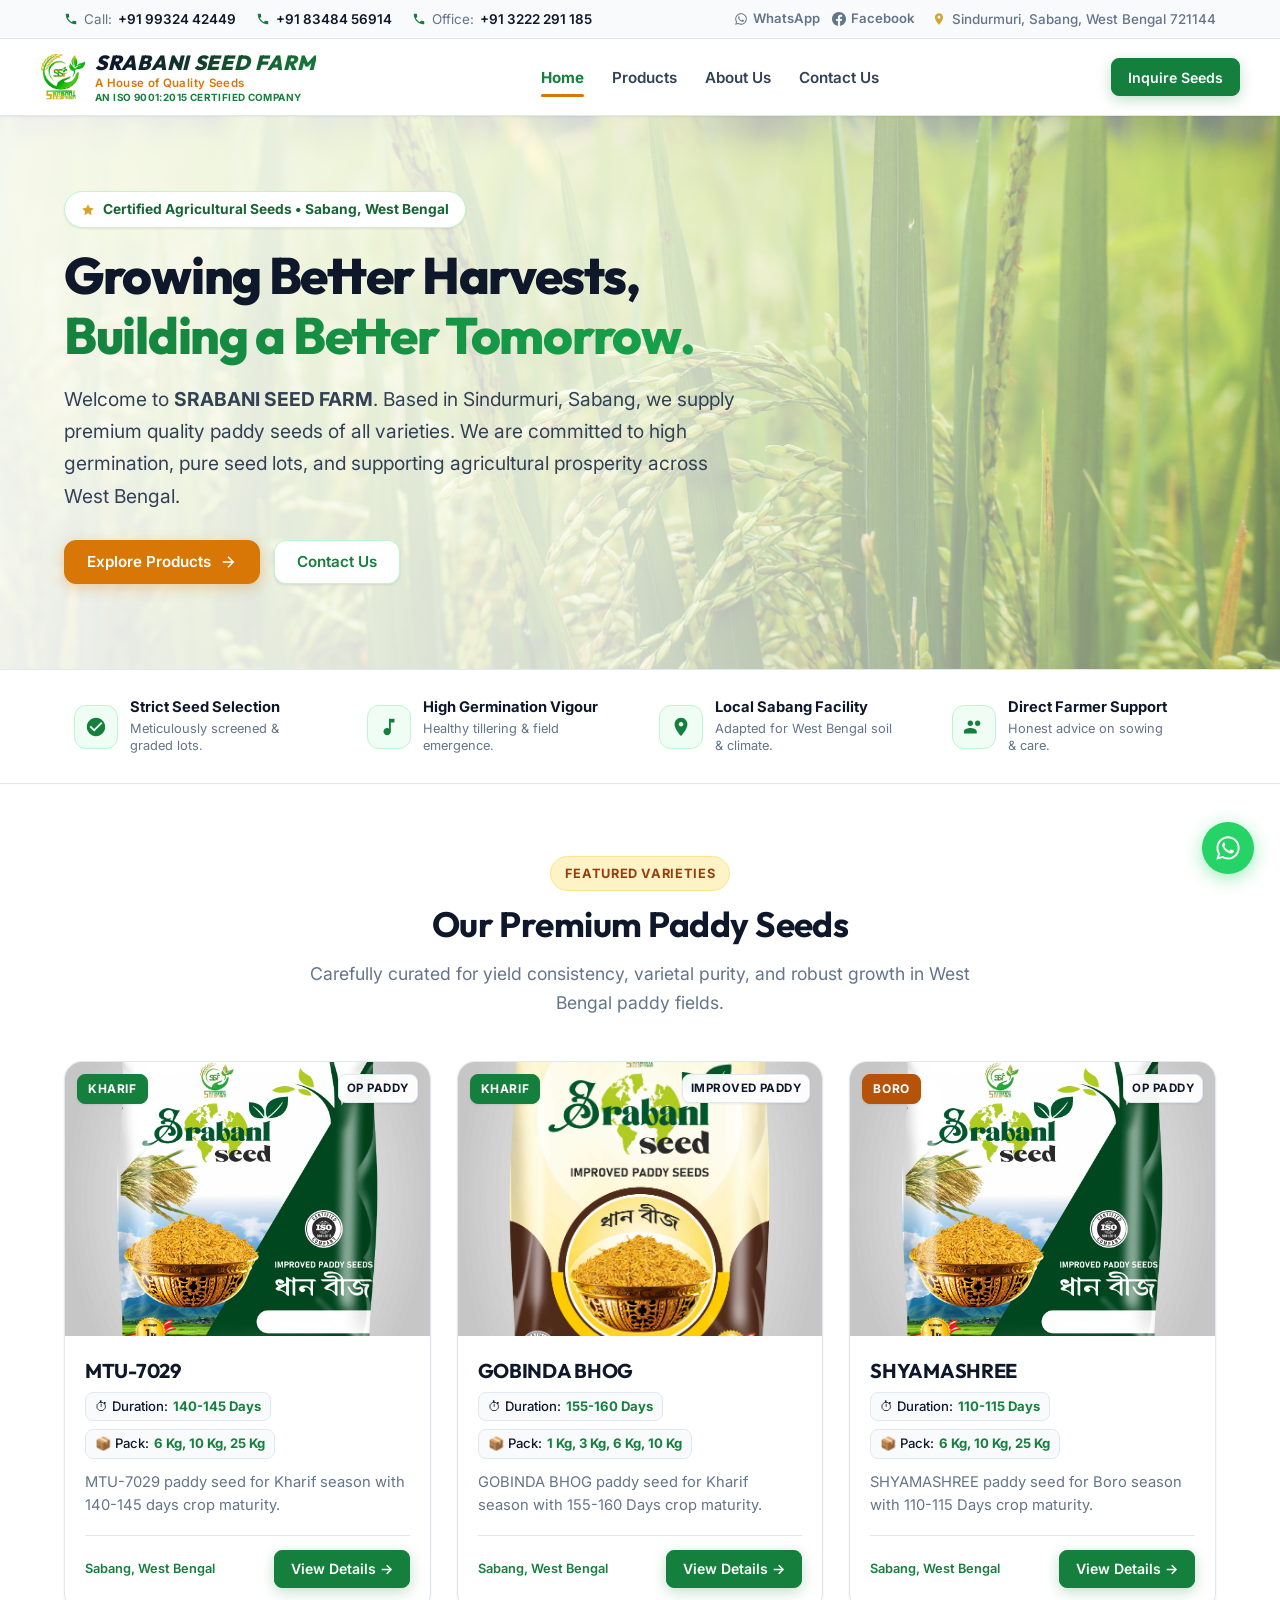
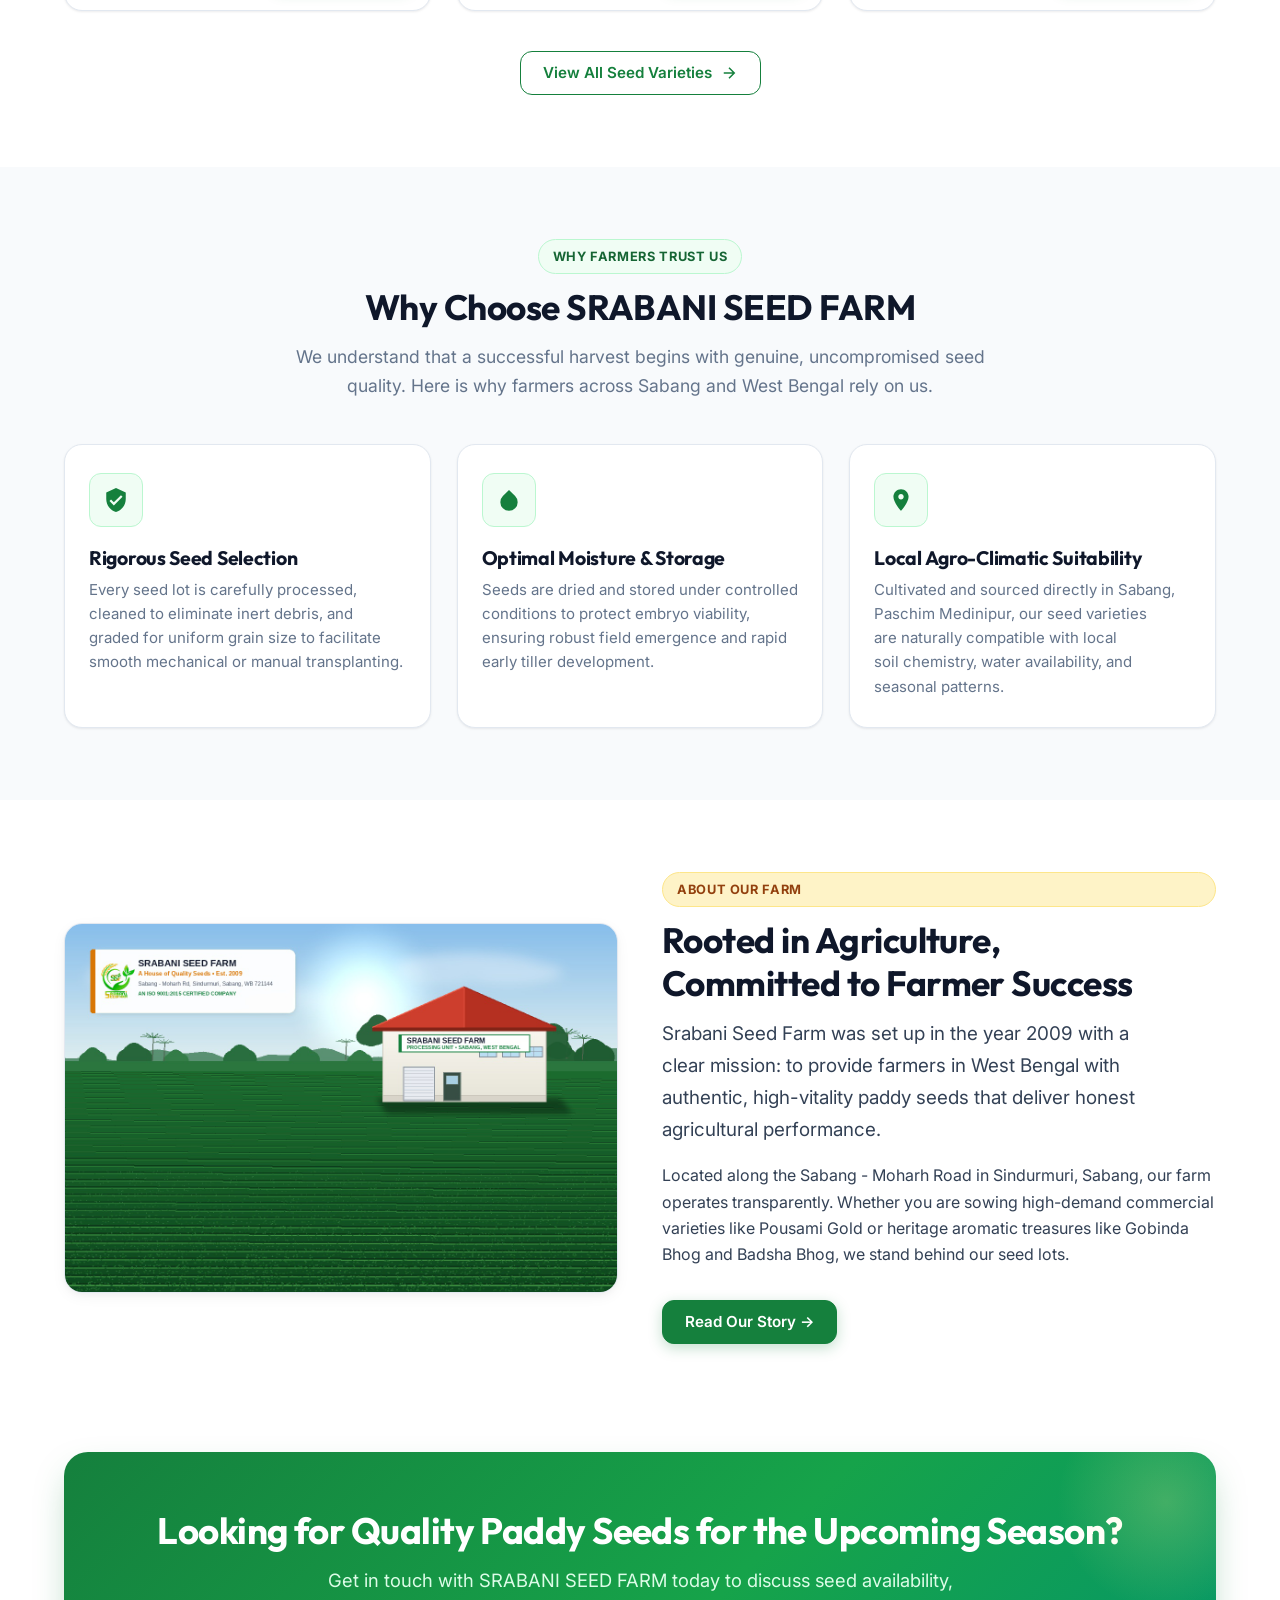
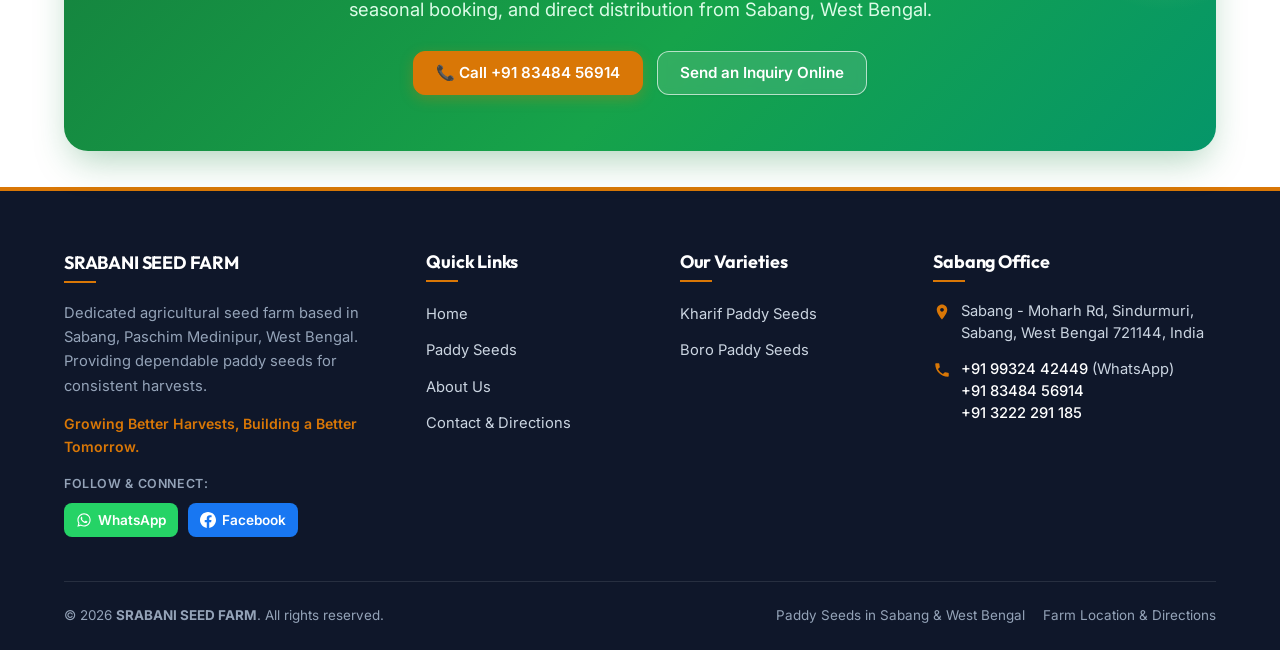
<file: index.html>
<!DOCTYPE html>
<html lang="en">
<head>
  <meta charset="UTF-8">
  <meta name="viewport" content="width=device-width, initial-scale=1.0">
  <title>SRABANI SEED FARM | Paddy Seeds in Sabang, West Bengal</title>
  <meta name="description" content="SRABANI SEED FARM offers quality paddy seeds, including Pousami Gold, Gobinda Bhog and Badsha Bhog in Sabang, West Bengal.">
  <meta name="keywords" content="Paddy seed supplier in Sabang, Paddy seeds in West Bengal, Agricultural seeds in Sabang, Rice seeds in West Bengal, SRABANI SEED FARM, Pousami Gold Paddy Seed, Gobinda Bhog Paddy Seed, Badsha Bhog Paddy Seed">
  <meta name="robots" content="index, follow">
  <link rel="canonical" href="https://srabaniseedfarm.com/">

  <!-- Open Graph / Facebook -->
  <meta property="og:type" content="website">
  <meta property="og:url" content="https://srabaniseedfarm.com/">
  <meta property="og:title" content="SRABANI SEED FARM | Paddy Seeds in Sabang, West Bengal">
  <meta property="og:description" content="SRABANI SEED FARM offers quality paddy seeds, including Pousami Gold, Gobinda Bhog and Badsha Bhog in Sabang, West Bengal.">
  <meta property="og:image" content="https://srabaniseedfarm.com/assets/images/logo.png">
  <meta property="og:site_name" content="SRABANI SEED FARM">

  <!-- Twitter Card -->
  <meta name="twitter:card" content="summary_large_image">
  <meta name="twitter:title" content="SRABANI SEED FARM | Paddy Seeds in Sabang, West Bengal">
  <meta name="twitter:description" content="SRABANI SEED FARM offers quality paddy seeds, including Pousami Gold, Gobinda Bhog and Badsha Bhog in Sabang, West Bengal.">
  <meta name="twitter:image" content="https://srabaniseedfarm.com/assets/images/logo.png">

  <!-- Favicon & Manifest -->
  <link rel="icon" href="favicon.ico" sizes="48x48">
  <link rel="icon" type="image/png" sizes="48x48" href="assets/images/favicon-48x48.png">
  <link rel="icon" type="image/png" sizes="192x192" href="assets/images/favicon-192x192.png">
  <link rel="apple-touch-icon" sizes="180x180" href="assets/images/apple-touch-icon.png">
  <link rel="manifest" href="manifest.webmanifest">
  <meta name="theme-color" content="#15803D">

  <!-- Stylesheets -->
  <link rel="stylesheet" href="assets/css/style.css">
  <link rel="stylesheet" href="assets/css/responsive.css">

  <!-- Google Fonts: Inter & Outfit with display=swap -->
  <link rel="preconnect" href="https://fonts.googleapis.com">
  <link rel="preconnect" href="https://fonts.gstatic.com" crossorigin>
  <link href="https://fonts.googleapis.com/css2?family=Inter:wght@400;500;600;700&family=Outfit:wght@600;700;800&display=swap" rel="stylesheet">

  <!-- JSON-LD Structured Data: Organization, LocalBusiness, WebSite -->
  <script type="application/ld+json">
  {
    "@context": "https://schema.org",
    "@graph": [
      {
        "@type": "Organization",
        "@id": "https://srabaniseedfarm.com/#organization",
        "name": "SRABANI SEED FARM",
        "url": "https://srabaniseedfarm.com/",
        "logo": "https://srabaniseedfarm.com/assets/images/logo.png",
        "contactPoint": [
          {
            "@type": "ContactPoint",
            "telephone": "+91-99324-42449",
            "contactType": "sales",
            "areaServed": "IN",
            "availableLanguage": ["en", "bn", "hi"]
          },
          {
            "@type": "ContactPoint",
            "telephone": "+91-83484-56914",
            "contactType": "sales",
            "areaServed": "IN",
            "availableLanguage": ["en", "bn", "hi"]
          },
          {
            "@type": "ContactPoint",
            "telephone": "+91-3222-291185",
            "contactType": "customer service",
            "areaServed": "IN"
          }
        ],
        "sameAs": [
          "https://www.facebook.com/share/1JAVYuC28b/"
        ]
      },
      {
        "@type": "LocalBusiness",
        "@id": "https://srabaniseedfarm.com/#localbusiness",
        "name": "SRABANI SEED FARM",
        "foundingDate": "2009",
        "image": "https://srabaniseedfarm.com/assets/images/about/about-farm.jpg",
        "url": "https://srabaniseedfarm.com/",
        "telephone": [
          "+91-99324-42449",
          "+91-83484-56914",
          "+91-3222-291185"
        ],
        "sameAs": [
          "https://www.facebook.com/share/1JAVYuC28b/"
        ],
        "address": {
          "@type": "PostalAddress",
          "streetAddress": "Sabang - Moharh Rd, Sindurmuri",
          "addressLocality": "Sabang",
          "addressRegion": "West Bengal",
          "postalCode": "721144",
          "addressCountry": "IN"
        },
        "geo": {
          "@type": "GeoCoordinates",
          "latitude": 22.176728,
          "longitude": 87.610644
        },
        "openingHoursSpecification": [
          {
            "@type": "OpeningHoursSpecification",
            "dayOfWeek": [
              "Monday",
              "Tuesday",
              "Wednesday",
              "Thursday",
              "Friday",
              "Saturday"
            ],
            "opens": "08:00",
            "closes": "18:00"
          },
          {
            "@type": "OpeningHoursSpecification",
            "dayOfWeek": "Sunday",
            "opens": "09:00",
            "closes": "14:00"
          }
        ],
        "hasMap": "https://maps.google.com/?cid=15769532588147766035"
      },
      {
        "@type": "WebSite",
        "@id": "https://srabaniseedfarm.com/#website",
        "url": "https://srabaniseedfarm.com/",
        "name": "SRABANI SEED FARM",
        "publisher": {
          "@id": "https://srabaniseedfarm.com/#organization"
        }
      }
    ]
  }
  </script>
</head>
<body>
  <!-- Skip Link for Accessibility -->
  <a href="#mainContent" class="skip-link">Skip to main content</a>

  <!-- Top Utility Bar -->
  <aside class="top-bar" aria-label="Quick contact and location info">
    <div class="container top-bar-inner">
      <ul class="top-info-list">
        <li class="top-info-item">
          <svg viewBox="0 0 24 24"><path d="M6.62 10.79a15.053 15.053 0 006.59 6.59l2.2-2.2c.27-.27.67-.36 1.02-.24 1.12.37 2.33.57 3.57.57.55 0 1 .45 1 1V20c0 .55-.45 1-1 1-9.39 0-17-7.61-17-17 0-.55.45-1 1-1h3.5c.55 0 1 .45 1 1 0 1.25.2 2.45.57 3.57.11.35.03.74-.25 1.02l-2.2 2.2z"/></svg>
          <span>Call:</span>
          <a href="tel:+919932442449" class="top-info-link">+91 99324 42449</a>
        </li>
        <li class="top-info-item">
          <svg viewBox="0 0 24 24"><path d="M6.62 10.79a15.053 15.053 0 006.59 6.59l2.2-2.2c.27-.27.67-.36 1.02-.24 1.12.37 2.33.57 3.57.57.55 0 1 .45 1 1V20c0 .55-.45 1-1 1-9.39 0-17-7.61-17-17 0-.55.45-1 1-1h3.5c.55 0 1 .45 1 1 0 1.25.2 2.45.57 3.57.11.35.03.74-.25 1.02l-2.2 2.2z"/></svg>
          <a href="tel:+918348456914" class="top-info-link">+91 83484 56914</a>
        </li>
        <li class="top-info-item">
          <svg viewBox="0 0 24 24"><path d="M20 15.5c-1.25 0-2.45-.2-3.57-.57a1.02 1.02 0 00-1.02.24l-2.2 2.2a15.053 15.053 0 01-6.59-6.59l2.2-2.2c.28-.28.36-.67.25-1.02A11.36 11.36 0 018.5 4c0-.55-.45-1-1-1H4c-.55 0-1 .45-1 1 0 9.39 7.61 17 17 17 .55 0 1-.45 1-1v-3.5c0-.55-.45-1-1-1z"/></svg>
          <span>Office:</span>
          <a href="tel:+913222291185" class="top-info-link">+91 3222 291 185</a>
        </li>
      </ul>
      <div class="top-bar-right">
        <div class="top-social-links">
          <a href="https://wa.me/919932442449" class="top-social-link top-whatsapp-link" target="_blank" rel="noopener noreferrer" aria-label="Chat on WhatsApp" title="WhatsApp: +91 99324 42449">
            <svg viewBox="0 0 24 24"><path d="M12.04 2C6.58 2 2.13 6.45 2.13 11.91C2.13 13.66 2.59 15.36 3.45 16.86L2.05 22L7.3 20.62C8.75 21.41 10.38 21.83 12.04 21.83C17.5 21.83 21.95 17.38 21.95 11.92C21.95 9.27 20.92 6.78 19.05 4.91C17.18 3.04 14.69 2 12.04 2M12.05 3.67C14.25 3.67 16.31 4.53 17.87 6.09C19.42 7.65 20.28 9.72 20.28 11.92C20.28 16.46 16.58 20.15 12.04 20.15C10.56 20.15 9.11 19.76 7.85 19L7.55 18.83L4.43 19.65L5.26 16.61L5.06 16.29C4.24 15 3.8 13.47 3.8 11.91C3.81 7.37 7.5 3.67 12.05 3.67M8.53 7.33C8.37 7.33 8.1 7.39 7.87 7.64C7.65 7.89 7 8.5 7 9.71C7 10.93 7.89 12.1 8.01 12.27C8.14 12.44 9.76 14.94 12.25 16C12.84 16.27 13.3 16.42 13.66 16.53C14.25 16.72 14.79 16.69 15.22 16.63C15.7 16.56 16.68 16.03 16.89 15.45C17.1 14.87 17.1 14.38 17.04 14.27C16.97 14.17 16.81 14.11 16.56 13.99C16.32 13.86 15.12 13.27 14.9 13.19C14.67 13.1 14.51 13.06 14.35 13.31C14.19 13.55 13.73 14.11 13.58 14.27C13.44 14.44 13.3 14.46 13.06 14.34C12.82 14.21 11.8 13.88 10.6 12.81C9.65 11.97 9.02 10.92 8.89 10.68C8.77 10.43 8.88 10.31 9 10.19C9.11 10.08 9.24 9.91 9.36 9.77C9.48 9.63 9.53 9.53 9.61 9.36C9.69 9.2 9.65 9.06 9.59 8.94C9.53 8.82 9.08 7.67 8.87 7.21C8.68 6.74 8.5 6.82 8.35 6.82C8.21 6.81 8.06 6.81 7.9 6.81L8.53 7.33Z"/></svg>
            <span>WhatsApp</span>
          </a>
          <a href="https://www.facebook.com/share/1JAVYuC28b/" class="top-social-link top-facebook-link" target="_blank" rel="noopener noreferrer" aria-label="Visit Facebook page" title="Facebook">
            <svg viewBox="0 0 24 24"><path d="M24 12.073c0-6.627-5.373-12-12-12s-12 5.373-12 12c0 5.99 4.388 10.954 10.125 11.854v-8.385H7.078v-3.47h3.047V9.43c0-3.007 1.792-4.669 4.533-4.669 1.312 0 2.686.235 2.686.235v2.953H15.83c-1.491 0-1.956.925-1.956 1.874v2.25h3.328l-.532 3.47h-2.796v8.385C19.612 23.027 24 18.062 24 12.073z"/></svg>
            <span>Facebook</span>
          </a>
        </div>
        <div class="top-location-badge">
          <svg width="14" height="14" viewBox="0 0 24 24" fill="#D6A52C"><path d="M12 2C8.13 2 5 5.13 5 9c0 5.25 7 13 7 13s7-7.75 7-13c0-3.87-3.13-7-7-7zm0 9.5c-1.38 0-2.5-1.12-2.5-2.5s1.12-2.5 2.5-2.5 2.5 1.12 2.5 2.5-1.12 2.5-2.5 2.5z"/></svg>
          <span>Sindurmuri, Sabang, West Bengal 721144</span>
        </div>
      </div>
    </div>
  </aside>

  <!-- Main Sticky Header -->
  <header class="site-header">
    <div class="container navbar">
      <a href="index.html" class="brand-link" aria-label="SRABANI SEED FARM Homepage">
        <img src="assets/images/logo.png" alt="SRABANI SEED FARM – Agricultural Seeds" class="brand-logo-img" width="48" height="48">
        <div class="brand-text">
          <span class="brand-title">SRABANI SEED FARM</span>
          <span class="brand-tagline">A House of Quality Seeds</span>
          <span class="brand-cert">AN ISO 9001:2015 CERTIFIED COMPANY</span>
        </div>
      </a>

      <!-- Desktop Navigation Menu -->
      <nav aria-label="Main Navigation">
        <ul class="nav-menu">
          <li><a href="index.html" class="nav-link active">Home</a></li>
          <li><a href="products.html" class="nav-link">Products</a></li>
          <li><a href="about.html" class="nav-link">About Us</a></li>
          <li><a href="contact.html" class="nav-link">Contact Us</a></li>
        </ul>
      </nav>

      <!-- Desktop Contact Button -->
      <a href="contact.html" class="btn btn-sm btn-primary nav-cta-btn">Inquire Seeds</a>

      <!-- Mobile Action & Hamburger -->
      <div class="mobile-header-actions">
        <a href="tel:+918348456914" class="mobile-call-pill" aria-label="Call SRABANI SEED FARM directly">
          <svg viewBox="0 0 24 24"><path d="M6.62 10.79a15.053 15.053 0 006.59 6.59l2.2-2.2c.27-.27.67-.36 1.02-.24 1.12.37 2.33.57 3.57.57.55 0 1 .45 1 1V20c0 .55-.45 1-1 1-9.39 0-17-7.61-17-17 0-.55.45-1 1-1h3.5c.55 0 1 .45 1 1 0 1.25.2 2.45.57 3.57.11.35.03.74-.25 1.02l-2.2 2.2z"/></svg>
          <span>Call</span>
        </a>
        <button type="button" class="mobile-nav-toggle" aria-label="Open mobile navigation menu" aria-expanded="false">
          <svg viewBox="0 0 24 24"><line x1="3" y1="6" x2="21" y2="6"></line><line x1="3" y1="12" x2="21" y2="12"></line><line x1="3" y1="18" x2="21" y2="18"></line></svg>
        </button>
      </div>
    </div>
  </header>

  <!-- Mobile Drawer Menu -->
  <div class="mobile-drawer" role="dialog" aria-modal="true" aria-label="Mobile Navigation Drawer">
    <div class="mobile-drawer-header">
      <a href="index.html" class="brand-link" aria-label="SRABANI SEED FARM Homepage">
        <img src="assets/images/logo.png" alt="SRABANI SEED FARM" class="brand-logo-img" width="40" height="40">
        <div class="brand-text">
          <span class="brand-title">SRABANI SEED FARM</span>
          <span class="brand-tagline">A House of Quality Seeds</span>
          <span class="brand-cert">AN ISO 9001:2015 CERTIFIED COMPANY</span>
        </div>
      </a>
      <button type="button" class="mobile-drawer-close" aria-label="Close navigation menu">&times;</button>
    </div>
    <ul class="mobile-nav-list">
      <li><a href="index.html" class="mobile-nav-link active">Home</a></li>
      <li><a href="products.html" class="mobile-nav-link">Products</a></li>
      <li><a href="about.html" class="mobile-nav-link">About Us</a></li>
      <li><a href="contact.html" class="mobile-nav-link">Contact Us</a></li>
    </ul>
    <div class="mobile-drawer-contact">
      <p style="font-size: 0.85rem; color: #525252; margin-bottom: 8px;"><strong>Farm Address:</strong><br>Sabang - Moharh Rd, Sindurmuri, Sabang, WB 721144</p>
      <a href="tel:+919932442449" class="btn btn-sm btn-primary btn-block" style="margin-bottom: 8px;">📞 Call +91 99324 42449</a>
      <a href="tel:+918348456914" class="btn btn-sm btn-outline-green btn-block" style="margin-bottom: 8px;">📞 Call +91 83484 56914</a>
      <a href="https://wa.me/919932442449" target="_blank" rel="noopener noreferrer" class="btn btn-sm btn-whatsapp btn-block" style="margin-bottom: 8px;">💬 Chat on WhatsApp</a>
      <a href="https://www.facebook.com/share/1JAVYuC28b/" target="_blank" rel="noopener noreferrer" class="btn btn-sm btn-facebook btn-block">🌐 Visit Facebook Page</a>
    </div>
  </div>
  <div class="mobile-drawer-overlay"></div>

  <!-- Main Content -->
  <main id="mainContent">
    <!-- Hero Section -->
    <section class="hero-section" aria-labelledby="heroTitle">
      <div class="container">
        <div class="hero-content">
          <div class="hero-pill">
            <svg width="14" height="14" viewBox="0 0 24 24" fill="#D6A52C"><path d="M12 2L15.09 8.26L22 9.27L17 14.14L18.18 21.02L12 17.77L5.82 21.02L7 14.14L2 9.27L8.91 8.26L12 2Z"/></svg>
            <span>Certified Agricultural Seeds • Sabang, West Bengal</span>
          </div>
          <h1 id="heroTitle" class="hero-title">
            Growing Better Harvests, <span class="highlight-gold">Building a Better Tomorrow.</span>
          </h1>
          <p class="hero-description">
            Welcome to <strong>SRABANI SEED FARM</strong>. Based in Sindurmuri, Sabang, we supply premium quality paddy seeds of all varieties. We are committed to high germination, pure seed lots, and supporting agricultural prosperity across West Bengal.
          </p>
          <div class="hero-actions">
            <a href="products.html" class="btn btn-golden">
              Explore Products
              <svg width="18" height="18" viewBox="0 0 24 24" fill="none" stroke="currentColor" stroke-width="2"><path d="M5 12h14M12 5l7 7-7 7"/></svg>
            </a>
            <a href="contact.html" class="btn btn-outline">
              Contact Us
            </a>
          </div>
        </div>
      </div>
    </section>

    <!-- Trust Highlights Strip -->
    <section class="hero-highlights-strip" aria-label="Core Quality Highlights">
      <div class="container">
        <div class="highlights-grid">
          <div class="highlight-item">
            <div class="highlight-icon-box">
              <svg viewBox="0 0 24 24"><path d="M12 2C6.48 2 2 6.48 2 12s4.48 10 10 10 10-4.48 10-10S17.52 2 12 2zm-2 15l-5-5 1.41-1.41L10 14.17l7.59-7.59L19 8l-9 9z"/></svg>
            </div>
            <div>
              <div class="highlight-title">Strict Seed Selection</div>
              <p class="highlight-desc">Meticulously screened & graded lots.</p>
            </div>
          </div>
          <div class="highlight-item">
            <div class="highlight-icon-box">
              <svg viewBox="0 0 24 24"><path d="M12 3v10.55c-.59-.34-1.27-.55-2-.55-2.21 0-4 1.79-4 4s1.79 4 4 4 4-1.79 4-4V7h4V3h-6z"/></svg>
            </div>
            <div>
              <div class="highlight-title">High Germination Vigour</div>
              <p class="highlight-desc">Healthy tillering & field emergence.</p>
            </div>
          </div>
          <div class="highlight-item">
            <div class="highlight-icon-box">
              <svg viewBox="0 0 24 24"><path d="M12 2C8.13 2 5 5.13 5 9c0 5.25 7 13 7 13s7-7.75 7-13c0-3.87-3.13-7-7-7zm0 9.5c-1.38 0-2.5-1.12-2.5-2.5s1.12-2.5 2.5-2.5 2.5 1.12 2.5 2.5-1.12 2.5-2.5 2.5z"/></svg>
            </div>
            <div>
              <div class="highlight-title">Local Sabang Facility</div>
              <p class="highlight-desc">Adapted for West Bengal soil & climate.</p>
            </div>
          </div>
          <div class="highlight-item">
            <div class="highlight-icon-box">
              <svg viewBox="0 0 24 24"><path d="M16 11c1.66 0 2.99-1.34 2.99-3S17.66 5 16 5s-3 1.34-3 3 1.34 3 3 3zm-8 0c1.66 0 2.99-1.34 2.99-3S9.66 5 8 5 5 6.34 5 8s1.34 3 3 3zm0 2c-2.33 0-7 1.17-7 3.5V19h14v-2.5c0-2.33-4.67-3.5-7-3.5z"/></svg>
            </div>
            <div>
              <div class="highlight-title">Direct Farmer Support</div>
              <p class="highlight-desc">Honest advice on sowing & care.</p>
            </div>
          </div>
        </div>
      </div>
    </section>

    <!-- Featured Products Section -->
    <section class="section" aria-labelledby="featuredHeading">
      <div class="container">
        <div class="section-heading-wrap">
          <span class="pill-badge pill-badge-gold">Featured Varieties</span>
          <h2 id="featuredHeading" class="section-title">Our Premium Paddy Seeds</h2>
          <p class="section-desc">
            Carefully curated for yield consistency, varietal purity, and robust growth in West Bengal paddy fields.
          </p>
        </div>

        <div id="featuredProductsGrid" class="products-grid">
          <article class="product-card" data-slug="mtu-7029">
            <div class="product-card-img-wrap">
              <a href="products.html#mtu-7029" tabindex="-1" aria-hidden="true">
                <img src="assets/images/products/seed_packet_7.jpeg" alt="MTU-7029 Nilanjana Dhanaraj Paddy Seed packet at SRABANI SEED FARM" class="product-card-img fallbackable" loading="lazy" width="400" height="300">
              </a>
              <span class="product-card-badge product-badge-kharif">Kharif</span>
              <span class="product-type-pill">OP Paddy</span>
            </div>
            <div class="product-card-body">
              <h3 class="product-card-title">
                <a href="products.html#mtu-7029">MTU-7029 / NILANJANA / DHANARAJ</a>
              </h3>
              <div class="product-meta-row">
                <span class="product-meta-chip">⏱ Duration: <strong>140-145 Days</strong></span>
                <span class="product-meta-chip">📦 Pack: <strong>6, 10, 25 Kg</strong></span>
              </div>
              <p class="product-card-desc">High-yielding Kharif paddy seed lot thoroughly graded for uniform crop emergence.</p>
              <div class="product-card-footer">
                <span class="product-origin-label">Sabang, West Bengal</span>
                <a href="products.html#mtu-7029" class="btn btn-sm btn-primary" aria-label="View details for MTU-7029 paddy seeds">View Details &rarr;</a>
              </div>
            </div>
          </article>

          <article class="product-card" data-slug="gobinda-bhog">
            <div class="product-card-img-wrap">
              <a href="products.html#gobinda-bhog" tabindex="-1" aria-hidden="true">
                <img src="assets/images/products/seed_packet_1.jpeg" alt="Gobinda Bhog Paddy Seed packet at SRABANI SEED FARM" class="product-card-img fallbackable" loading="lazy" width="400" height="300">
              </a>
              <span class="product-card-badge product-badge-kharif">Kharif</span>
              <span class="product-type-pill">Improved Paddy</span>
            </div>
            <div class="product-card-body">
              <h3 class="product-card-title">
                <a href="products.html#gobinda-bhog">GOBINDA BHOG</a>
              </h3>
              <div class="product-meta-row">
                <span class="product-meta-chip">⏱ Duration: <strong>155-160 Days</strong></span>
                <span class="product-meta-chip">📦 Pack: <strong>1, 3, 6, 10 Kg</strong></span>
              </div>
              <p class="product-card-desc">Heritage aromatic short-grain paddy seed carefully dried and graded for pure seed lots.</p>
              <div class="product-card-footer">
                <span class="product-origin-label">Sabang, West Bengal</span>
                <a href="products.html#gobinda-bhog" class="btn btn-sm btn-primary" aria-label="View details for Gobinda Bhog paddy seeds">View Details &rarr;</a>
              </div>
            </div>
          </article>

          <article class="product-card" data-slug="shyamashree-boro">
            <div class="product-card-img-wrap">
              <a href="products.html#shyamashree-boro" tabindex="-1" aria-hidden="true">
                <img src="assets/images/products/seed_packet_2.jpeg" alt="Shyamashree Boro Paddy Seed packet at SRABANI SEED FARM" class="product-card-img fallbackable" loading="lazy" width="400" height="300">
              </a>
              <span class="product-card-badge product-badge-boro">Boro</span>
              <span class="product-type-pill">OP Paddy</span>
            </div>
            <div class="product-card-body">
              <h3 class="product-card-title">
                <a href="products.html#shyamashree-boro">SHYAMASHREE</a>
              </h3>
              <div class="product-meta-row">
                <span class="product-meta-chip">⏱ Duration: <strong>110-115 Days</strong></span>
                <span class="product-meta-chip">📦 Pack: <strong>6, 10, 25 Kg</strong></span>
              </div>
              <p class="product-card-desc">Fast-maturing high-vitality Boro season paddy variety for dependable harvests.</p>
              <div class="product-card-footer">
                <span class="product-origin-label">Sabang, West Bengal</span>
                <a href="products.html#shyamashree-boro" class="btn btn-sm btn-primary" aria-label="View details for Shyamashree Boro paddy seeds">View Details &rarr;</a>
              </div>
            </div>
          </article>
        </div>

        <div style="text-align: center; margin-top: 40px;">
          <a href="products.html" class="btn btn-outline-green">
            View All Seed Varieties
            <svg width="18" height="18" viewBox="0 0 24 24" fill="none" stroke="currentColor" stroke-width="2"><path d="M5 12h14M12 5l7 7-7 7"/></svg>
          </a>
        </div>
      </div>
    </section>

    <section class="section section-bg-alt" aria-labelledby="whyChooseHeading">
      <div class="container">
        <div class="section-heading-wrap">
          <span class="pill-badge">Why Farmers Trust Us</span>
          <h2 id="whyChooseHeading" class="section-title">Why Choose SRABANI SEED FARM</h2>
          <p class="section-desc">
            We understand that a successful harvest begins with genuine, uncompromised seed quality. Here is why farmers across Sabang and West Bengal rely on us.
          </p>
        </div>

        <div class="feature-cards-grid">
          <div class="feature-card">
            <div class="feature-card-icon">
              <svg viewBox="0 0 24 24"><path d="M12 1L3 5v6c0 5.55 3.84 10.74 9 12 5.16-1.26 9-6.45 9-12V5l-9-4zm-2 16l-4-4 1.41-1.41L10 14.17l6.59-6.59L18 9l-8 8z"/></svg>
            </div>
            <h3 class="feature-card-title">Rigorous Seed Selection</h3>
            <p class="feature-card-text">
              Every seed lot is carefully processed, cleaned to eliminate inert debris, and graded for uniform grain size to facilitate smooth mechanical or manual transplanting.
            </p>
          </div>

          <div class="feature-card">
            <div class="feature-card-icon">
              <svg viewBox="0 0 24 24"><path d="M12 2.69l5.66 5.66a8 8 0 1 1-11.31 0z"/></svg>
            </div>
            <h3 class="feature-card-title">Optimal Moisture & Storage</h3>
            <p class="feature-card-text">
              Seeds are dried and stored under controlled conditions to protect embryo viability, ensuring robust field emergence and rapid early tiller development.
            </p>
          </div>

          <div class="feature-card">
            <div class="feature-card-icon">
              <svg viewBox="0 0 24 24"><path d="M12 2C8.13 2 5 5.13 5 9c0 5.25 7 13 7 13s7-7.75 7-13c0-3.87-3.13-7-7-7zm0 9.5c-1.38 0-2.5-1.12-2.5-2.5s1.12-2.5 2.5-2.5 2.5 1.12 2.5 2.5-1.12 2.5-2.5 2.5z"/></svg>
            </div>
            <h3 class="feature-card-title">Local Agro-Climatic Suitability</h3>
            <p class="feature-card-text">
              Cultivated and sourced directly in Sabang, Paschim Medinipur, our seed varieties are naturally compatible with local soil chemistry, water availability, and seasonal patterns.
            </p>
          </div>
        </div>
      </div>
    </section>

    <!-- About Us Preview Section -->
    <section class="section" aria-labelledby="aboutPreviewHeading">
      <div class="container">
        <div class="about-intro-grid">
          <div class="about-img-box">
            <img src="assets/images/about/about-farm.jpg" alt="SRABANI SEED FARM facility and paddy fields in Sabang, West Bengal" loading="lazy" width="600" height="400">
          </div>
          <div class="about-text-content">
            <span class="pill-badge pill-badge-gold">About Our Farm</span>
            <h2 id="aboutPreviewHeading" class="section-title">Rooted in Agriculture, Committed to Farmer Success</h2>
            <p class="lead">
              Srabani Seed Farm was set up in the year 2009 with a clear mission: to provide farmers in West Bengal with authentic, high-vitality paddy seeds that deliver honest agricultural performance.
            </p>
            <p>
              Located along the Sabang - Moharh Road in Sindurmuri, Sabang, our farm operates transparently. Whether you are sowing high-demand commercial varieties like Pousami Gold or heritage aromatic treasures like Gobinda Bhog and Badsha Bhog, we stand behind our seed lots.
            </p>
            <div style="margin-top: 16px;">
              <a href="about.html" class="btn btn-primary">
                Read Our Story &rarr;
              </a>
            </div>
          </div>
        </div>
      </div>
    </section>

    <!-- CTA Section -->
    <section class="container" aria-label="Order and Inquiries Call to Action">
      <div class="cta-banner">
        <h2 class="cta-title">Looking for Quality Paddy Seeds for the Upcoming Season?</h2>
        <p class="cta-desc">
          Get in touch with SRABANI SEED FARM today to discuss seed availability, seasonal booking, and direct distribution from Sabang, West Bengal.
        </p>
        <div class="cta-actions">
          <a href="tel:+918348456914" class="btn btn-golden">
            📞 Call +91 83484 56914
          </a>
          <a href="contact.html" class="btn btn-outline">
            Send an Inquiry Online
          </a>
        </div>
      </div>
    </section>
  </main>

  <!-- Footer -->
  <footer class="site-footer">
    <div class="container">
      <div class="footer-grid">
        <!-- Col 1: Brand Info -->
        <div>
          <h3 class="footer-col-title">SRABANI SEED FARM</h3>
          <p class="footer-about-text">
            Dedicated agricultural seed farm based in Sabang, Paschim Medinipur, West Bengal. Providing dependable paddy seeds for consistent harvests.
          </p>
          <div style="color: var(--golden); font-size: 0.88rem; font-weight: 600; margin-bottom: 12px;">
            Growing Better Harvests, Building a Better Tomorrow.
          </div>
          <div class="footer-social-wrap">
            <span class="footer-social-title">Follow &amp; Connect:</span>
            <div class="footer-social-links">
              <a href="https://wa.me/919932442449" class="footer-social-btn footer-whatsapp-btn" target="_blank" rel="noopener noreferrer" aria-label="Chat on WhatsApp">
                <svg viewBox="0 0 24 24"><path d="M12.04 2C6.58 2 2.13 6.45 2.13 11.91C2.13 13.66 2.59 15.36 3.45 16.86L2.05 22L7.3 20.62C8.75 21.41 10.38 21.83 12.04 21.83C17.5 21.83 21.95 17.38 21.95 11.92C21.95 9.27 20.92 6.78 19.05 4.91C17.18 3.04 14.69 2 12.04 2M12.05 3.67C14.25 3.67 16.31 4.53 17.87 6.09C19.42 7.65 20.28 9.72 20.28 11.92C20.28 16.46 16.58 20.15 12.04 20.15C10.56 20.15 9.11 19.76 7.85 19L7.55 18.83L4.43 19.65L5.26 16.61L5.06 16.29C4.24 15 3.8 13.47 3.8 11.91C3.81 7.37 7.5 3.67 12.05 3.67M8.53 7.33C8.37 7.33 8.1 7.39 7.87 7.64C7.65 7.89 7 8.5 7 9.71C7 10.93 7.89 12.1 8.01 12.27C8.14 12.44 9.76 14.94 12.25 16C12.84 16.27 13.3 16.42 13.66 16.53C14.25 16.72 14.79 16.69 15.22 16.63C15.7 16.56 16.68 16.03 16.89 15.45C17.1 14.87 17.1 14.38 17.04 14.27C16.97 14.17 16.81 14.11 16.56 13.99C16.32 13.86 15.12 13.27 14.9 13.19C14.67 13.1 14.51 13.06 14.35 13.31C14.19 13.55 13.73 14.11 13.58 14.27C13.44 14.44 13.3 14.46 13.06 14.34C12.82 14.21 11.8 13.88 10.6 12.81C9.65 11.97 9.02 10.92 8.89 10.68C8.77 10.43 8.88 10.31 9 10.19C9.11 10.08 9.24 9.91 9.36 9.77C9.48 9.63 9.53 9.53 9.61 9.36C9.69 9.2 9.65 9.06 9.59 8.94C9.53 8.82 9.08 7.67 8.87 7.21C8.68 6.74 8.5 6.82 8.35 6.82C8.21 6.81 8.06 6.81 7.9 6.81L8.53 7.33Z"/></svg>
                <span>WhatsApp</span>
              </a>
              <a href="https://www.facebook.com/share/1JAVYuC28b/" class="footer-social-btn footer-facebook-btn" target="_blank" rel="noopener noreferrer" aria-label="Visit Facebook page">
                <svg viewBox="0 0 24 24"><path d="M24 12.073c0-6.627-5.373-12-12-12s-12 5.373-12 12c0 5.99 4.388 10.954 10.125 11.854v-8.385H7.078v-3.47h3.047V9.43c0-3.007 1.792-4.669 4.533-4.669 1.312 0 2.686.235 2.686.235v2.953H15.83c-1.491 0-1.956.925-1.956 1.874v2.25h3.328l-.532 3.47h-2.796v8.385C19.612 23.027 24 18.062 24 12.073z"/></svg>
                <span>Facebook</span>
              </a>
            </div>
          </div>
        </div>

        <!-- Col 2: Quick Links -->
        <div>
          <h4 class="footer-col-title">Quick Links</h4>
          <ul class="footer-links-list">
            <li><a href="index.html" class="footer-link">Home</a></li>
            <li><a href="products.html" class="footer-link">Paddy Seeds</a></li>
            <li><a href="about.html" class="footer-link">About Us</a></li>
            <li><a href="contact.html" class="footer-link">Contact & Directions</a></li>
          </ul>
        </div>

        <!-- Col 3: Seed Varieties -->
        <div>
          <h4 class="footer-col-title">Our Varieties</h4>
          <ul class="footer-links-list">
            <li><a href="products.html#kharif" class="footer-link">Kharif Paddy Seeds</a></li>
            <li><a href="products.html#boro" class="footer-link">Boro Paddy Seeds</a></li>
          </ul>
        </div>

        <!-- Col 4: Contact & Location -->
        <div>
          <h4 class="footer-col-title">Sabang Office</h4>
          <ul class="footer-contact-list">
            <li class="footer-contact-item">
              <svg viewBox="0 0 24 24"><path d="M12 2C8.13 2 5 5.13 5 9c0 5.25 7 13 7 13s7-7.75 7-13c0-3.87-3.13-7-7-7zm0 9.5c-1.38 0-2.5-1.12-2.5-2.5s1.12-2.5 2.5-2.5 2.5 1.12 2.5 2.5-1.12 2.5-2.5 2.5z"/></svg>
              <span>Sabang - Moharh Rd, Sindurmuri, Sabang, West Bengal 721144, India</span>
            </li>
            <li class="footer-contact-item">
              <svg viewBox="0 0 24 24"><path d="M6.62 10.79a15.053 15.053 0 006.59 6.59l2.2-2.2c.27-.27.67-.36 1.02-.24 1.12.37 2.33.57 3.57.57.55 0 1 .45 1 1V20c0 .55-.45 1-1 1-9.39 0-17-7.61-17-17 0-.55.45-1 1-1h3.5c.55 0 1 .45 1 1 0 1.25.2 2.45.57 3.57.11.35.03.74-.25 1.02l-2.2 2.2z"/></svg>
              <div>
                <a href="tel:+919932442449">+91 99324 42449</a> (WhatsApp)<br>
                <a href="tel:+918348456914">+91 83484 56914</a><br>
                <a href="tel:+913222291185">+91 3222 291 185</a>
              </div>
            </li>
          </ul>
        </div>
      </div>

      <!-- Bottom Bar -->
      <div class="footer-bottom">
        <div>
          &copy; <span class="current-year">2026</span> <strong>SRABANI SEED FARM</strong>. All rights reserved.
        </div>
        <div class="footer-bottom-links">
          <span>Paddy Seeds in Sabang &amp; West Bengal</span>
          <a href="contact.html">Farm Location &amp; Directions</a>
        </div>
      </div>
    </div>
  </footer>

  <!-- Floating Mobile Quick Contact Bar -->
  <aside class="floating-contact-bar" aria-label="Mobile quick actions">
    <div class="floating-contact-inner">
      <a href="tel:+919932442449" class="btn btn-sm btn-primary">
        📞 Call
      </a>
      <a href="https://wa.me/919932442449" class="btn btn-sm btn-whatsapp" target="_blank" rel="noopener noreferrer">
        💬 WhatsApp
      </a>
      <a href="contact.html" class="btn btn-sm btn-golden">
        ✉ Inquire
      </a>
    </div>
  </aside>

  <!-- Floating Desktop/Mobile WhatsApp Button -->
  <a href="https://wa.me/919932442449" class="floating-whatsapp-btn" target="_blank" rel="noopener noreferrer" aria-label="Chat with SRABANI SEED FARM on WhatsApp" title="Chat on WhatsApp: +91 99324 42449">
    <svg viewBox="0 0 24 24"><path d="M12.04 2C6.58 2 2.13 6.45 2.13 11.91C2.13 13.66 2.59 15.36 3.45 16.86L2.05 22L7.3 20.62C8.75 21.41 10.38 21.83 12.04 21.83C17.5 21.83 21.95 17.38 21.95 11.92C21.95 9.27 20.92 6.78 19.05 4.91C17.18 3.04 14.69 2 12.04 2M12.05 3.67C14.25 3.67 16.31 4.53 17.87 6.09C19.42 7.65 20.28 9.72 20.28 11.92C20.28 16.46 16.58 20.15 12.04 20.15C10.56 20.15 9.11 19.76 7.85 19L7.55 18.83L4.43 19.65L5.26 16.61L5.06 16.29C4.24 15 3.8 13.47 3.8 11.91C3.81 7.37 7.5 3.67 12.05 3.67M8.53 7.33C8.37 7.33 8.1 7.39 7.87 7.64C7.65 7.89 7 8.5 7 9.71C7 10.93 7.89 12.1 8.01 12.27C8.14 12.44 9.76 14.94 12.25 16C12.84 16.27 13.3 16.42 13.66 16.53C14.25 16.72 14.79 16.69 15.22 16.63C15.7 16.56 16.68 16.03 16.89 15.45C17.1 14.87 17.1 14.38 17.04 14.27C16.97 14.17 16.81 14.11 16.56 13.99C16.32 13.86 15.12 13.27 14.9 13.19C14.67 13.1 14.51 13.06 14.35 13.31C14.19 13.55 13.73 14.11 13.58 14.27C13.44 14.44 13.3 14.46 13.06 14.34C12.82 14.21 11.8 13.88 10.6 12.81C9.65 11.97 9.02 10.92 8.89 10.68C8.77 10.43 8.88 10.31 9 10.19C9.11 10.08 9.24 9.91 9.36 9.77C9.48 9.63 9.53 9.53 9.61 9.36C9.69 9.2 9.65 9.06 9.59 8.94C9.53 8.82 9.08 7.67 8.87 7.21C8.68 6.74 8.5 6.82 8.35 6.82C8.21 6.81 8.06 6.81 7.9 6.81L8.53 7.33Z"/></svg>
  </a>

  <!-- JavaScript -->
  <script src="assets/js/main.js" defer></script>
  <script src="assets/js/products.js" defer></script>
  <script src="assets/js/seo.js" defer></script>
</body>
</html>
</file>
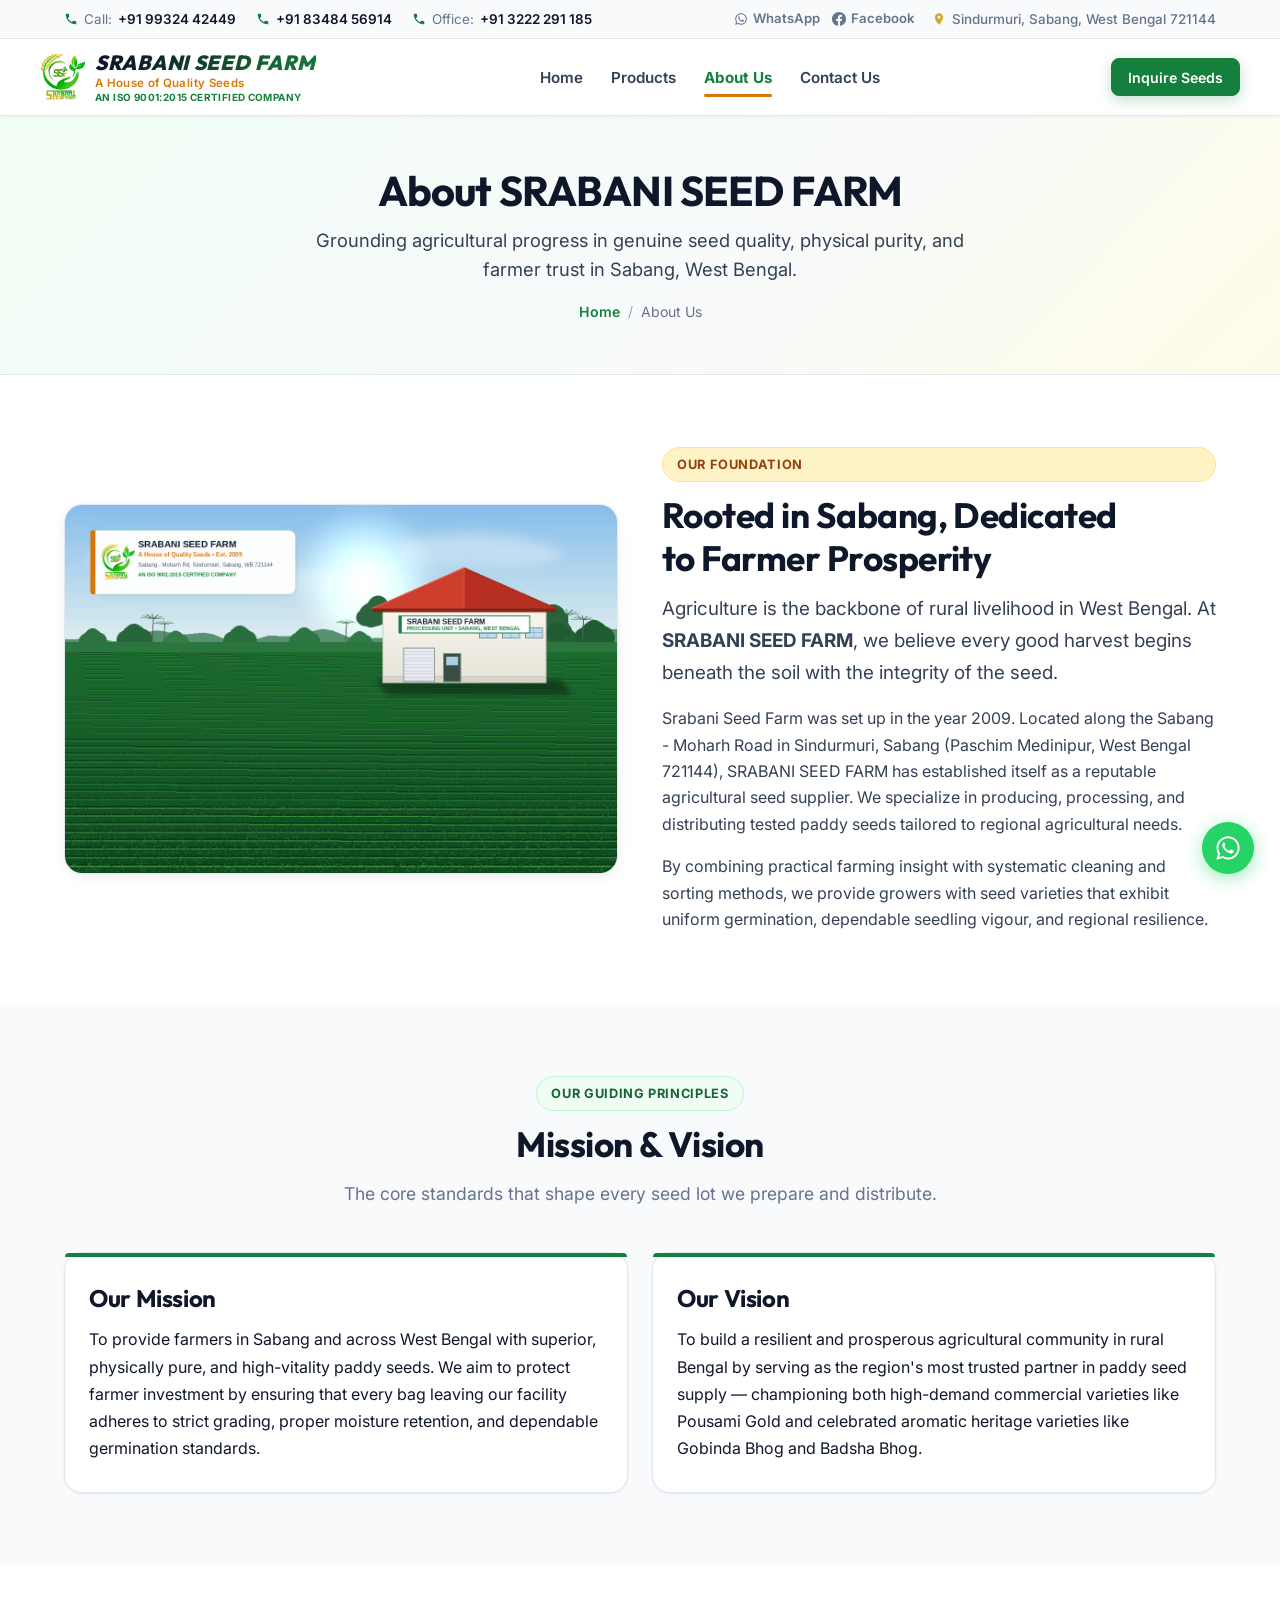
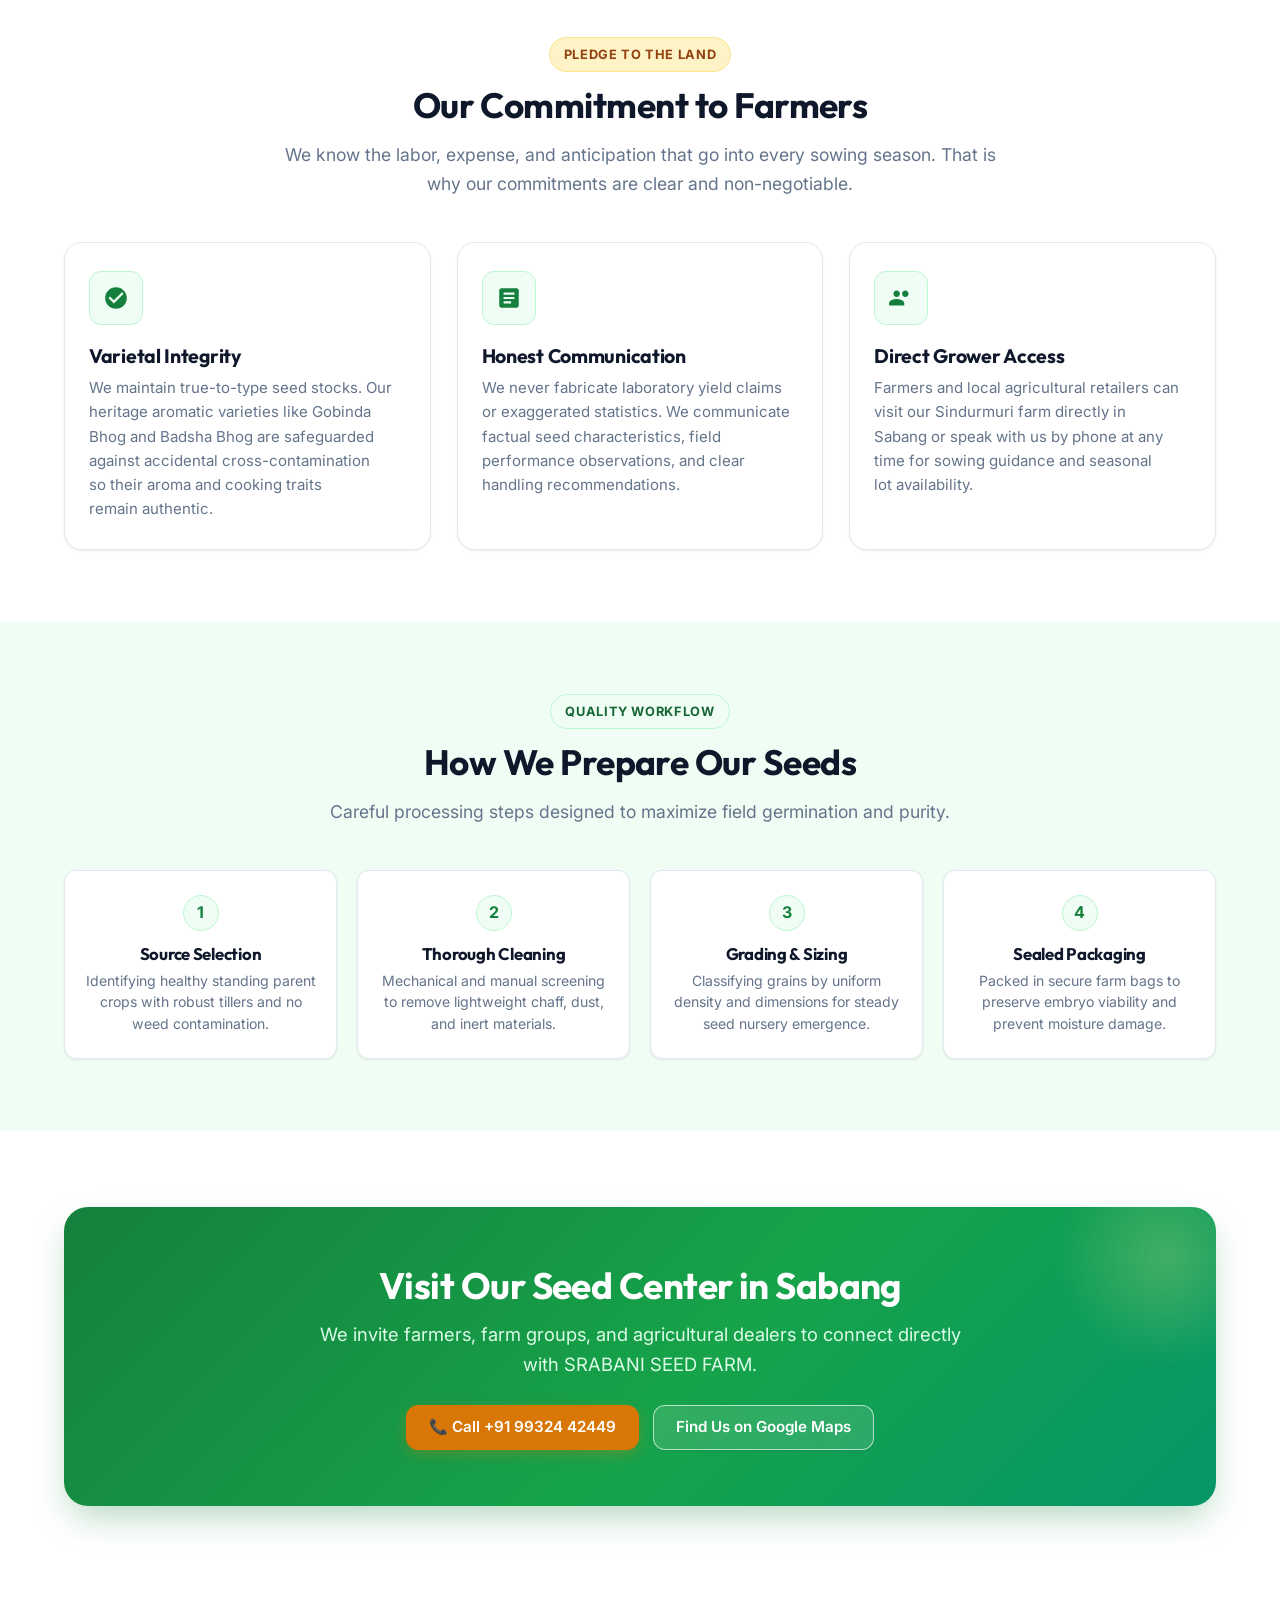
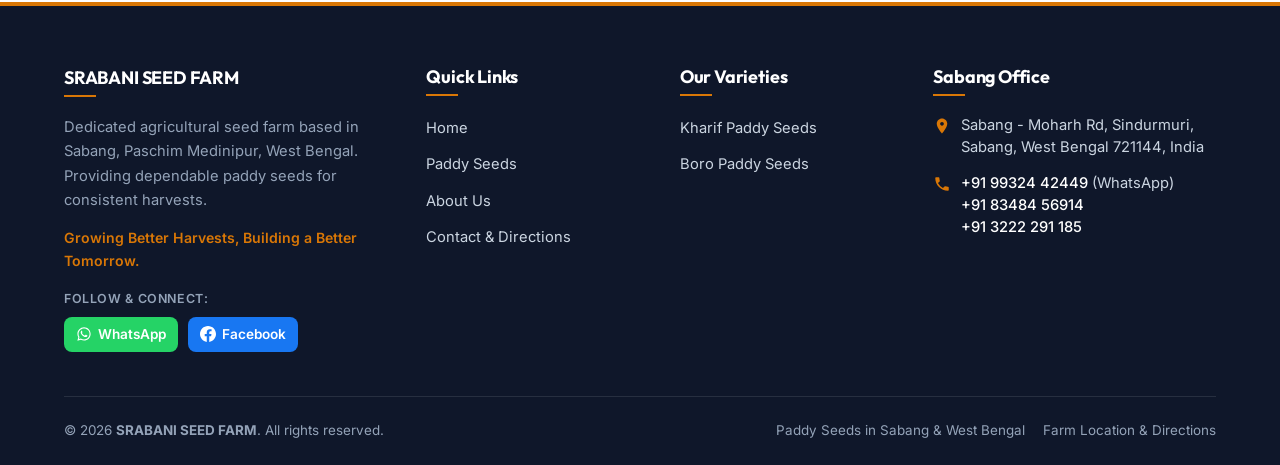
<file: about.html>
<!DOCTYPE html>
<html lang="en">
<head>
  <meta charset="UTF-8">
  <meta name="viewport" content="width=device-width, initial-scale=1.0">
  <title>About SRABANI SEED FARM | Agricultural Seed Business</title>
  <meta name="description" content="Learn about SRABANI SEED FARM in Sabang, West Bengal. Discover our agricultural roots, commitment to seed purity, mission, and dedication to farmer prosperity.">
  <meta name="keywords" content="About SRABANI SEED FARM, seed farm Sabang, agricultural seeds West Bengal, paddy seed producers Sabang, rice seed farm West Bengal">
  <meta name="robots" content="index, follow">
  <link rel="canonical" href="https://srabaniseedfarm.com/about.html">

  <!-- Open Graph -->
  <meta property="og:type" content="website">
  <meta property="og:url" content="https://srabaniseedfarm.com/about.html">
  <meta property="og:title" content="About SRABANI SEED FARM | Agricultural Seed Business">
  <meta property="og:description" content="Dedicated to agricultural excellence, high physical purity, and supporting farmers across West Bengal with quality paddy seeds.">
  <meta property="og:image" content="https://srabaniseedfarm.com/assets/images/about/about-farm.jpg">
  <meta property="og:site_name" content="SRABANI SEED FARM">

  <!-- Twitter Card -->
  <meta name="twitter:card" content="summary_large_image">
  <meta name="twitter:title" content="About SRABANI SEED FARM | Agricultural Seed Business">
  <meta name="twitter:description" content="Dedicated to agricultural excellence, high physical purity, and supporting farmers across West Bengal with quality paddy seeds.">
  <meta name="twitter:image" content="https://srabaniseedfarm.com/assets/images/about/about-farm.jpg">

  <!-- Favicon & Manifest -->
  <link rel="icon" href="favicon.ico" sizes="48x48">
  <link rel="icon" type="image/png" sizes="48x48" href="assets/images/favicon-48x48.png">
  <link rel="icon" type="image/png" sizes="192x192" href="assets/images/favicon-192x192.png">
  <link rel="apple-touch-icon" sizes="180x180" href="assets/images/apple-touch-icon.png">
  <link rel="manifest" href="manifest.webmanifest">
  <meta name="theme-color" content="#15803D">

  <!-- Stylesheets -->
  <link rel="stylesheet" href="assets/css/style.css">
  <link rel="stylesheet" href="assets/css/responsive.css">

  <!-- Google Fonts -->
  <link rel="preconnect" href="https://fonts.googleapis.com">
  <link rel="preconnect" href="https://fonts.gstatic.com" crossorigin>
  <link href="https://fonts.googleapis.com/css2?family=Inter:wght@400;500;600;700&family=Outfit:wght@600;700;800&display=swap" rel="stylesheet">

  <!-- JSON-LD Structured Data: Breadcrumb & AboutPage -->
  <script type="application/ld+json">
  {
    "@context": "https://schema.org",
    "@graph": [
      {
        "@type": "BreadcrumbList",
        "itemListElement": [
          {
            "@type": "ListItem",
            "position": 1,
            "name": "Home",
            "item": "https://srabaniseedfarm.com/"
          },
          {
            "@type": "ListItem",
            "position": 2,
            "name": "About Us",
            "item": "https://srabaniseedfarm.com/about.html"
          }
        ]
      },
      {
        "@type": "AboutPage",
        "name": "About SRABANI SEED FARM",
        "description": "Information regarding the mission, vision, and farmer commitments of SRABANI SEED FARM located in Sabang, Paschim Medinipur, West Bengal.",
        "url": "https://srabaniseedfarm.com/about.html",
        "mainEntity": {
          "@type": "Organization",
          "name": "SRABANI SEED FARM",
          "url": "https://srabaniseedfarm.com/",
          "foundingDate": "2009",
          "address": {
            "@type": "PostalAddress",
            "streetAddress": "Sabang - Moharh Rd, Sindurmuri",
            "addressLocality": "Sabang",
            "addressRegion": "West Bengal",
            "postalCode": "721144",
            "addressCountry": "IN"
          }
        }
      }
    ]
  }
  </script>
</head>
<body>
  <!-- Skip Link -->
  <a href="#mainContent" class="skip-link">Skip to main content</a>

  <!-- Top Utility Bar -->
  <aside class="top-bar" aria-label="Quick contact and location info">
    <div class="container top-bar-inner">
      <ul class="top-info-list">
        <li class="top-info-item">
          <svg viewBox="0 0 24 24"><path d="M6.62 10.79a15.053 15.053 0 006.59 6.59l2.2-2.2c.27-.27.67-.36 1.02-.24 1.12.37 2.33.57 3.57.57.55 0 1 .45 1 1V20c0 .55-.45 1-1 1-9.39 0-17-7.61-17-17 0-.55.45-1 1-1h3.5c.55 0 1 .45 1 1 0 1.25.2 2.45.57 3.57.11.35.03.74-.25 1.02l-2.2 2.2z"/></svg>
          <span>Call:</span>
          <a href="tel:+919932442449" class="top-info-link">+91 99324 42449</a>
        </li>
        <li class="top-info-item">
          <svg viewBox="0 0 24 24"><path d="M6.62 10.79a15.053 15.053 0 006.59 6.59l2.2-2.2c.27-.27.67-.36 1.02-.24 1.12.37 2.33.57 3.57.57.55 0 1 .45 1 1V20c0 .55-.45 1-1 1-9.39 0-17-7.61-17-17 0-.55.45-1 1-1h3.5c.55 0 1 .45 1 1 0 1.25.2 2.45.57 3.57.11.35.03.74-.25 1.02l-2.2 2.2z"/></svg>
          <a href="tel:+918348456914" class="top-info-link">+91 83484 56914</a>
        </li>
        <li class="top-info-item">
          <svg viewBox="0 0 24 24"><path d="M20 15.5c-1.25 0-2.45-.2-3.57-.57a1.02 1.02 0 00-1.02.24l-2.2 2.2a15.053 15.053 0 01-6.59-6.59l2.2-2.2c.28-.28.36-.67.25-1.02A11.36 11.36 0 018.5 4c0-.55-.45-1-1-1H4c-.55 0-1 .45-1 1 0 9.39 7.61 17 17 17 .55 0 1-.45 1-1v-3.5c0-.55-.45-1-1-1z"/></svg>
          <span>Office:</span>
          <a href="tel:+913222291185" class="top-info-link">+91 3222 291 185</a>
        </li>
      </ul>
      <div class="top-bar-right">
        <div class="top-social-links">
          <a href="https://wa.me/919932442449" class="top-social-link top-whatsapp-link" target="_blank" rel="noopener noreferrer" aria-label="Chat on WhatsApp" title="WhatsApp: +91 99324 42449">
            <svg viewBox="0 0 24 24"><path d="M12.04 2C6.58 2 2.13 6.45 2.13 11.91C2.13 13.66 2.59 15.36 3.45 16.86L2.05 22L7.3 20.62C8.75 21.41 10.38 21.83 12.04 21.83C17.5 21.83 21.95 17.38 21.95 11.92C21.95 9.27 20.92 6.78 19.05 4.91C17.18 3.04 14.69 2 12.04 2M12.05 3.67C14.25 3.67 16.31 4.53 17.87 6.09C19.42 7.65 20.28 9.72 20.28 11.92C20.28 16.46 16.58 20.15 12.04 20.15C10.56 20.15 9.11 19.76 7.85 19L7.55 18.83L4.43 19.65L5.26 16.61L5.06 16.29C4.24 15 3.8 13.47 3.8 11.91C3.81 7.37 7.5 3.67 12.05 3.67M8.53 7.33C8.37 7.33 8.1 7.39 7.87 7.64C7.65 7.89 7 8.5 7 9.71C7 10.93 7.89 12.1 8.01 12.27C8.14 12.44 9.76 14.94 12.25 16C12.84 16.27 13.3 16.42 13.66 16.53C14.25 16.72 14.79 16.69 15.22 16.63C15.7 16.56 16.68 16.03 16.89 15.45C17.1 14.87 17.1 14.38 17.04 14.27C16.97 14.17 16.81 14.11 16.56 13.99C16.32 13.86 15.12 13.27 14.9 13.19C14.67 13.1 14.51 13.06 14.35 13.31C14.19 13.55 13.73 14.11 13.58 14.27C13.44 14.44 13.3 14.46 13.06 14.34C12.82 14.21 11.8 13.88 10.6 12.81C9.65 11.97 9.02 10.92 8.89 10.68C8.77 10.43 8.88 10.31 9 10.19C9.11 10.08 9.24 9.91 9.36 9.77C9.48 9.63 9.53 9.53 9.61 9.36C9.69 9.2 9.65 9.06 9.59 8.94C9.53 8.82 9.08 7.67 8.87 7.21C8.68 6.74 8.5 6.82 8.35 6.82C8.21 6.81 8.06 6.81 7.9 6.81L8.53 7.33Z"/></svg>
            <span>WhatsApp</span>
          </a>
          <a href="https://www.facebook.com/share/1JAVYuC28b/" class="top-social-link top-facebook-link" target="_blank" rel="noopener noreferrer" aria-label="Visit Facebook page" title="Facebook">
            <svg viewBox="0 0 24 24"><path d="M24 12.073c0-6.627-5.373-12-12-12s-12 5.373-12 12c0 5.99 4.388 10.954 10.125 11.854v-8.385H7.078v-3.47h3.047V9.43c0-3.007 1.792-4.669 4.533-4.669 1.312 0 2.686.235 2.686.235v2.953H15.83c-1.491 0-1.956.925-1.956 1.874v2.25h3.328l-.532 3.47h-2.796v8.385C19.612 23.027 24 18.062 24 12.073z"/></svg>
            <span>Facebook</span>
          </a>
        </div>
        <div class="top-location-badge">
          <svg width="14" height="14" viewBox="0 0 24 24" fill="#D6A52C"><path d="M12 2C8.13 2 5 5.13 5 9c0 5.25 7 13 7 13s7-7.75 7-13c0-3.87-3.13-7-7-7zm0 9.5c-1.38 0-2.5-1.12-2.5-2.5s1.12-2.5 2.5-2.5 2.5 1.12 2.5 2.5-1.12 2.5-2.5 2.5z"/></svg>
          <span>Sindurmuri, Sabang, West Bengal 721144</span>
        </div>
      </div>
    </div>
  </aside>

  <!-- Main Header -->
  <header class="site-header">
    <div class="container navbar">
      <a href="index.html" class="brand-link" aria-label="SRABANI SEED FARM Homepage">
        <img src="assets/images/logo.png" alt="SRABANI SEED FARM – Agricultural Seeds" class="brand-logo-img" width="48" height="48">
        <div class="brand-text">
          <span class="brand-title">SRABANI SEED FARM</span>
          <span class="brand-tagline">A House of Quality Seeds</span>
          <span class="brand-cert">AN ISO 9001:2015 CERTIFIED COMPANY</span>
        </div>
      </a>
      <nav aria-label="Main Navigation">
        <ul class="nav-menu">
          <li><a href="index.html" class="nav-link">Home</a></li>
          <li><a href="products.html" class="nav-link">Products</a></li>
          <li><a href="about.html" class="nav-link active">About Us</a></li>
          <li><a href="contact.html" class="nav-link">Contact Us</a></li>
        </ul>
      </nav>
      <a href="contact.html" class="btn btn-sm btn-primary nav-cta-btn">Inquire Seeds</a>
      <!-- Mobile Action & Hamburger -->
      <div class="mobile-header-actions">
        <a href="tel:+918348456914" class="mobile-call-pill" aria-label="Call SRABANI SEED FARM directly">
          <svg viewBox="0 0 24 24"><path d="M6.62 10.79a15.053 15.053 0 006.59 6.59l2.2-2.2c.27-.27.67-.36 1.02-.24 1.12.37 2.33.57 3.57.57.55 0 1 .45 1 1V20c0 .55-.45 1-1 1-9.39 0-17-7.61-17-17 0-.55.45-1 1-1h3.5c.55 0 1 .45 1 1 0 1.25.2 2.45.57 3.57.11.35.03.74-.25 1.02l-2.2 2.2z"/></svg>
          <span>Call</span>
        </a>
        <button type="button" class="mobile-nav-toggle" aria-label="Open mobile navigation menu" aria-expanded="false">
          <svg viewBox="0 0 24 24"><line x1="3" y1="6" x2="21" y2="6"></line><line x1="3" y1="12" x2="21" y2="12"></line><line x1="3" y1="18" x2="21" y2="18"></line></svg>
        </button>
      </div>
    </div>
  </header>

  <!-- Mobile Drawer -->
  <div class="mobile-drawer" role="dialog" aria-modal="true" aria-label="Mobile Navigation Drawer">
    <div class="mobile-drawer-header">
      <a href="index.html" class="brand-link" aria-label="SRABANI SEED FARM Homepage">
        <img src="assets/images/logo.png" alt="SRABANI SEED FARM" class="brand-logo-img" width="40" height="40">
        <div class="brand-text">
          <span class="brand-title">SRABANI SEED FARM</span>
          <span class="brand-tagline">A House of Quality Seeds</span>
          <span class="brand-cert">AN ISO 9001:2015 CERTIFIED COMPANY</span>
        </div>
      </a>
      <button type="button" class="mobile-drawer-close" aria-label="Close navigation menu">&times;</button>
    </div>
    <ul class="mobile-nav-list">
      <li><a href="index.html" class="mobile-nav-link">Home</a></li>
      <li><a href="products.html" class="mobile-nav-link">Products</a></li>
      <li><a href="about.html" class="mobile-nav-link active">About Us</a></li>
      <li><a href="contact.html" class="mobile-nav-link">Contact Us</a></li>
    </ul>
    <div class="mobile-drawer-contact">
      <p style="font-size: 0.85rem; color: #525252; margin-bottom: 8px;"><strong>Farm Address:</strong><br>Sabang - Moharh Rd, Sindurmuri, Sabang, WB 721144</p>
      <a href="tel:+919932442449" class="btn btn-sm btn-primary btn-block" style="margin-bottom: 8px;">📞 Call +91 99324 42449</a>
      <a href="tel:+918348456914" class="btn btn-sm btn-outline-green btn-block" style="margin-bottom: 8px;">📞 Call +91 83484 56914</a>
      <a href="https://wa.me/919932442449" target="_blank" rel="noopener noreferrer" class="btn btn-sm btn-whatsapp btn-block" style="margin-bottom: 8px;">💬 Chat on WhatsApp</a>
      <a href="https://www.facebook.com/share/1JAVYuC28b/" target="_blank" rel="noopener noreferrer" class="btn btn-sm btn-facebook btn-block">🌐 Visit Facebook Page</a>
    </div>
  </div>
  <div class="mobile-drawer-overlay"></div>

  <!-- Page Banner -->
  <section class="page-header">
    <div class="container">
      <h1 class="page-header-title">About SRABANI SEED FARM</h1>
      <p class="page-header-subtitle">
        Grounding agricultural progress in genuine seed quality, physical purity, and farmer trust in Sabang, West Bengal.
      </p>
      <nav class="breadcrumb-nav" aria-label="Breadcrumb">
        <a href="index.html">Home</a>
        <span class="breadcrumb-separator">/</span>
        <span aria-current="page">About Us</span>
      </nav>
    </div>
  </section>

  <!-- Main Content -->
  <main id="mainContent">
    <!-- Story & Facility Intro -->
    <section class="section">
      <div class="container">
        <div class="about-intro-grid">
          <div class="about-img-box">
            <img src="assets/images/about/about-farm.jpg" alt="SRABANI SEED FARM operations center and paddy fields" width="600" height="400">
          </div>
          <div class="about-text-content">
            <span class="pill-badge pill-badge-gold">Our Foundation</span>
            <h2 class="section-title">Rooted in Sabang, Dedicated to Farmer Prosperity</h2>
            <p class="lead">
              Agriculture is the backbone of rural livelihood in West Bengal. At <strong>SRABANI SEED FARM</strong>, we believe every good harvest begins beneath the soil with the integrity of the seed.
            </p>
            <p>
              Srabani Seed Farm was set up in the year 2009. Located along the Sabang - Moharh Road in Sindurmuri, Sabang (Paschim Medinipur, West Bengal 721144), SRABANI SEED FARM has established itself as a reputable agricultural seed supplier. We specialize in producing, processing, and distributing tested paddy seeds tailored to regional agricultural needs.
            </p>
            <p>
              By combining practical farming insight with systematic cleaning and sorting methods, we provide growers with seed varieties that exhibit uniform germination, dependable seedling vigour, and regional resilience.
            </p>
          </div>
        </div>
      </div>
    </section>

    <!-- Mission & Vision Cards -->
    <section class="section section-bg-alt">
      <div class="container">
        <div class="section-heading-wrap">
          <span class="pill-badge">Our Guiding Principles</span>
          <h2 class="section-title">Mission &amp; Vision</h2>
          <p class="section-desc">The core standards that shape every seed lot we prepare and distribute.</p>
        </div>

        <div class="mission-vision-grid">
          <div class="mission-card">
            <h3 style="font-size: 1.5rem; margin-bottom: 12px; color: var(--dark-green);">Our Mission</h3>
            <p style="color: var(--dark-text); line-height: 1.7;">
              To provide farmers in Sabang and across West Bengal with superior, physically pure, and high-vitality paddy seeds. We aim to protect farmer investment by ensuring that every bag leaving our facility adheres to strict grading, proper moisture retention, and dependable germination standards.
            </p>
          </div>

          <div class="mission-card">
            <h3 style="font-size: 1.5rem; margin-bottom: 12px; color: var(--dark-green);">Our Vision</h3>
            <p style="color: var(--dark-text); line-height: 1.7;">
              To build a resilient and prosperous agricultural community in rural Bengal by serving as the region's most trusted partner in paddy seed supply — championing both high-demand commercial varieties like Pousami Gold and celebrated aromatic heritage varieties like Gobinda Bhog and Badsha Bhog.
            </p>
          </div>
        </div>
      </div>
    </section>

    <!-- Our Commitment to Farmers -->
    <section class="section">
      <div class="container">
        <div class="section-heading-wrap">
          <span class="pill-badge pill-badge-gold">Pledge to the Land</span>
          <h2 class="section-title">Our Commitment to Farmers</h2>
          <p class="section-desc">
            We know the labor, expense, and anticipation that go into every sowing season. That is why our commitments are clear and non-negotiable.
          </p>
        </div>

        <div class="feature-cards-grid">
          <div class="feature-card">
            <div class="feature-card-icon">
              <svg viewBox="0 0 24 24"><path d="M12 2C6.48 2 2 6.48 2 12s4.48 10 10 10 10-4.48 10-10S17.52 2 12 2zm-2 15l-5-5 1.41-1.41L10 14.17l7.59-7.59L19 8l-9 9z"/></svg>
            </div>
            <h3 class="feature-card-title">Varietal Integrity</h3>
            <p class="feature-card-text">
              We maintain true-to-type seed stocks. Our heritage aromatic varieties like Gobinda Bhog and Badsha Bhog are safeguarded against accidental cross-contamination so their aroma and cooking traits remain authentic.
            </p>
          </div>

          <div class="feature-card">
            <div class="feature-card-icon">
              <svg viewBox="0 0 24 24"><path d="M19 3H5c-1.1 0-2 .9-2 2v14c0 1.1.9 2 2 2h14c1.1 0 2-.9 2-2V5c0-1.1-.9-2-2-2zm-5 14H7v-2h7v2zm3-4H7v-2h10v2zm0-4H7V7h10v2z"/></svg>
            </div>
            <h3 class="feature-card-title">Honest Communication</h3>
            <p class="feature-card-text">
              We never fabricate laboratory yield claims or exaggerated statistics. We communicate factual seed characteristics, field performance observations, and clear handling recommendations.
            </p>
          </div>

          <div class="feature-card">
            <div class="feature-card-icon">
              <svg viewBox="0 0 24 24"><path d="M16 11c1.66 0 2.99-1.34 2.99-3S17.66 5 16 5s-3 1.34-3 3 1.34 3 3 3zm-8 0c1.66 0 2.99-1.34 2.99-3S9.66 5 8 5 5 6.34 5 8s1.34 3 3 3zm0 2c-2.33 0-7 1.17-7 3.5V19h14v-2.5c0-2.33-4.67-3.5-7-3.5z"/></svg>
            </div>
            <h3 class="feature-card-title">Direct Grower Access</h3>
            <p class="feature-card-text">
              Farmers and local agricultural retailers can visit our Sindurmuri farm directly in Sabang or speak with us by phone at any time for sowing guidance and seasonal lot availability.
            </p>
          </div>
        </div>
      </div>
    </section>

    <!-- Seed Processing Steps -->
    <section class="section section-bg-cream">
      <div class="container">
        <div class="section-heading-wrap">
          <span class="pill-badge">Quality Workflow</span>
          <h2 class="section-title">How We Prepare Our Seeds</h2>
          <p class="section-desc">Careful processing steps designed to maximize field germination and purity.</p>
        </div>

        <div class="process-steps-grid">
          <div class="step-card">
            <div class="step-number">1</div>
            <h3 class="step-title">Source Selection</h3>
            <p class="step-desc">Identifying healthy standing parent crops with robust tillers and no weed contamination.</p>
          </div>
          <div class="step-card">
            <div class="step-number">2</div>
            <h3 class="step-title">Thorough Cleaning</h3>
            <p class="step-desc">Mechanical and manual screening to remove lightweight chaff, dust, and inert materials.</p>
          </div>
          <div class="step-card">
            <div class="step-number">3</div>
            <h3 class="step-title">Grading &amp; Sizing</h3>
            <p class="step-desc">Classifying grains by uniform density and dimensions for steady seed nursery emergence.</p>
          </div>
          <div class="step-card">
            <div class="step-number">4</div>
            <h3 class="step-title">Sealed Packaging</h3>
            <p class="step-desc">Packed in secure farm bags to preserve embryo viability and prevent moisture damage.</p>
          </div>
        </div>
      </div>
    </section>

    <!-- CTA Section -->
    <section class="container" style="padding-top: 40px; padding-bottom: 60px;">
      <div class="cta-banner">
        <h2 class="cta-title">Visit Our Seed Center in Sabang</h2>
        <p class="cta-desc">
          We invite farmers, farm groups, and agricultural dealers to connect directly with SRABANI SEED FARM.
        </p>
        <div class="cta-actions">
          <a href="tel:+919932442449" class="btn btn-golden">📞 Call +91 99324 42449</a>
          <a href="contact.html" class="btn btn-outline">Find Us on Google Maps</a>
        </div>
      </div>
    </section>
  </main>

  <!-- Footer -->
  <footer class="site-footer">
    <div class="container">
      <div class="footer-grid">
        <div>
          <h3 class="footer-col-title">SRABANI SEED FARM</h3>
          <p class="footer-about-text">
            Dedicated agricultural seed farm based in Sabang, Paschim Medinipur, West Bengal. Providing dependable paddy seeds for consistent harvests.
          </p>
          <div style="color: var(--golden); font-size: 0.88rem; font-weight: 600; margin-bottom: 12px;">
            Growing Better Harvests, Building a Better Tomorrow.
          </div>
          <div class="footer-social-wrap">
            <span class="footer-social-title">Follow &amp; Connect:</span>
            <div class="footer-social-links">
              <a href="https://wa.me/919932442449" class="footer-social-btn footer-whatsapp-btn" target="_blank" rel="noopener noreferrer" aria-label="Chat on WhatsApp">
                <svg viewBox="0 0 24 24"><path d="M12.04 2C6.58 2 2.13 6.45 2.13 11.91C2.13 13.66 2.59 15.36 3.45 16.86L2.05 22L7.3 20.62C8.75 21.41 10.38 21.83 12.04 21.83C17.5 21.83 21.95 17.38 21.95 11.92C21.95 9.27 20.92 6.78 19.05 4.91C17.18 3.04 14.69 2 12.04 2M12.05 3.67C14.25 3.67 16.31 4.53 17.87 6.09C19.42 7.65 20.28 9.72 20.28 11.92C20.28 16.46 16.58 20.15 12.04 20.15C10.56 20.15 9.11 19.76 7.85 19L7.55 18.83L4.43 19.65L5.26 16.61L5.06 16.29C4.24 15 3.8 13.47 3.8 11.91C3.81 7.37 7.5 3.67 12.05 3.67M8.53 7.33C8.37 7.33 8.1 7.39 7.87 7.64C7.65 7.89 7 8.5 7 9.71C7 10.93 7.89 12.1 8.01 12.27C8.14 12.44 9.76 14.94 12.25 16C12.84 16.27 13.3 16.42 13.66 16.53C14.25 16.72 14.79 16.69 15.22 16.63C15.7 16.56 16.68 16.03 16.89 15.45C17.1 14.87 17.1 14.38 17.04 14.27C16.97 14.17 16.81 14.11 16.56 13.99C16.32 13.86 15.12 13.27 14.9 13.19C14.67 13.1 14.51 13.06 14.35 13.31C14.19 13.55 13.73 14.11 13.58 14.27C13.44 14.44 13.3 14.46 13.06 14.34C12.82 14.21 11.8 13.88 10.6 12.81C9.65 11.97 9.02 10.92 8.89 10.68C8.77 10.43 8.88 10.31 9 10.19C9.11 10.08 9.24 9.91 9.36 9.77C9.48 9.63 9.53 9.53 9.61 9.36C9.69 9.2 9.65 9.06 9.59 8.94C9.53 8.82 9.08 7.67 8.87 7.21C8.68 6.74 8.5 6.82 8.35 6.82C8.21 6.81 8.06 6.81 7.9 6.81L8.53 7.33Z"/></svg>
                <span>WhatsApp</span>
              </a>
              <a href="https://www.facebook.com/share/1JAVYuC28b/" class="footer-social-btn footer-facebook-btn" target="_blank" rel="noopener noreferrer" aria-label="Visit Facebook page">
                <svg viewBox="0 0 24 24"><path d="M24 12.073c0-6.627-5.373-12-12-12s-12 5.373-12 12c0 5.99 4.388 10.954 10.125 11.854v-8.385H7.078v-3.47h3.047V9.43c0-3.007 1.792-4.669 4.533-4.669 1.312 0 2.686.235 2.686.235v2.953H15.83c-1.491 0-1.956.925-1.956 1.874v2.25h3.328l-.532 3.47h-2.796v8.385C19.612 23.027 24 18.062 24 12.073z"/></svg>
                <span>Facebook</span>
              </a>
            </div>
          </div>
        </div>
        <div>
          <h4 class="footer-col-title">Quick Links</h4>
          <ul class="footer-links-list">
            <li><a href="index.html" class="footer-link">Home</a></li>
            <li><a href="products.html" class="footer-link">Paddy Seeds</a></li>
            <li><a href="about.html" class="footer-link">About Us</a></li>
            <li><a href="contact.html" class="footer-link">Contact & Directions</a></li>
          </ul>
        </div>
        <div>
          <h4 class="footer-col-title">Our Varieties</h4>
          <ul class="footer-links-list">
            <li><a href="products.html#kharif" class="footer-link">Kharif Paddy Seeds</a></li>
            <li><a href="products.html#boro" class="footer-link">Boro Paddy Seeds</a></li>
          </ul>
        </div>
        <div>
          <h4 class="footer-col-title">Sabang Office</h4>
          <ul class="footer-contact-list">
            <li class="footer-contact-item">
              <svg viewBox="0 0 24 24"><path d="M12 2C8.13 2 5 5.13 5 9c0 5.25 7 13 7 13s7-7.75 7-13c0-3.87-3.13-7-7-7zm0 9.5c-1.38 0-2.5-1.12-2.5-2.5s1.12-2.5 2.5-2.5 2.5 1.12 2.5 2.5-1.12 2.5-2.5 2.5z"/></svg>
              <span>Sabang - Moharh Rd, Sindurmuri, Sabang, West Bengal 721144, India</span>
            </li>
            <li class="footer-contact-item">
              <svg viewBox="0 0 24 24"><path d="M6.62 10.79a15.053 15.053 0 006.59 6.59l2.2-2.2c.27-.27.67-.36 1.02-.24 1.12.37 2.33.57 3.57.57.55 0 1 .45 1 1V20c0 .55-.45 1-1 1-9.39 0-17-7.61-17-17 0-.55.45-1 1-1h3.5c.55 0 1 .45 1 1 0 1.25.2 2.45.57 3.57.11.35.03.74-.25 1.02l-2.2 2.2z"/></svg>
              <div>
                <a href="tel:+919932442449">+91 99324 42449</a> (WhatsApp)<br>
                <a href="tel:+918348456914">+91 83484 56914</a><br>
                <a href="tel:+913222291185">+91 3222 291 185</a>
              </div>
            </li>
          </ul>
        </div>
      </div>
      <div class="footer-bottom">
        <div>
          &copy; <span class="current-year">2026</span> <strong>SRABANI SEED FARM</strong>. All rights reserved.
        </div>
        <div class="footer-bottom-links">
          <span>Paddy Seeds in Sabang &amp; West Bengal</span>
          <a href="contact.html">Farm Location &amp; Directions</a>
        </div>
      </div>
    </div>
  </footer>

  <!-- Floating Mobile Quick Contact Bar -->
  <aside class="floating-contact-bar" aria-label="Mobile quick actions">
    <div class="floating-contact-inner">
      <a href="tel:+919932442449" class="btn btn-sm btn-primary">
        📞 Call
      </a>
      <a href="https://wa.me/919932442449" class="btn btn-sm btn-whatsapp" target="_blank" rel="noopener noreferrer">
        💬 WhatsApp
      </a>
      <a href="contact.html" class="btn btn-sm btn-golden">
        ✉ Inquire
      </a>
    </div>
  </aside>

  <!-- Floating Desktop/Mobile WhatsApp Button -->
  <a href="https://wa.me/919932442449" class="floating-whatsapp-btn" target="_blank" rel="noopener noreferrer" aria-label="Chat with SRABANI SEED FARM on WhatsApp" title="Chat on WhatsApp: +91 99324 42449">
    <svg viewBox="0 0 24 24"><path d="M12.04 2C6.58 2 2.13 6.45 2.13 11.91C2.13 13.66 2.59 15.36 3.45 16.86L2.05 22L7.3 20.62C8.75 21.41 10.38 21.83 12.04 21.83C17.5 21.83 21.95 17.38 21.95 11.92C21.95 9.27 20.92 6.78 19.05 4.91C17.18 3.04 14.69 2 12.04 2M12.05 3.67C14.25 3.67 16.31 4.53 17.87 6.09C19.42 7.65 20.28 9.72 20.28 11.92C20.28 16.46 16.58 20.15 12.04 20.15C10.56 20.15 9.11 19.76 7.85 19L7.55 18.83L4.43 19.65L5.26 16.61L5.06 16.29C4.24 15 3.8 13.47 3.8 11.91C3.81 7.37 7.5 3.67 12.05 3.67M8.53 7.33C8.37 7.33 8.1 7.39 7.87 7.64C7.65 7.89 7 8.5 7 9.71C7 10.93 7.89 12.1 8.01 12.27C8.14 12.44 9.76 14.94 12.25 16C12.84 16.27 13.3 16.42 13.66 16.53C14.25 16.72 14.79 16.69 15.22 16.63C15.7 16.56 16.68 16.03 16.89 15.45C17.1 14.87 17.1 14.38 17.04 14.27C16.97 14.17 16.81 14.11 16.56 13.99C16.32 13.86 15.12 13.27 14.9 13.19C14.67 13.1 14.51 13.06 14.35 13.31C14.19 13.55 13.73 14.11 13.58 14.27C13.44 14.44 13.3 14.46 13.06 14.34C12.82 14.21 11.8 13.88 10.6 12.81C9.65 11.97 9.02 10.92 8.89 10.68C8.77 10.43 8.88 10.31 9 10.19C9.11 10.08 9.24 9.91 9.36 9.77C9.48 9.63 9.53 9.53 9.61 9.36C9.69 9.2 9.65 9.06 9.59 8.94C9.53 8.82 9.08 7.67 8.87 7.21C8.68 6.74 8.5 6.82 8.35 6.82C8.21 6.81 8.06 6.81 7.9 6.81L8.53 7.33Z"/></svg>
  </a>

  <!-- JavaScript -->
  <script src="assets/js/main.js" defer></script>
</body>
</html>
</file>
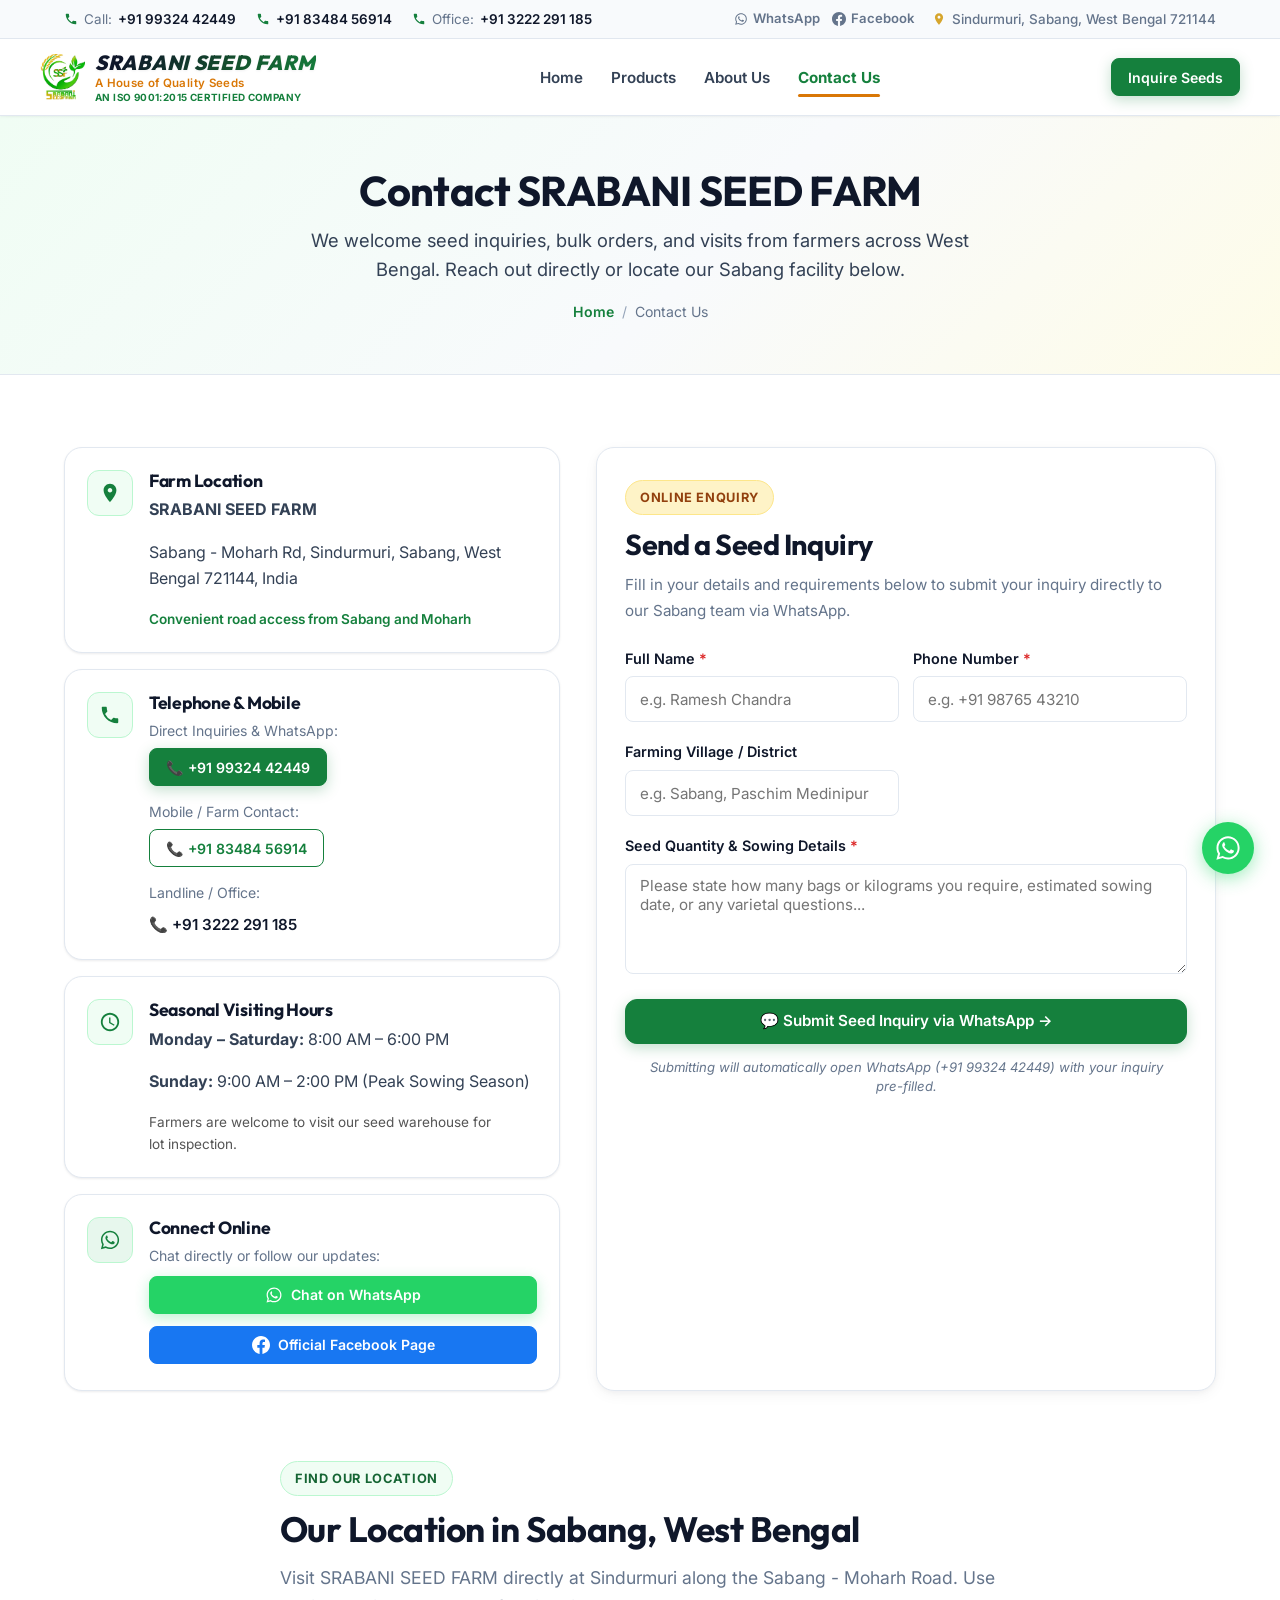
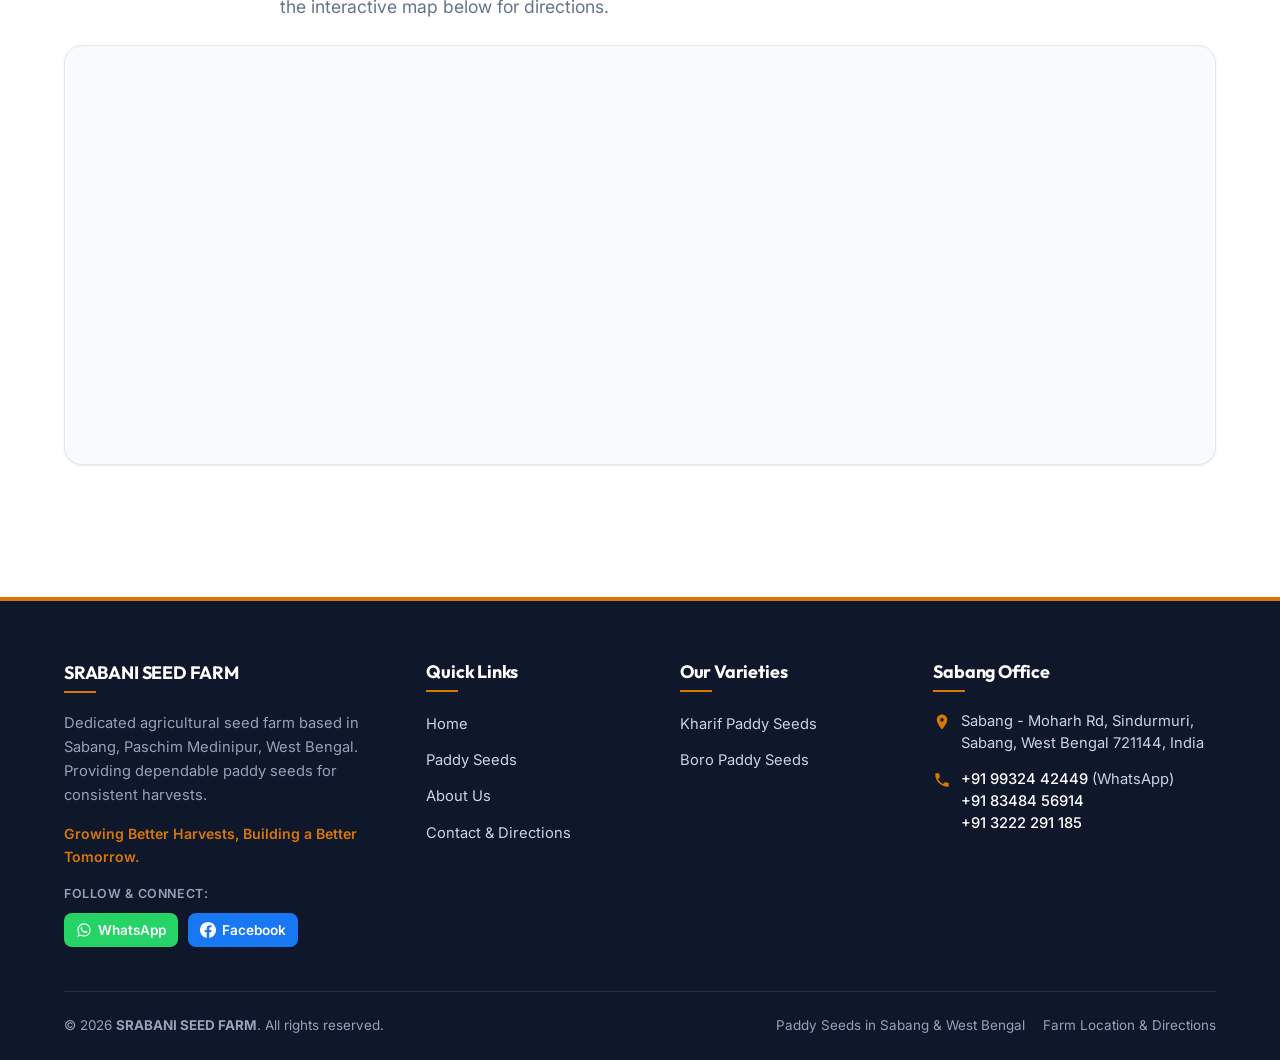
<file: contact.html>
<!DOCTYPE html>
<html lang="en">
<head>
  <meta charset="UTF-8">
  <meta name="viewport" content="width=device-width, initial-scale=1.0">
  <title>Contact SRABANI SEED FARM | Sabang, West Bengal</title>
  <meta name="description" content="Contact SRABANI SEED FARM in Sindurmuri, Sabang, West Bengal 721144. Call +91 99324 42449 or +91 3222 291 185 for genuine paddy seed inquiries and seasonal bookings.">
  <meta name="keywords" content="Contact SRABANI SEED FARM, Sabang seed farm phone, paddy seeds Sabang contact, agricultural seeds West Bengal phone, Sindurmuri Sabang">
  <meta name="robots" content="index, follow">
  <link rel="canonical" href="https://srabaniseedfarm.com/contact.html">

  <!-- Open Graph -->
  <meta property="og:type" content="website">
  <meta property="og:url" content="https://srabaniseedfarm.com/contact.html">
  <meta property="og:title" content="Contact SRABANI SEED FARM | Sabang, West Bengal">
  <meta property="og:description" content="Get in touch with SRABANI SEED FARM in Sabang for paddy seed availability, direct farm pickup, and seed orders.">
  <meta property="og:image" content="https://srabaniseedfarm.com/assets/images/logo.png">
  <meta property="og:site_name" content="SRABANI SEED FARM">

  <!-- Twitter Card -->
  <meta name="twitter:card" content="summary_large_image">
  <meta name="twitter:title" content="Contact SRABANI SEED FARM | Sabang, West Bengal">
  <meta name="twitter:description" content="Reach our Sabang, West Bengal seed farm directly via phone or email for reliable paddy seeds.">
  <meta name="twitter:image" content="https://srabaniseedfarm.com/assets/images/logo.png">

  <!-- Favicon & Manifest -->
  <link rel="icon" href="favicon.ico" sizes="48x48">
  <link rel="icon" type="image/png" sizes="48x48" href="assets/images/favicon-48x48.png">
  <link rel="icon" type="image/png" sizes="192x192" href="assets/images/favicon-192x192.png">
  <link rel="apple-touch-icon" sizes="180x180" href="assets/images/apple-touch-icon.png">
  <link rel="manifest" href="manifest.webmanifest">
  <meta name="theme-color" content="#15803D">

  <!-- Stylesheets -->
  <link rel="stylesheet" href="assets/css/style.css">
  <link rel="stylesheet" href="assets/css/responsive.css">

  <!-- Google Fonts -->
  <link rel="preconnect" href="https://fonts.googleapis.com">
  <link rel="preconnect" href="https://fonts.gstatic.com" crossorigin>
  <link href="https://fonts.googleapis.com/css2?family=Inter:wght@400;500;600;700&family=Outfit:wght@600;700;800&display=swap" rel="stylesheet">

  <!-- JSON-LD Structured Data: Breadcrumb & ContactPage / LocalBusiness -->
  <script type="application/ld+json">
  {
    "@context": "https://schema.org",
    "@graph": [
      {
        "@type": "BreadcrumbList",
        "itemListElement": [
          {
            "@type": "ListItem",
            "position": 1,
            "name": "Home",
            "item": "https://srabaniseedfarm.com/"
          },
          {
            "@type": "ListItem",
            "position": 2,
            "name": "Contact Us",
            "item": "https://srabaniseedfarm.com/contact.html"
          }
        ]
      },
      {
        "@type": "ContactPage",
        "name": "Contact SRABANI SEED FARM",
        "url": "https://srabaniseedfarm.com/contact.html",
        "mainEntity": {
          "@type": "LocalBusiness",
          "name": "SRABANI SEED FARM",
          "image": "https://srabaniseedfarm.com/assets/images/about/about-farm.jpg",
          "telephone": [
            "+91-99324-42449",
            "+91-83484-56914",
            "+91-3222-291185"
          ],
          "sameAs": [
            "https://www.facebook.com/share/1JAVYuC28b/"
          ],
          "address": {
            "@type": "PostalAddress",
            "streetAddress": "Sabang - Moharh Rd, Sindurmuri",
            "addressLocality": "Sabang",
            "addressRegion": "West Bengal",
            "postalCode": "721144",
            "addressCountry": "IN"
          },
          "geo": {
            "@type": "GeoCoordinates",
            "latitude": 22.176728,
            "longitude": 87.610644
          },
          "openingHoursSpecification": [
            {
              "@type": "OpeningHoursSpecification",
              "dayOfWeek": [
                "Monday",
                "Tuesday",
                "Wednesday",
                "Thursday",
                "Friday",
                "Saturday"
              ],
              "opens": "08:00",
              "closes": "18:00"
            },
            {
              "@type": "OpeningHoursSpecification",
              "dayOfWeek": "Sunday",
              "opens": "09:00",
              "closes": "14:00"
            }
          ]
        }
      }
    ]
  }
  </script>
</head>
<body>
  <!-- Skip Link -->
  <a href="#mainContent" class="skip-link">Skip to main content</a>

  <!-- Top Utility Bar -->
  <aside class="top-bar" aria-label="Quick contact and location info">
    <div class="container top-bar-inner">
      <ul class="top-info-list">
        <li class="top-info-item">
          <svg viewBox="0 0 24 24"><path d="M6.62 10.79a15.053 15.053 0 006.59 6.59l2.2-2.2c.27-.27.67-.36 1.02-.24 1.12.37 2.33.57 3.57.57.55 0 1 .45 1 1V20c0 .55-.45 1-1 1-9.39 0-17-7.61-17-17 0-.55.45-1 1-1h3.5c.55 0 1 .45 1 1 0 1.25.2 2.45.57 3.57.11.35.03.74-.25 1.02l-2.2 2.2z"/></svg>
          <span>Call:</span>
          <a href="tel:+919932442449" class="top-info-link">+91 99324 42449</a>
        </li>
        <li class="top-info-item">
          <svg viewBox="0 0 24 24"><path d="M6.62 10.79a15.053 15.053 0 006.59 6.59l2.2-2.2c.27-.27.67-.36 1.02-.24 1.12.37 2.33.57 3.57.57.55 0 1 .45 1 1V20c0 .55-.45 1-1 1-9.39 0-17-7.61-17-17 0-.55.45-1 1-1h3.5c.55 0 1 .45 1 1 0 1.25.2 2.45.57 3.57.11.35.03.74-.25 1.02l-2.2 2.2z"/></svg>
          <a href="tel:+918348456914" class="top-info-link">+91 83484 56914</a>
        </li>
        <li class="top-info-item">
          <svg viewBox="0 0 24 24"><path d="M20 15.5c-1.25 0-2.45-.2-3.57-.57a1.02 1.02 0 00-1.02.24l-2.2 2.2a15.053 15.053 0 01-6.59-6.59l2.2-2.2c.28-.28.36-.67.25-1.02A11.36 11.36 0 018.5 4c0-.55-.45-1-1-1H4c-.55 0-1 .45-1 1 0 9.39 7.61 17 17 17 .55 0 1-.45 1-1v-3.5c0-.55-.45-1-1-1z"/></svg>
          <span>Office:</span>
          <a href="tel:+913222291185" class="top-info-link">+91 3222 291 185</a>
        </li>
      </ul>
      <div class="top-bar-right">
        <div class="top-social-links">
          <a href="https://wa.me/919932442449" class="top-social-link top-whatsapp-link" target="_blank" rel="noopener noreferrer" aria-label="Chat on WhatsApp" title="WhatsApp: +91 99324 42449">
            <svg viewBox="0 0 24 24"><path d="M12.04 2C6.58 2 2.13 6.45 2.13 11.91C2.13 13.66 2.59 15.36 3.45 16.86L2.05 22L7.3 20.62C8.75 21.41 10.38 21.83 12.04 21.83C17.5 21.83 21.95 17.38 21.95 11.92C21.95 9.27 20.92 6.78 19.05 4.91C17.18 3.04 14.69 2 12.04 2M12.05 3.67C14.25 3.67 16.31 4.53 17.87 6.09C19.42 7.65 20.28 9.72 20.28 11.92C20.28 16.46 16.58 20.15 12.04 20.15C10.56 20.15 9.11 19.76 7.85 19L7.55 18.83L4.43 19.65L5.26 16.61L5.06 16.29C4.24 15 3.8 13.47 3.8 11.91C3.81 7.37 7.5 3.67 12.05 3.67M8.53 7.33C8.37 7.33 8.1 7.39 7.87 7.64C7.65 7.89 7 8.5 7 9.71C7 10.93 7.89 12.1 8.01 12.27C8.14 12.44 9.76 14.94 12.25 16C12.84 16.27 13.3 16.42 13.66 16.53C14.25 16.72 14.79 16.69 15.22 16.63C15.7 16.56 16.68 16.03 16.89 15.45C17.1 14.87 17.1 14.38 17.04 14.27C16.97 14.17 16.81 14.11 16.56 13.99C16.32 13.86 15.12 13.27 14.9 13.19C14.67 13.1 14.51 13.06 14.35 13.31C14.19 13.55 13.73 14.11 13.58 14.27C13.44 14.44 13.3 14.46 13.06 14.34C12.82 14.21 11.8 13.88 10.6 12.81C9.65 11.97 9.02 10.92 8.89 10.68C8.77 10.43 8.88 10.31 9 10.19C9.11 10.08 9.24 9.91 9.36 9.77C9.48 9.63 9.53 9.53 9.61 9.36C9.69 9.2 9.65 9.06 9.59 8.94C9.53 8.82 9.08 7.67 8.87 7.21C8.68 6.74 8.5 6.82 8.35 6.82C8.21 6.81 8.06 6.81 7.9 6.81L8.53 7.33Z"/></svg>
            <span>WhatsApp</span>
          </a>
          <a href="https://www.facebook.com/share/1JAVYuC28b/" class="top-social-link top-facebook-link" target="_blank" rel="noopener noreferrer" aria-label="Visit Facebook page" title="Facebook">
            <svg viewBox="0 0 24 24"><path d="M24 12.073c0-6.627-5.373-12-12-12s-12 5.373-12 12c0 5.99 4.388 10.954 10.125 11.854v-8.385H7.078v-3.47h3.047V9.43c0-3.007 1.792-4.669 4.533-4.669 1.312 0 2.686.235 2.686.235v2.953H15.83c-1.491 0-1.956.925-1.956 1.874v2.25h3.328l-.532 3.47h-2.796v8.385C19.612 23.027 24 18.062 24 12.073z"/></svg>
            <span>Facebook</span>
          </a>
        </div>
        <div class="top-location-badge">
          <svg width="14" height="14" viewBox="0 0 24 24" fill="#D6A52C"><path d="M12 2C8.13 2 5 5.13 5 9c0 5.25 7 13 7 13s7-7.75 7-13c0-3.87-3.13-7-7-7zm0 9.5c-1.38 0-2.5-1.12-2.5-2.5s1.12-2.5 2.5-2.5 2.5 1.12 2.5 2.5-1.12 2.5-2.5 2.5z"/></svg>
          <span>Sindurmuri, Sabang, West Bengal 721144</span>
        </div>
      </div>
    </div>
  </aside>

  <!-- Main Header -->
  <header class="site-header">
    <div class="container navbar">
      <a href="index.html" class="brand-link" aria-label="SRABANI SEED FARM Homepage">
        <img src="assets/images/logo.png" alt="SRABANI SEED FARM – Agricultural Seeds" class="brand-logo-img" width="48" height="48">
        <div class="brand-text">
          <span class="brand-title">SRABANI SEED FARM</span>
          <span class="brand-tagline">A House of Quality Seeds</span>
          <span class="brand-cert">AN ISO 9001:2015 CERTIFIED COMPANY</span>
        </div>
      </a>
      <nav aria-label="Main Navigation">
        <ul class="nav-menu">
          <li><a href="index.html" class="nav-link">Home</a></li>
          <li><a href="products.html" class="nav-link">Products</a></li>
          <li><a href="about.html" class="nav-link">About Us</a></li>
          <li><a href="contact.html" class="nav-link active">Contact Us</a></li>
        </ul>
      </nav>
      <a href="contact.html" class="btn btn-sm btn-primary nav-cta-btn">Inquire Seeds</a>
      <!-- Mobile Action & Hamburger -->
      <div class="mobile-header-actions">
        <a href="tel:+918348456914" class="mobile-call-pill" aria-label="Call SRABANI SEED FARM directly">
          <svg viewBox="0 0 24 24"><path d="M6.62 10.79a15.053 15.053 0 006.59 6.59l2.2-2.2c.27-.27.67-.36 1.02-.24 1.12.37 2.33.57 3.57.57.55 0 1 .45 1 1V20c0 .55-.45 1-1 1-9.39 0-17-7.61-17-17 0-.55.45-1 1-1h3.5c.55 0 1 .45 1 1 0 1.25.2 2.45.57 3.57.11.35.03.74-.25 1.02l-2.2 2.2z"/></svg>
          <span>Call</span>
        </a>
        <button type="button" class="mobile-nav-toggle" aria-label="Open mobile navigation menu" aria-expanded="false">
          <svg viewBox="0 0 24 24"><line x1="3" y1="6" x2="21" y2="6"></line><line x1="3" y1="12" x2="21" y2="12"></line><line x1="3" y1="18" x2="21" y2="18"></line></svg>
        </button>
      </div>
    </div>
  </header>

  <!-- Mobile Drawer -->
  <div class="mobile-drawer" role="dialog" aria-modal="true" aria-label="Mobile Navigation Drawer">
    <div class="mobile-drawer-header">
      <a href="index.html" class="brand-link" aria-label="SRABANI SEED FARM Homepage">
        <img src="assets/images/logo.png" alt="SRABANI SEED FARM" class="brand-logo-img" width="40" height="40">
        <div class="brand-text">
          <span class="brand-title">SRABANI SEED FARM</span>
          <span class="brand-tagline">A House of Quality Seeds</span>
          <span class="brand-cert">AN ISO 9001:2015 CERTIFIED COMPANY</span>
        </div>
      </a>
      <button type="button" class="mobile-drawer-close" aria-label="Close navigation menu">&times;</button>
    </div>
    <ul class="mobile-nav-list">
      <li><a href="index.html" class="mobile-nav-link">Home</a></li>
      <li><a href="products.html" class="mobile-nav-link">Products</a></li>
      <li><a href="about.html" class="mobile-nav-link">About Us</a></li>
      <li><a href="contact.html" class="mobile-nav-link active">Contact Us</a></li>
    </ul>
    <div class="mobile-drawer-contact">
      <p style="font-size: 0.85rem; color: #525252; margin-bottom: 8px;"><strong>Farm Address:</strong><br>Sabang - Moharh Rd, Sindurmuri, Sabang, WB 721144</p>
      <a href="tel:+919932442449" class="btn btn-sm btn-primary btn-block" style="margin-bottom: 8px;">📞 Call +91 99324 42449</a>
      <a href="tel:+918348456914" class="btn btn-sm btn-outline-green btn-block" style="margin-bottom: 8px;">📞 Call +91 83484 56914</a>
      <a href="https://wa.me/919932442449" target="_blank" rel="noopener noreferrer" class="btn btn-sm btn-whatsapp btn-block" style="margin-bottom: 8px;">💬 Chat on WhatsApp</a>
      <a href="https://www.facebook.com/share/1JAVYuC28b/" target="_blank" rel="noopener noreferrer" class="btn btn-sm btn-facebook btn-block">🌐 Visit Facebook Page</a>
    </div>
  </div>
  <div class="mobile-drawer-overlay"></div>

  <!-- Page Banner -->
  <section class="page-header">
    <div class="container">
      <h1 class="page-header-title">Contact SRABANI SEED FARM</h1>
      <p class="page-header-subtitle">
        We welcome seed inquiries, bulk orders, and visits from farmers across West Bengal. Reach out directly or locate our Sabang facility below.
      </p>
      <nav class="breadcrumb-nav" aria-label="Breadcrumb">
        <a href="index.html">Home</a>
        <span class="breadcrumb-separator">/</span>
        <span aria-current="page">Contact Us</span>
      </nav>
    </div>
  </section>

  <!-- Main Content -->
  <main id="mainContent" class="section">
    <div class="container">
      <div class="contact-layout-grid">
        <!-- Left: Contact Information Cards -->
        <div class="contact-cards-col">
          <!-- Card 1: Address -->
          <div class="contact-card">
            <div class="contact-card-icon">
              <svg viewBox="0 0 24 24"><path d="M12 2C8.13 2 5 5.13 5 9c0 5.25 7 13 7 13s7-7.75 7-13c0-3.87-3.13-7-7-7zm0 9.5c-1.38 0-2.5-1.12-2.5-2.5s1.12-2.5 2.5-2.5 2.5 1.12 2.5 2.5-1.12 2.5-2.5 2.5z"/></svg>
            </div>
            <div class="contact-card-content">
              <h3>Farm Location</h3>
              <p><strong>SRABANI SEED FARM</strong></p>
              <p>Sabang - Moharh Rd, Sindurmuri, Sabang, West Bengal 721144, India</p>
              <p style="font-size: 0.85rem; color: var(--primary-green); font-weight: 600;">Convenient road access from Sabang and Moharh</p>
            </div>
          </div>

          <!-- Card 2: Phone Numbers -->
          <div class="contact-card">
            <div class="contact-card-icon">
              <svg viewBox="0 0 24 24"><path d="M6.62 10.79a15.053 15.053 0 006.59 6.59l2.2-2.2c.27-.27.67-.36 1.02-.24 1.12.37 2.33.57 3.57.57.55 0 1 .45 1 1V20c0 .55-.45 1-1 1-9.39 0-17-7.61-17-17 0-.55.45-1 1-1h3.5c.55 0 1 .45 1 1 0 1.25.2 2.45.57 3.57.11.35.03.74-.25 1.02l-2.2 2.2z"/></svg>
            </div>
            <div class="contact-card-content">
              <h3>Telephone &amp; Mobile</h3>
              <p class="contact-card-label">Direct Inquiries &amp; WhatsApp:</p>
              <a href="tel:+919932442449" class="btn btn-sm btn-primary contact-action-btn">📞 +91 99324 42449</a>
              <p class="contact-card-label" style="margin-top: 10px;">Mobile / Farm Contact:</p>
              <a href="tel:+918348456914" class="btn btn-sm btn-outline-green contact-action-btn">📞 +91 83484 56914</a>
              <p class="contact-card-label" style="margin-top: 10px;">Landline / Office:</p>
              <a href="tel:+913222291185" class="contact-plain-link">📞 +91 3222 291 185</a>
            </div>
          </div>

          <!-- Card 3: Business & Sowing Hours -->
          <div class="contact-card">
            <div class="contact-card-icon">
              <svg viewBox="0 0 24 24"><path d="M11.99 2C6.47 2 2 6.48 2 12s4.47 10 9.99 10C17.52 22 22 17.52 22 12S17.52 2 11.99 2zM12 20c-4.42 0-8-3.58-8-8s3.58-8 8-8 8 3.58 8 8-3.58 8-8 8zm.5-13H11v6l5.25 3.15.75-1.23-4.5-2.67z"/></svg>
            </div>
            <div class="contact-card-content">
              <h3>Seasonal Visiting Hours</h3>
              <p><strong>Monday – Saturday:</strong> 8:00 AM – 6:00 PM</p>
              <p><strong>Sunday:</strong> 9:00 AM – 2:00 PM (Peak Sowing Season)</p>
              <p style="font-size: 0.85rem; color: #555;">Farmers are welcome to visit our seed warehouse for lot inspection.</p>
            </div>
          </div>

          <!-- Card 4: Social & Instant Messaging -->
          <div class="contact-card">
            <div class="contact-card-icon" style="background-color: #E7F7ED; color: #25D366;">
              <svg viewBox="0 0 24 24" fill="currentColor"><path d="M12.04 2C6.58 2 2.13 6.45 2.13 11.91C2.13 13.66 2.59 15.36 3.45 16.86L2.05 22L7.3 20.62C8.75 21.41 10.38 21.83 12.04 21.83C17.5 21.83 21.95 17.38 21.95 11.92C21.95 9.27 20.92 6.78 19.05 4.91C17.18 3.04 14.69 2 12.04 2M12.05 3.67C14.25 3.67 16.31 4.53 17.87 6.09C19.42 7.65 20.28 9.72 20.28 11.92C20.28 16.46 16.58 20.15 12.04 20.15C10.56 20.15 9.11 19.76 7.85 19L7.55 18.83L4.43 19.65L5.26 16.61L5.06 16.29C4.24 15 3.8 13.47 3.8 11.91C3.81 7.37 7.5 3.67 12.05 3.67M8.53 7.33C8.37 7.33 8.1 7.39 7.87 7.64C7.65 7.89 7 8.5 7 9.71C7 10.93 7.89 12.1 8.01 12.27C8.14 12.44 9.76 14.94 12.25 16C12.84 16.27 13.3 16.42 13.66 16.53C14.25 16.72 14.79 16.69 15.22 16.63C15.7 16.56 16.68 16.03 16.89 15.45C17.1 14.87 17.1 14.38 17.04 14.27C16.97 14.17 16.81 14.11 16.56 13.99C16.32 13.86 15.12 13.27 14.9 13.19C14.67 13.1 14.51 13.06 14.35 13.31C14.19 13.55 13.73 14.11 13.58 14.27C13.44 14.44 13.3 14.46 13.06 14.34C12.82 14.21 11.8 13.88 10.6 12.81C9.65 11.97 9.02 10.92 8.89 10.68C8.77 10.43 8.88 10.31 9 10.19C9.11 10.08 9.24 9.91 9.36 9.77C9.48 9.63 9.53 9.53 9.61 9.36C9.69 9.2 9.65 9.06 9.59 8.94C9.53 8.82 9.08 7.67 8.87 7.21C8.68 6.74 8.5 6.82 8.35 6.82C8.21 6.81 8.06 6.81 7.9 6.81L8.53 7.33Z"/></svg>
            </div>
            <div class="contact-card-content">
              <h3>Connect Online</h3>
              <p class="contact-card-label">Chat directly or follow our updates:</p>
              <div class="contact-social-buttons">
                <a href="https://wa.me/919932442449" target="_blank" rel="noopener noreferrer" class="btn btn-sm btn-whatsapp contact-action-btn">
                  <svg width="18" height="18" viewBox="0 0 24 24" fill="currentColor"><path d="M12.04 2C6.58 2 2.13 6.45 2.13 11.91C2.13 13.66 2.59 15.36 3.45 16.86L2.05 22L7.3 20.62C8.75 21.41 10.38 21.83 12.04 21.83C17.5 21.83 21.95 17.38 21.95 11.92C21.95 9.27 20.92 6.78 19.05 4.91C17.18 3.04 14.69 2 12.04 2M12.05 3.67C14.25 3.67 16.31 4.53 17.87 6.09C19.42 7.65 20.28 9.72 20.28 11.92C20.28 16.46 16.58 20.15 12.04 20.15C10.56 20.15 9.11 19.76 7.85 19L7.55 18.83L4.43 19.65L5.26 16.61L5.06 16.29C4.24 15 3.8 13.47 3.8 11.91C3.81 7.37 7.5 3.67 12.05 3.67M8.53 7.33C8.37 7.33 8.1 7.39 7.87 7.64C7.65 7.89 7 8.5 7 9.71C7 10.93 7.89 12.1 8.01 12.27C8.14 12.44 9.76 14.94 12.25 16C12.84 16.27 13.3 16.42 13.66 16.53C14.25 16.72 14.79 16.69 15.22 16.63C15.7 16.56 16.68 16.03 16.89 15.45C17.1 14.87 17.1 14.38 17.04 14.27C16.97 14.17 16.81 14.11 16.56 13.99C16.32 13.86 15.12 13.27 14.9 13.19C14.67 13.1 14.51 13.06 14.35 13.31C14.19 13.55 13.73 14.11 13.58 14.27C13.44 14.44 13.3 14.46 13.06 14.34C12.82 14.21 11.8 13.88 10.6 12.81C9.65 11.97 9.02 10.92 8.89 10.68C8.77 10.43 8.88 10.31 9 10.19C9.11 10.08 9.24 9.91 9.36 9.77C9.48 9.63 9.53 9.53 9.61 9.36C9.69 9.2 9.65 9.06 9.59 8.94C9.53 8.82 9.08 7.67 8.87 7.21C8.68 6.74 8.5 6.82 8.35 6.82C8.21 6.81 8.06 6.81 7.9 6.81L8.53 7.33Z"/></svg>
                  <span>Chat on WhatsApp</span>
                </a>
                <a href="https://www.facebook.com/share/1JAVYuC28b/" target="_blank" rel="noopener noreferrer" class="btn btn-sm btn-facebook contact-action-btn">
                  <svg width="18" height="18" viewBox="0 0 24 24" fill="currentColor"><path d="M24 12.073c0-6.627-5.373-12-12-12s-12 5.373-12 12c0 5.99 4.388 10.954 10.125 11.854v-8.385H7.078v-3.47h3.047V9.43c0-3.007 1.792-4.669 4.533-4.669 1.312 0 2.686.235 2.686.235v2.953H15.83c-1.491 0-1.956.925-1.956 1.874v2.25h3.328l-.532 3.47h-2.796v8.385C19.612 23.027 24 18.062 24 12.073z"/></svg>
                  <span>Official Facebook Page</span>
                </a>
              </div>
            </div>
          </div>
        </div>

        <!-- Right: Contact Enquiry Form -->
        <div class="contact-form-box">
          <span class="pill-badge pill-badge-gold">Online Enquiry</span>
          <h2 class="contact-form-title">Send a Seed Inquiry</h2>
          <p style="color: var(--muted-text); font-size: 0.95rem; margin-bottom: 24px;">
            Fill in your details and requirements below to submit your inquiry directly to our Sabang team via WhatsApp.
          </p>

          <form id="contactForm" novalidate>
            <div class="form-row">
              <div class="form-group">
                <label for="inquiryName" class="form-label">Full Name <span class="req">*</span></label>
                <input 
                  type="text" 
                  id="inquiryName" 
                  name="name" 
                  class="form-control" 
                  placeholder="e.g. Ramesh Chandra" 
                  required
                  minlength="2"
                  autocomplete="name"
                >
              </div>

              <div class="form-group">
                <label for="inquiryPhone" class="form-label">Phone Number <span class="req">*</span></label>
                <input 
                  type="tel" 
                  id="inquiryPhone" 
                  name="phone" 
                  class="form-control" 
                  placeholder="e.g. +91 98765 43210" 
                  required
                  pattern="[0-9+\s-]{10,15}"
                  autocomplete="tel"
                >
              </div>
            </div>

            <div class="form-row">
              <div class="form-group">
                <label for="inquiryLocation" class="form-label">Farming Village / District</label>
                <input 
                  type="text" 
                  id="inquiryLocation" 
                  name="location" 
                  class="form-control" 
                  placeholder="e.g. Sabang, Paschim Medinipur"
                >
              </div>

              <!-- <div class="form-group">
                <label for="inquirySubject" class="form-label">Variety of Interest <span class="req">*</span></label>
                <select id="inquirySubject" name="subject" class="form-control" required>
                  <option value="" disabled selected>Select Paddy Seed Variety</option>
                  <option value="Pousami Gold Paddy Seed">Pousami Gold Paddy Seed</option>
                  <option value="Gobinda Bhog Paddy Seed">Gobinda Bhog Paddy Seed</option>
                  <option value="Badsha Bhog Paddy Seed">Badsha Bhog Paddy Seed</option>
                  <option value="General Agricultural Inquiry">General Paddy Seed Inquiry</option>
                </select>
              </div> -->
            </div>

            <div class="form-group">
              <label for="inquiryMessage" class="form-label">Seed Quantity &amp; Sowing Details <span class="req">*</span></label>
              <textarea 
                id="inquiryMessage" 
                name="message" 
                class="form-control" 
                rows="4" 
                placeholder="Please state how many bags or kilograms you require, estimated sowing date, or any varietal questions..."
                required
              ></textarea>
            </div>

            <button type="submit" id="submitInquiryBtn" class="btn btn-primary btn-block">
              💬 Submit Seed Inquiry via WhatsApp &rarr;
            </button>

            <!-- Status Notice (Clean transparent client feedback for static website) -->
            <div id="formStatusNotice" class="form-status-notice" role="status" aria-live="polite"></div>

            <p class="form-help-notice">
              <em>Submitting will automatically open WhatsApp (+91 99324 42449) with your inquiry pre-filled.</em>
            </p>
          </form>
        </div>
      </div>

      <!-- Google Maps Section -->
      <section class="map-section" aria-labelledby="mapHeading">
        <div class="section-heading-wrap" style="margin-bottom: 24px; text-align: left;">
          <span class="pill-badge">Find Our Location</span>
          <h2 id="mapHeading" class="section-title">Our Location in Sabang, West Bengal</h2>
          <p class="section-desc">
            Visit SRABANI SEED FARM directly at Sindurmuri along the Sabang - Moharh Road. Use the interactive map below for directions.
          </p>
        </div>

        <div class="map-wrapper">
          <iframe 
            src="https://www.google.com/maps/embed?pb=!1m18!1m12!1m3!1d3694.6674279334593!2d87.61064357583257!3d22.17672804736226!2m3!1f0!2f0!3f0!3m2!1i1024!2i768!4f13.1!3m3!1m2!1s0x3a02cbf54e4e4231%3A0xdad886a87c447313!2sSRABANI%20SEED%20FARM!5e0!3m2!1sen!2sin!4v1794328110171!5m2!1sen!2sin" 
            width="600" 
            height="450" 
            style="border:0;" 
            allowfullscreen="" 
            loading="lazy" 
            referrerpolicy="strict-origin-when-cross-origin"
            title="Google Map location of SRABANI SEED FARM in Sabang, West Bengal"
          ></iframe>
        </div>
      </section>
    </div>
  </main>

  <!-- Footer -->
  <footer class="site-footer">
    <div class="container">
      <div class="footer-grid">
        <div>
          <h3 class="footer-col-title">SRABANI SEED FARM</h3>
          <p class="footer-about-text">
            Dedicated agricultural seed farm based in Sabang, Paschim Medinipur, West Bengal. Providing dependable paddy seeds for consistent harvests.
          </p>
          <div style="color: var(--golden); font-size: 0.88rem; font-weight: 600; margin-bottom: 12px;">
            Growing Better Harvests, Building a Better Tomorrow.
          </div>
          <div class="footer-social-wrap">
            <span class="footer-social-title">Follow &amp; Connect:</span>
            <div class="footer-social-links">
              <a href="https://wa.me/919932442449" class="footer-social-btn footer-whatsapp-btn" target="_blank" rel="noopener noreferrer" aria-label="Chat on WhatsApp">
                <svg viewBox="0 0 24 24"><path d="M12.04 2C6.58 2 2.13 6.45 2.13 11.91C2.13 13.66 2.59 15.36 3.45 16.86L2.05 22L7.3 20.62C8.75 21.41 10.38 21.83 12.04 21.83C17.5 21.83 21.95 17.38 21.95 11.92C21.95 9.27 20.92 6.78 19.05 4.91C17.18 3.04 14.69 2 12.04 2M12.05 3.67C14.25 3.67 16.31 4.53 17.87 6.09C19.42 7.65 20.28 9.72 20.28 11.92C20.28 16.46 16.58 20.15 12.04 20.15C10.56 20.15 9.11 19.76 7.85 19L7.55 18.83L4.43 19.65L5.26 16.61L5.06 16.29C4.24 15 3.8 13.47 3.8 11.91C3.81 7.37 7.5 3.67 12.05 3.67M8.53 7.33C8.37 7.33 8.1 7.39 7.87 7.64C7.65 7.89 7 8.5 7 9.71C7 10.93 7.89 12.1 8.01 12.27C8.14 12.44 9.76 14.94 12.25 16C12.84 16.27 13.3 16.42 13.66 16.53C14.25 16.72 14.79 16.69 15.22 16.63C15.7 16.56 16.68 16.03 16.89 15.45C17.1 14.87 17.1 14.38 17.04 14.27C16.97 14.17 16.81 14.11 16.56 13.99C16.32 13.86 15.12 13.27 14.9 13.19C14.67 13.1 14.51 13.06 14.35 13.31C14.19 13.55 13.73 14.11 13.58 14.27C13.44 14.44 13.3 14.46 13.06 14.34C12.82 14.21 11.8 13.88 10.6 12.81C9.65 11.97 9.02 10.92 8.89 10.68C8.77 10.43 8.88 10.31 9 10.19C9.11 10.08 9.24 9.91 9.36 9.77C9.48 9.63 9.53 9.53 9.61 9.36C9.69 9.2 9.65 9.06 9.59 8.94C9.53 8.82 9.08 7.67 8.87 7.21C8.68 6.74 8.5 6.82 8.35 6.82C8.21 6.81 8.06 6.81 7.9 6.81L8.53 7.33Z"/></svg>
                <span>WhatsApp</span>
              </a>
              <a href="https://www.facebook.com/share/1JAVYuC28b/" class="footer-social-btn footer-facebook-btn" target="_blank" rel="noopener noreferrer" aria-label="Visit Facebook page">
                <svg viewBox="0 0 24 24"><path d="M24 12.073c0-6.627-5.373-12-12-12s-12 5.373-12 12c0 5.99 4.388 10.954 10.125 11.854v-8.385H7.078v-3.47h3.047V9.43c0-3.007 1.792-4.669 4.533-4.669 1.312 0 2.686.235 2.686.235v2.953H15.83c-1.491 0-1.956.925-1.956 1.874v2.25h3.328l-.532 3.47h-2.796v8.385C19.612 23.027 24 18.062 24 12.073z"/></svg>
                <span>Facebook</span>
              </a>
            </div>
          </div>
        </div>
        <div>
          <h4 class="footer-col-title">Quick Links</h4>
          <ul class="footer-links-list">
            <li><a href="index.html" class="footer-link">Home</a></li>
            <li><a href="products.html" class="footer-link">Paddy Seeds</a></li>
            <li><a href="about.html" class="footer-link">About Us</a></li>
            <li><a href="contact.html" class="footer-link">Contact & Directions</a></li>
          </ul>
        </div>
        <div>
          <h4 class="footer-col-title">Our Varieties</h4>
          <ul class="footer-links-list">
            <li><a href="products.html#kharif" class="footer-link">Kharif Paddy Seeds</a></li>
            <li><a href="products.html#boro" class="footer-link">Boro Paddy Seeds</a></li>
          </ul>
        </div>
        <div>
          <h4 class="footer-col-title">Sabang Office</h4>
          <ul class="footer-contact-list">
            <li class="footer-contact-item">
              <svg viewBox="0 0 24 24"><path d="M12 2C8.13 2 5 5.13 5 9c0 5.25 7 13 7 13s7-7.75 7-13c0-3.87-3.13-7-7-7zm0 9.5c-1.38 0-2.5-1.12-2.5-2.5s1.12-2.5 2.5-2.5 2.5 1.12 2.5 2.5-1.12 2.5-2.5 2.5z"/></svg>
              <span>Sabang - Moharh Rd, Sindurmuri, Sabang, West Bengal 721144, India</span>
            </li>
            <li class="footer-contact-item">
              <svg viewBox="0 0 24 24"><path d="M6.62 10.79a15.053 15.053 0 006.59 6.59l2.2-2.2c.27-.27.67-.36 1.02-.24 1.12.37 2.33.57 3.57.57.55 0 1 .45 1 1V20c0 .55-.45 1-1 1-9.39 0-17-7.61-17-17 0-.55.45-1 1-1h3.5c.55 0 1 .45 1 1 0 1.25.2 2.45.57 3.57.11.35.03.74-.25 1.02l-2.2 2.2z"/></svg>
              <div>
                <a href="tel:+919932442449">+91 99324 42449</a> (WhatsApp)<br>
                <a href="tel:+918348456914">+91 83484 56914</a><br>
                <a href="tel:+913222291185">+91 3222 291 185</a>
              </div>
            </li>
          </ul>
        </div>
      </div>
      <div class="footer-bottom">
        <div>
          &copy; <span class="current-year">2026</span> <strong>SRABANI SEED FARM</strong>. All rights reserved.
        </div>
        <div class="footer-bottom-links">
          <span>Paddy Seeds in Sabang &amp; West Bengal</span>
          <a href="contact.html">Farm Location &amp; Directions</a>
        </div>
      </div>
    </div>
  </footer>

  <!-- Floating Mobile Quick Contact Bar -->
  <aside class="floating-contact-bar" aria-label="Mobile quick actions">
    <div class="floating-contact-inner">
      <a href="tel:+919932442449" class="btn btn-sm btn-primary">
        📞 Call
      </a>
      <a href="https://wa.me/919932442449" class="btn btn-sm btn-whatsapp" target="_blank" rel="noopener noreferrer">
        💬 WhatsApp
      </a>
      <a href="contact.html" class="btn btn-sm btn-golden">
        ✉ Inquire
      </a>
    </div>
  </aside>

  <!-- Floating Desktop/Mobile WhatsApp Button -->
  <a href="https://wa.me/919932442449" class="floating-whatsapp-btn" target="_blank" rel="noopener noreferrer" aria-label="Chat with SRABANI SEED FARM on WhatsApp" title="Chat on WhatsApp: +91 99324 42449">
    <svg viewBox="0 0 24 24"><path d="M12.04 2C6.58 2 2.13 6.45 2.13 11.91C2.13 13.66 2.59 15.36 3.45 16.86L2.05 22L7.3 20.62C8.75 21.41 10.38 21.83 12.04 21.83C17.5 21.83 21.95 17.38 21.95 11.92C21.95 9.27 20.92 6.78 19.05 4.91C17.18 3.04 14.69 2 12.04 2M12.05 3.67C14.25 3.67 16.31 4.53 17.87 6.09C19.42 7.65 20.28 9.72 20.28 11.92C20.28 16.46 16.58 20.15 12.04 20.15C10.56 20.15 9.11 19.76 7.85 19L7.55 18.83L4.43 19.65L5.26 16.61L5.06 16.29C4.24 15 3.8 13.47 3.8 11.91C3.81 7.37 7.5 3.67 12.05 3.67M8.53 7.33C8.37 7.33 8.1 7.39 7.87 7.64C7.65 7.89 7 8.5 7 9.71C7 10.93 7.89 12.1 8.01 12.27C8.14 12.44 9.76 14.94 12.25 16C12.84 16.27 13.3 16.42 13.66 16.53C14.25 16.72 14.79 16.69 15.22 16.63C15.7 16.56 16.68 16.03 16.89 15.45C17.1 14.87 17.1 14.38 17.04 14.27C16.97 14.17 16.81 14.11 16.56 13.99C16.32 13.86 15.12 13.27 14.9 13.19C14.67 13.1 14.51 13.06 14.35 13.31C14.19 13.55 13.73 14.11 13.58 14.27C13.44 14.44 13.3 14.46 13.06 14.34C12.82 14.21 11.8 13.88 10.6 12.81C9.65 11.97 9.02 10.92 8.89 10.68C8.77 10.43 8.88 10.31 9 10.19C9.11 10.08 9.24 9.91 9.36 9.77C9.48 9.63 9.53 9.53 9.61 9.36C9.69 9.2 9.65 9.06 9.59 8.94C9.53 8.82 9.08 7.67 8.87 7.21C8.68 6.74 8.5 6.82 8.35 6.82C8.21 6.81 8.06 6.81 7.9 6.81L8.53 7.33Z"/></svg>
  </a>

  <!-- JavaScript -->
  <script src="assets/js/main.js" defer></script>
</body>
</html>
</file>
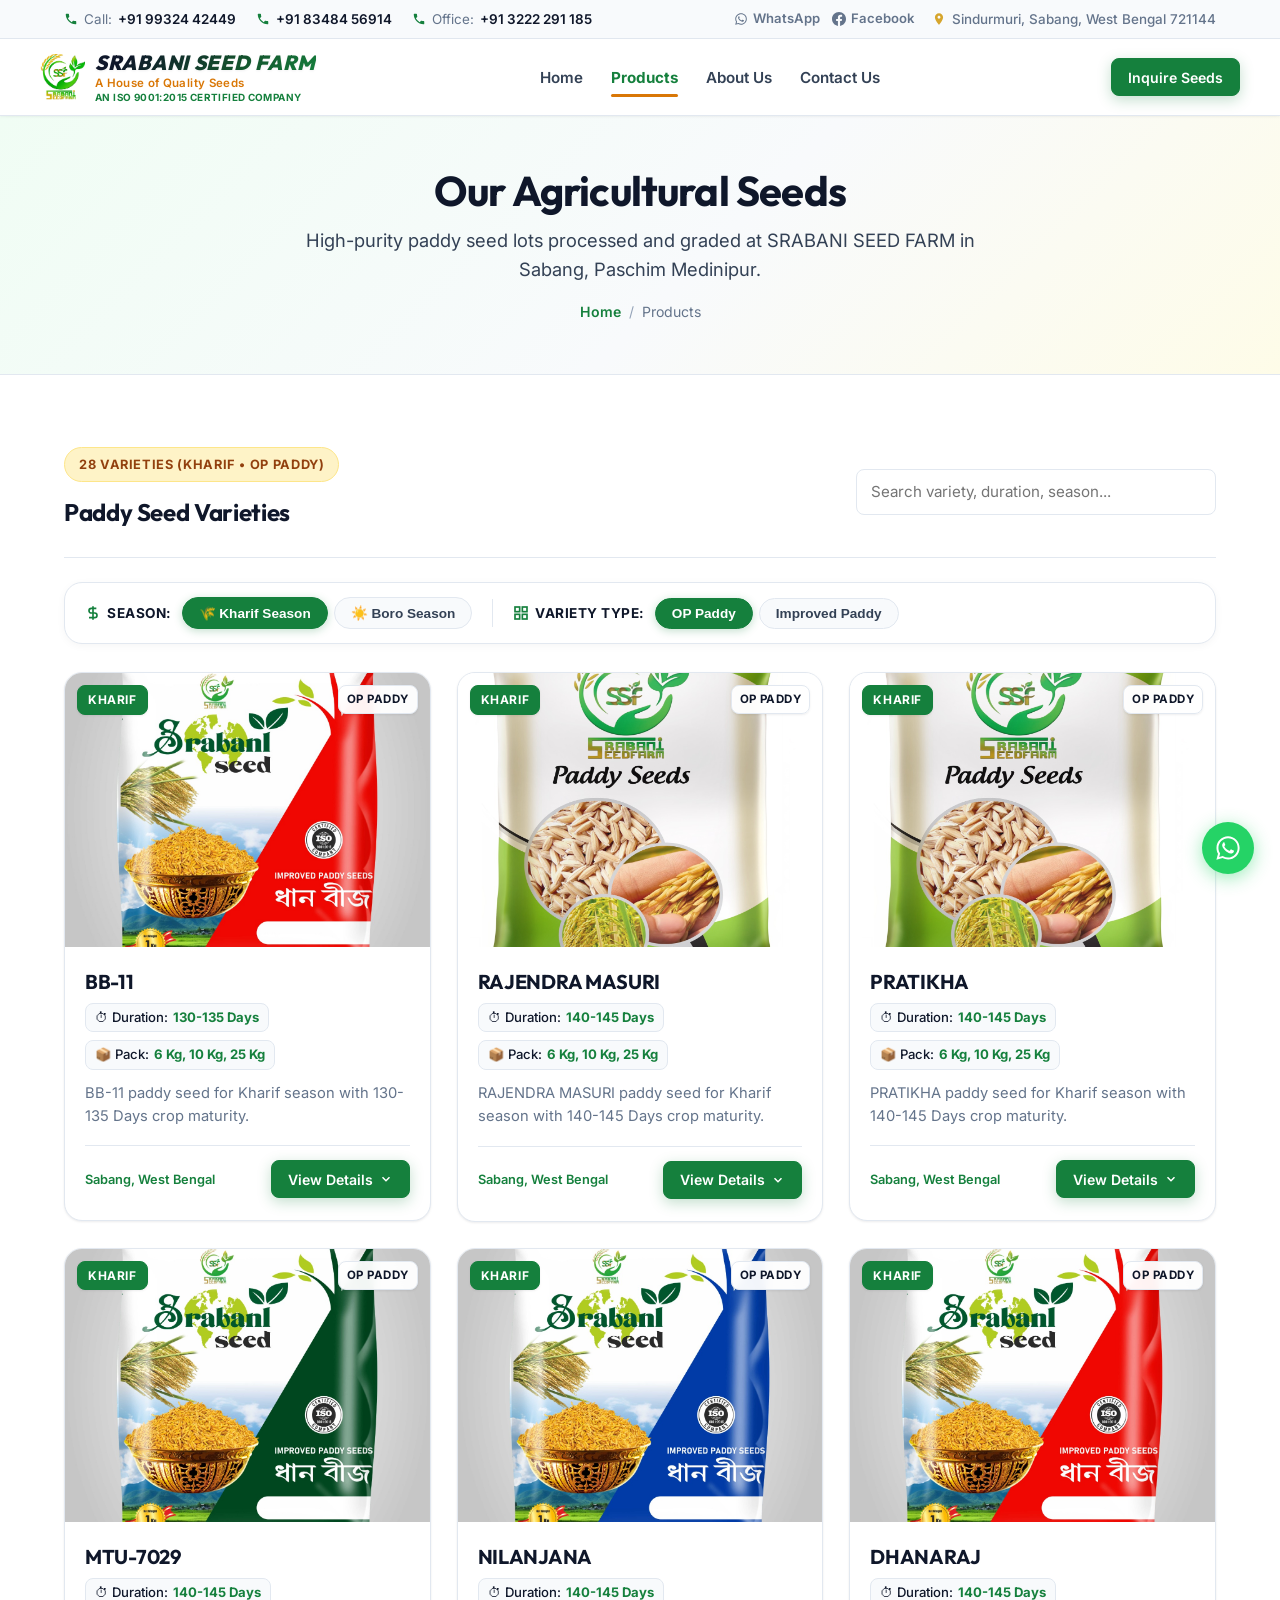
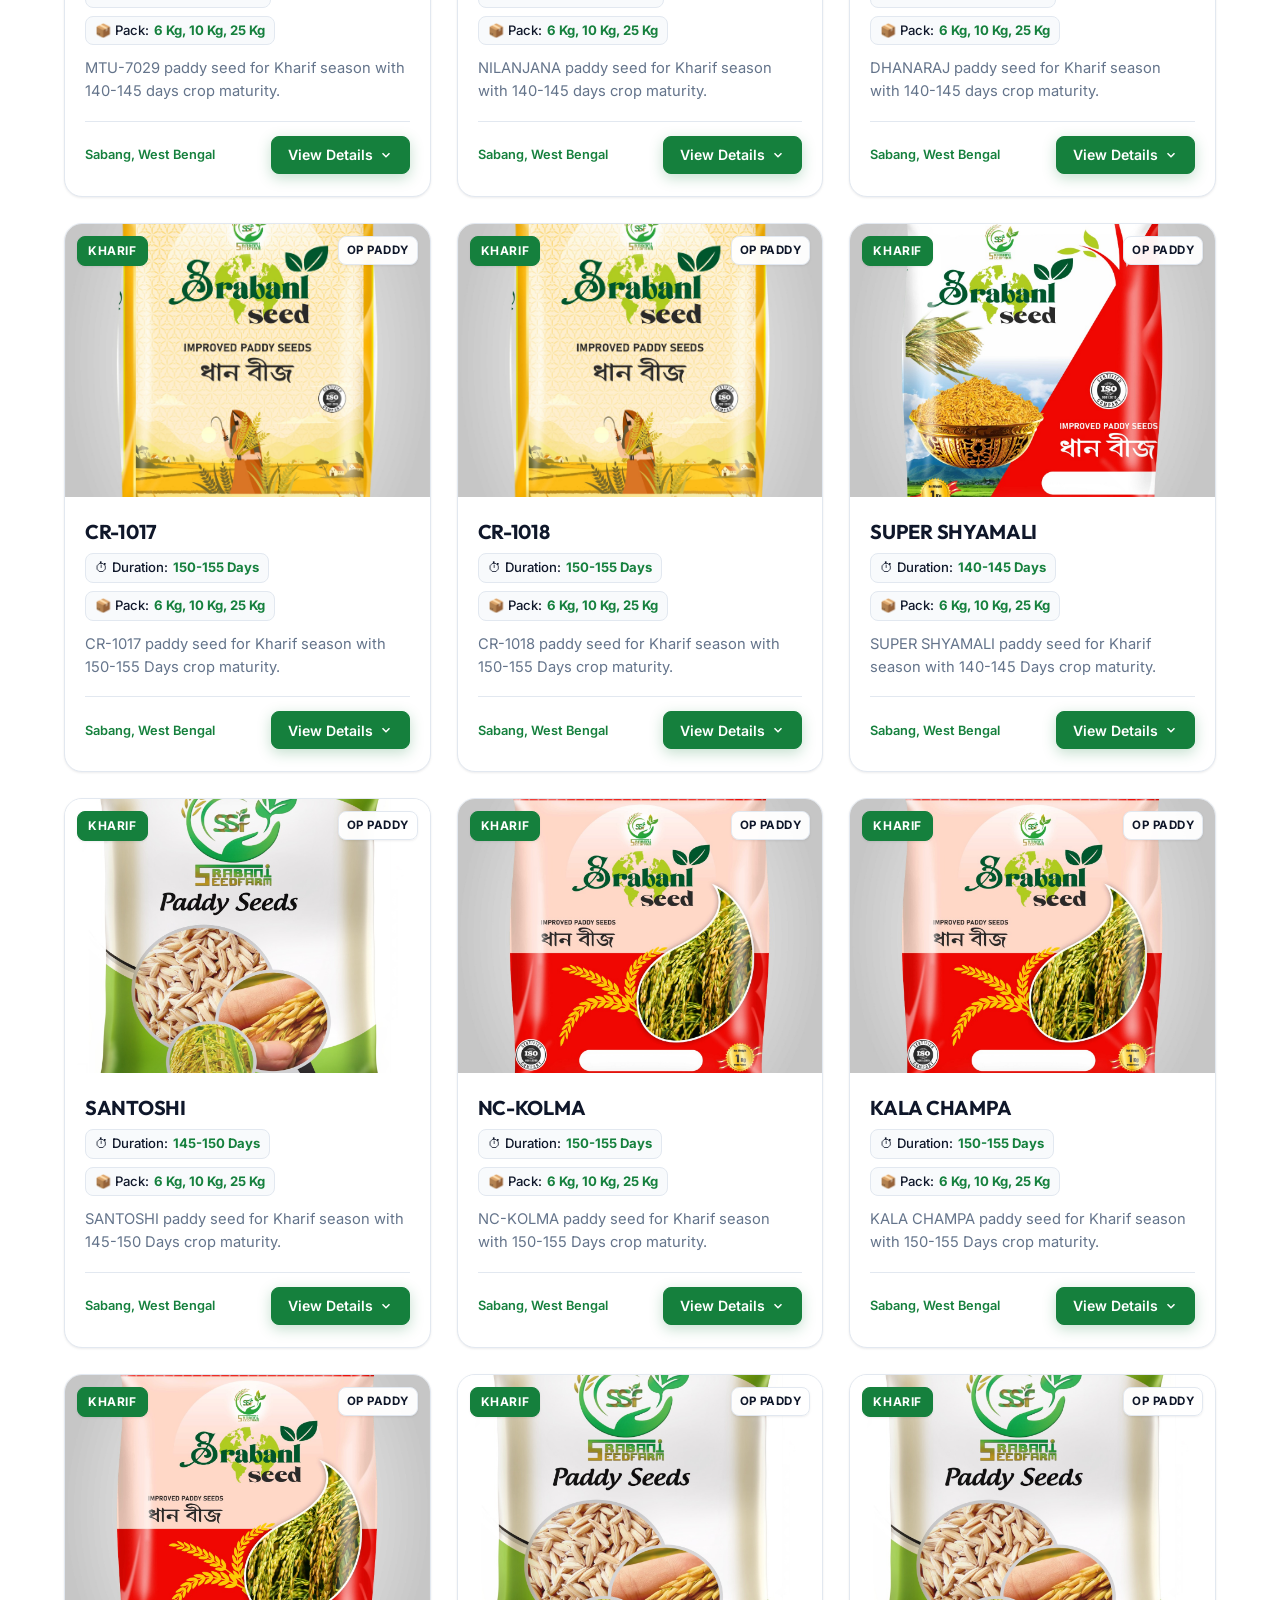
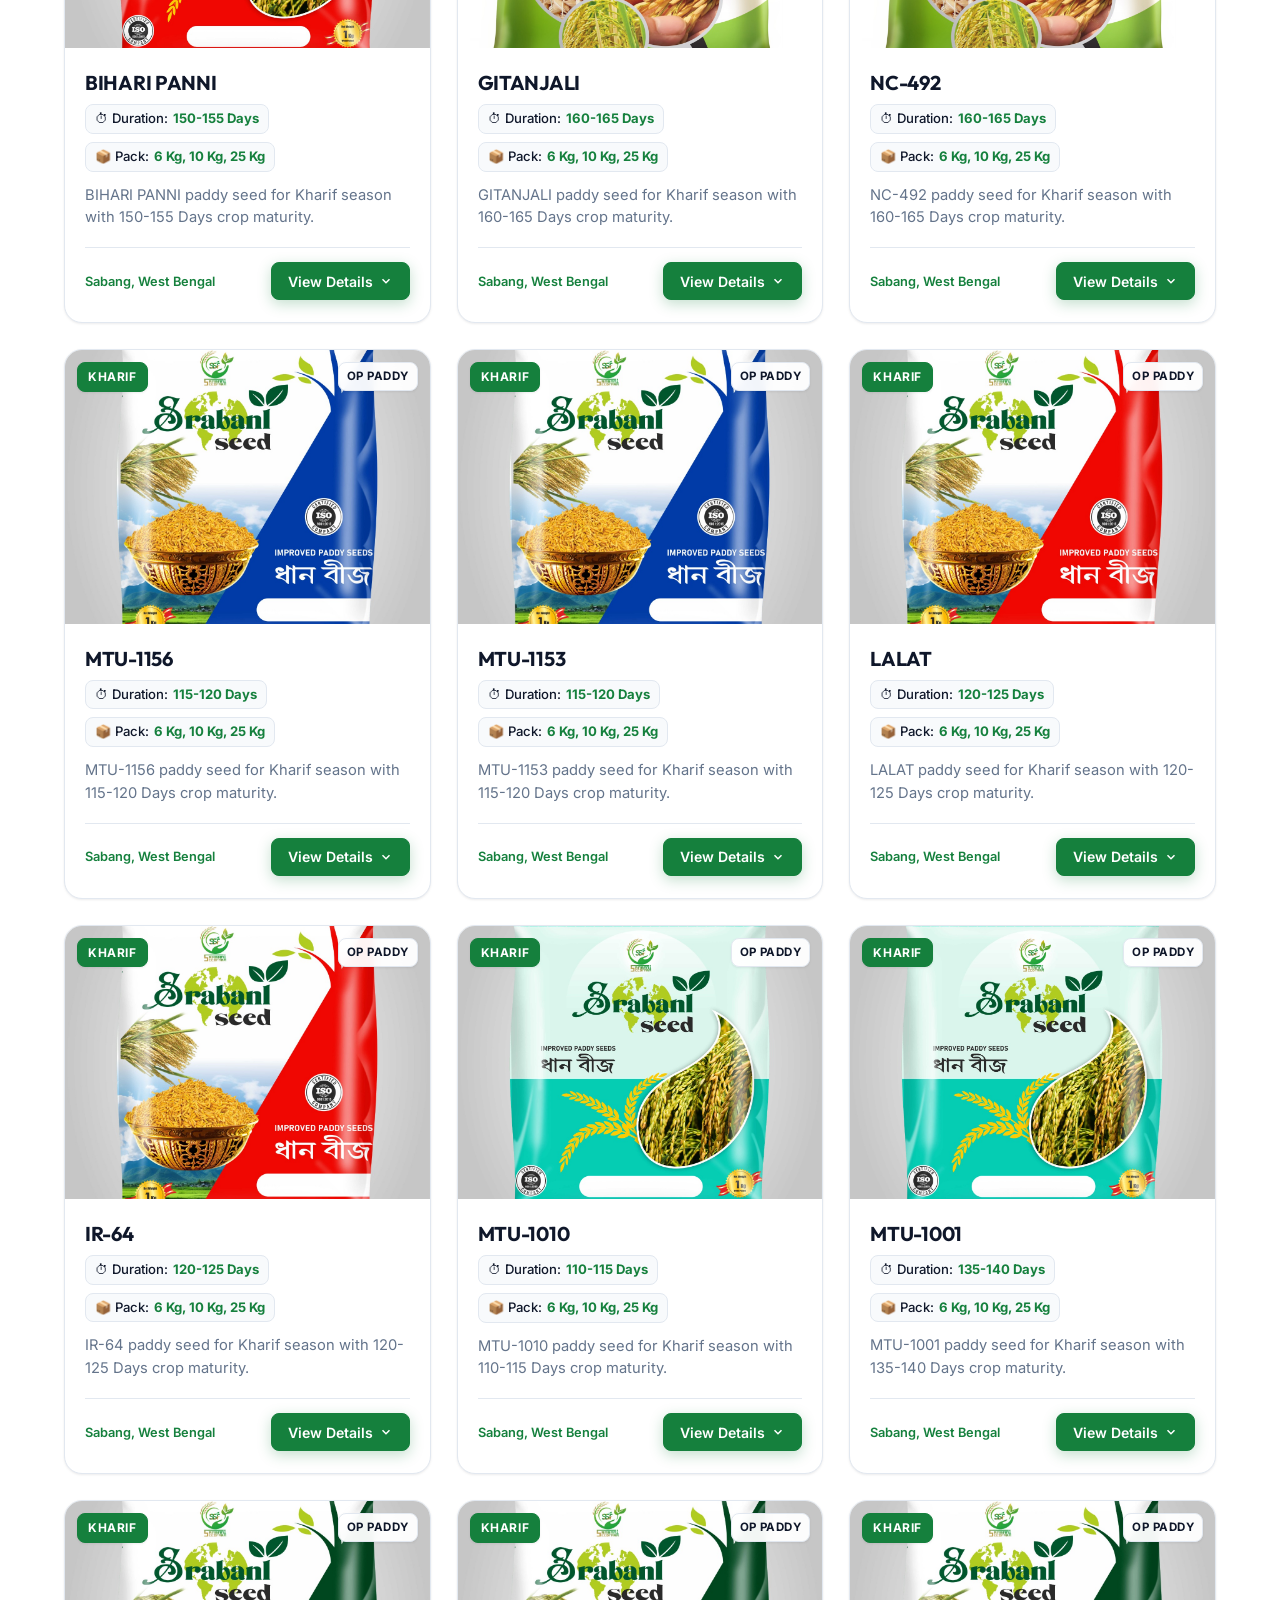
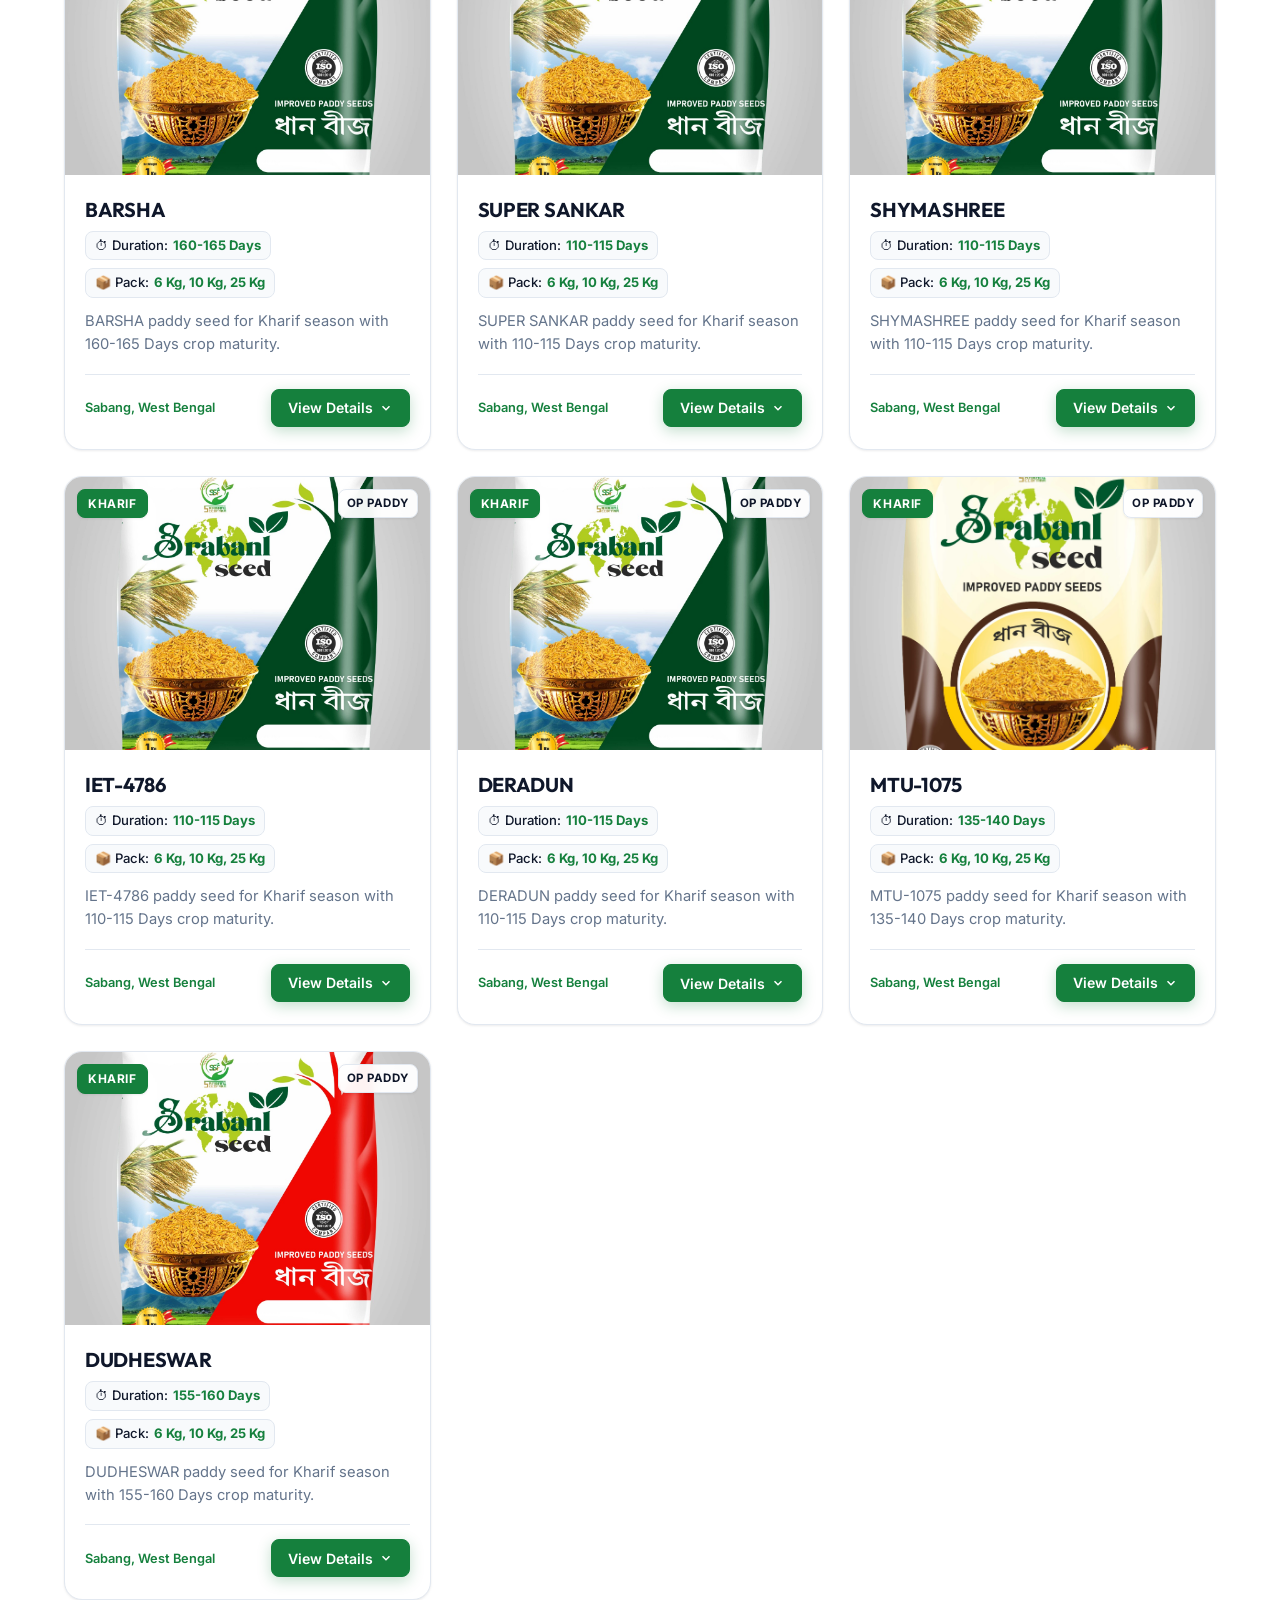
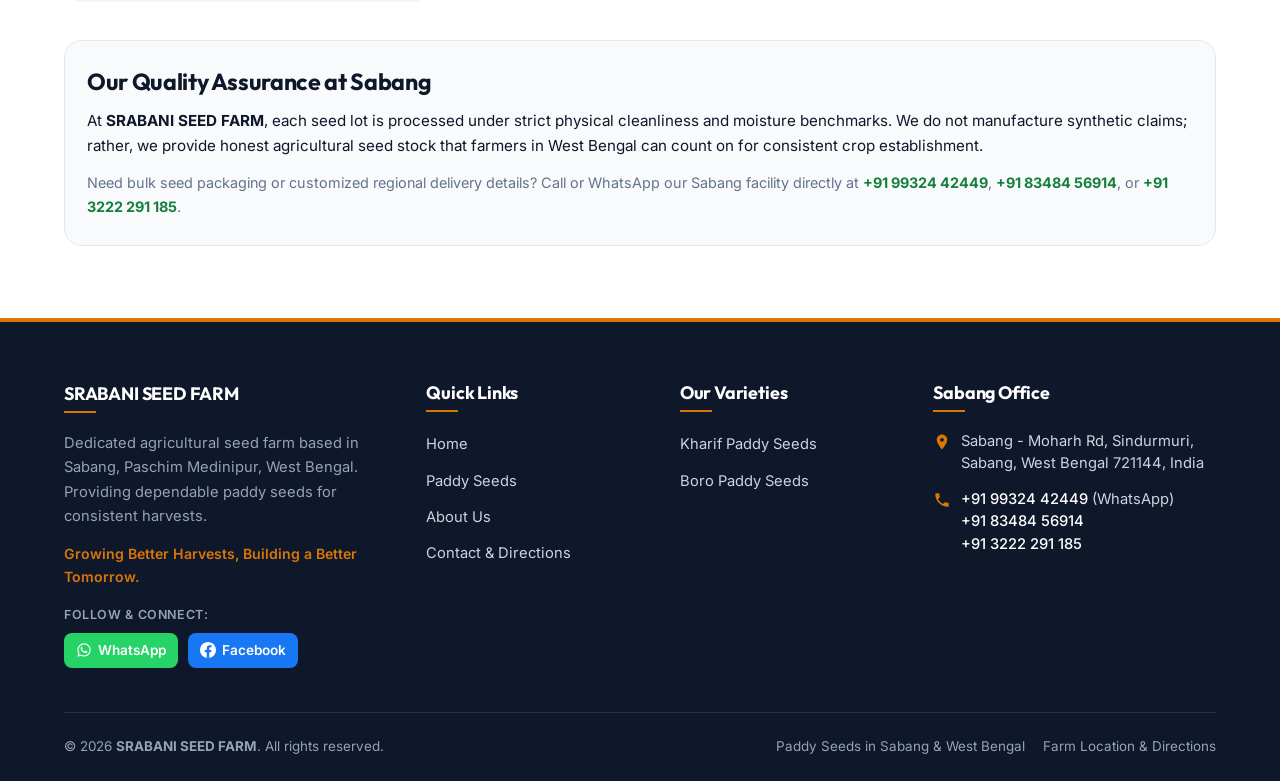
<file: products.html>
<!DOCTYPE html>
<html lang="en">
<head>
  <meta charset="UTF-8">
  <meta name="viewport" content="width=device-width, initial-scale=1.0">
  <title>Paddy Seeds | SRABANI SEED FARM, Sabang</title>
  <meta name="description" content="Explore authentic paddy seeds from SRABANI SEED FARM in Sabang, West Bengal. Featuring Pousami Gold, Gobinda Bhog, and Badsha Bhog. Pure, graded seeds for dependable harvests.">
  <meta name="keywords" content="Paddy seeds in West Bengal, Paddy seed supplier in Sabang, Pousami Gold Paddy Seed, Gobinda Bhog Paddy Seed, Badsha Bhog Paddy Seed, Agricultural seeds Sabang, Rice seeds West Bengal">
  <meta name="robots" content="index, follow">
  <link rel="canonical" href="https://srabaniseedfarm.com/products.html">

  <!-- Open Graph -->
  <meta property="og:type" content="website">
  <meta property="og:url" content="https://srabaniseedfarm.com/products.html">
  <meta property="og:title" content="Paddy Seeds | SRABANI SEED FARM, Sabang">
  <meta property="og:description" content="Discover reliable, high-vitality paddy seeds for West Bengal farmers from SRABANI SEED FARM, Sabang.">
  <meta property="og:image" content="https://srabaniseedfarm.com/assets/images/logo.png">
  <meta property="og:site_name" content="SRABANI SEED FARM">

  <!-- Twitter Card -->
  <meta name="twitter:card" content="summary_large_image">
  <meta name="twitter:title" content="Paddy Seeds | SRABANI SEED FARM, Sabang">
  <meta name="twitter:description" content="Discover reliable, high-vitality paddy seeds for West Bengal farmers from SRABANI SEED FARM, Sabang.">
  <meta name="twitter:image" content="https://srabaniseedfarm.com/assets/images/logo.png">

  <!-- Favicon & Manifest -->
  <link rel="icon" href="favicon.ico" sizes="48x48">
  <link rel="icon" type="image/png" sizes="48x48" href="assets/images/favicon-48x48.png">
  <link rel="icon" type="image/png" sizes="192x192" href="assets/images/favicon-192x192.png">
  <link rel="apple-touch-icon" sizes="180x180" href="assets/images/apple-touch-icon.png">
  <link rel="manifest" href="manifest.webmanifest">
  <meta name="theme-color" content="#15803D">

  <!-- Stylesheets -->
  <link rel="stylesheet" href="assets/css/style.css">
  <link rel="stylesheet" href="assets/css/responsive.css">

  <!-- Google Fonts -->
  <link rel="preconnect" href="https://fonts.googleapis.com">
  <link rel="preconnect" href="https://fonts.gstatic.com" crossorigin>
  <link href="https://fonts.googleapis.com/css2?family=Inter:wght@400;500;600;700&family=Outfit:wght@600;700;800&display=swap" rel="stylesheet">

  <!-- JSON-LD Breadcrumb & CollectionPage Schema -->
  <script type="application/ld+json">
  {
    "@context": "https://schema.org",
    "@graph": [
      {
        "@type": "BreadcrumbList",
        "itemListElement": [
          {
            "@type": "ListItem",
            "position": 1,
            "name": "Home",
            "item": "https://srabaniseedfarm.com/"
          },
          {
            "@type": "ListItem",
            "position": 2,
            "name": "Paddy Seeds",
            "item": "https://srabaniseedfarm.com/products.html"
          }
        ]
      },
      {
        "@type": "CollectionPage",
        "name": "Paddy Seeds Catalog",
        "description": "High-quality paddy seed varieties offered by SRABANI SEED FARM in Sabang, West Bengal.",
        "url": "https://srabaniseedfarm.com/products.html",
        "publisher": {
          "@type": "Organization",
          "name": "SRABANI SEED FARM"
        },
        "mainEntity": {
          "@type": "ItemList",
          "name": "Kharif and Boro Agricultural Paddy Seed Varieties",
          "description": "Comprehensive seasonal catalog of certified and high-yielding OP and Improved paddy seed lots offered by SRABANI SEED FARM in Sabang, West Bengal.",
          "itemListElement": [
            {
              "@type": "ListItem",
              "position": 1,
              "item": {
                "@type": "Product",
                "name": "POUSAMI GOLD Paddy Seed",
                "description": "POUSAMI GOLD is a proven paddy seed variety processed under strict germination and moisture standards at SRABANI SEED FARM in Sabang, West Bengal. Thoroughly graded for uniform density and dependable crop stand in Kharif cultivation.",
                "image": "https://srabaniseedfarm.com/assets/images/products/seed_packet_1.jpeg",
                "category": "Paddy Seeds",
                "brand": {
                  "@type": "Brand",
                  "name": "SRABANI SEED FARM"
                },
                "url": "https://srabaniseedfarm.com/products.html#pousami-gold"
              }
            },
            {
              "@type": "ListItem",
              "position": 2,
              "item": {
                "@type": "Product",
                "name": "GOBINDA BHOG Paddy Seed",
                "description": "GOBINDA BHOG is a proven paddy seed variety processed under strict germination and moisture standards at SRABANI SEED FARM in Sabang, West Bengal. Thoroughly graded for uniform density and dependable crop stand in Kharif cultivation.",
                "image": "https://srabaniseedfarm.com/assets/images/products/seed_packet_1.jpeg",
                "category": "Paddy Seeds",
                "brand": {
                  "@type": "Brand",
                  "name": "SRABANI SEED FARM"
                },
                "url": "https://srabaniseedfarm.com/products.html#gobinda-bhog"
              }
            },
            {
              "@type": "ListItem",
              "position": 3,
              "item": {
                "@type": "Product",
                "name": "BADSHA BHOG Paddy Seed",
                "description": "BADSHA BHOG is a proven paddy seed variety processed under strict germination and moisture standards at SRABANI SEED FARM in Sabang, West Bengal. Thoroughly graded for uniform density and dependable crop stand in Kharif cultivation.",
                "image": "https://srabaniseedfarm.com/assets/images/products/seed_packet_1.jpeg",
                "category": "Paddy Seeds",
                "brand": {
                  "@type": "Brand",
                  "name": "SRABANI SEED FARM"
                },
                "url": "https://srabaniseedfarm.com/products.html#badsha-bhog"
              }
            },
            {
              "@type": "ListItem",
              "position": 4,
              "item": {
                "@type": "Product",
                "name": "MTU-7029 Paddy Seed",
                "description": "MTU-7029 is an OP paddy seed variety processed and packed by SRABANI SEED FARM, Sabang, West Bengal. Thoroughly graded for physical purity and dependable seed quality for Kharif cultivation.",
                "image": "https://srabaniseedfarm.com/assets/images/products/seed_packet_7.jpeg",
                "category": "Paddy Seeds",
                "brand": {
                  "@type": "Brand",
                  "name": "SRABANI SEED FARM"
                },
                "url": "https://srabaniseedfarm.com/products.html#mtu-7029"
              }
            }
          ]
        }
      }
    ]
  }
  </script>
</head>
<body>
  <!-- Skip Link -->
  <a href="#mainContent" class="skip-link">Skip to main content</a>

  <!-- Top Utility Bar -->
  <aside class="top-bar" aria-label="Quick contact and location info">
    <div class="container top-bar-inner">
      <ul class="top-info-list">
        <li class="top-info-item">
          <svg viewBox="0 0 24 24"><path d="M6.62 10.79a15.053 15.053 0 006.59 6.59l2.2-2.2c.27-.27.67-.36 1.02-.24 1.12.37 2.33.57 3.57.57.55 0 1 .45 1 1V20c0 .55-.45 1-1 1-9.39 0-17-7.61-17-17 0-.55.45-1 1-1h3.5c.55 0 1 .45 1 1 0 1.25.2 2.45.57 3.57.11.35.03.74-.25 1.02l-2.2 2.2z"/></svg>
          <span>Call:</span>
          <a href="tel:+919932442449" class="top-info-link">+91 99324 42449</a>
        </li>
        <li class="top-info-item">
          <svg viewBox="0 0 24 24"><path d="M6.62 10.79a15.053 15.053 0 006.59 6.59l2.2-2.2c.27-.27.67-.36 1.02-.24 1.12.37 2.33.57 3.57.57.55 0 1 .45 1 1V20c0 .55-.45 1-1 1-9.39 0-17-7.61-17-17 0-.55.45-1 1-1h3.5c.55 0 1 .45 1 1 0 1.25.2 2.45.57 3.57.11.35.03.74-.25 1.02l-2.2 2.2z"/></svg>
          <a href="tel:+918348456914" class="top-info-link">+91 83484 56914</a>
        </li>
        <li class="top-info-item">
          <svg viewBox="0 0 24 24"><path d="M20 15.5c-1.25 0-2.45-.2-3.57-.57a1.02 1.02 0 00-1.02.24l-2.2 2.2a15.053 15.053 0 01-6.59-6.59l2.2-2.2c.28-.28.36-.67.25-1.02A11.36 11.36 0 018.5 4c0-.55-.45-1-1-1H4c-.55 0-1 .45-1 1 0 9.39 7.61 17 17 17 .55 0 1-.45 1-1v-3.5c0-.55-.45-1-1-1z"/></svg>
          <span>Office:</span>
          <a href="tel:+913222291185" class="top-info-link">+91 3222 291 185</a>
        </li>
      </ul>
      <div class="top-bar-right">
        <div class="top-social-links">
          <a href="https://wa.me/919932442449" class="top-social-link top-whatsapp-link" target="_blank" rel="noopener noreferrer" aria-label="Chat on WhatsApp" title="WhatsApp: +91 99324 42449">
            <svg viewBox="0 0 24 24"><path d="M12.04 2C6.58 2 2.13 6.45 2.13 11.91C2.13 13.66 2.59 15.36 3.45 16.86L2.05 22L7.3 20.62C8.75 21.41 10.38 21.83 12.04 21.83C17.5 21.83 21.95 17.38 21.95 11.92C21.95 9.27 20.92 6.78 19.05 4.91C17.18 3.04 14.69 2 12.04 2M12.05 3.67C14.25 3.67 16.31 4.53 17.87 6.09C19.42 7.65 20.28 9.72 20.28 11.92C20.28 16.46 16.58 20.15 12.04 20.15C10.56 20.15 9.11 19.76 7.85 19L7.55 18.83L4.43 19.65L5.26 16.61L5.06 16.29C4.24 15 3.8 13.47 3.8 11.91C3.81 7.37 7.5 3.67 12.05 3.67M8.53 7.33C8.37 7.33 8.1 7.39 7.87 7.64C7.65 7.89 7 8.5 7 9.71C7 10.93 7.89 12.1 8.01 12.27C8.14 12.44 9.76 14.94 12.25 16C12.84 16.27 13.3 16.42 13.66 16.53C14.25 16.72 14.79 16.69 15.22 16.63C15.7 16.56 16.68 16.03 16.89 15.45C17.1 14.87 17.1 14.38 17.04 14.27C16.97 14.17 16.81 14.11 16.56 13.99C16.32 13.86 15.12 13.27 14.9 13.19C14.67 13.1 14.51 13.06 14.35 13.31C14.19 13.55 13.73 14.11 13.58 14.27C13.44 14.44 13.3 14.46 13.06 14.34C12.82 14.21 11.8 13.88 10.6 12.81C9.65 11.97 9.02 10.92 8.89 10.68C8.77 10.43 8.88 10.31 9 10.19C9.11 10.08 9.24 9.91 9.36 9.77C9.48 9.63 9.53 9.53 9.61 9.36C9.69 9.2 9.65 9.06 9.59 8.94C9.53 8.82 9.08 7.67 8.87 7.21C8.68 6.74 8.5 6.82 8.35 6.82C8.21 6.81 8.06 6.81 7.9 6.81L8.53 7.33Z"/></svg>
            <span>WhatsApp</span>
          </a>
          <a href="https://www.facebook.com/share/1JAVYuC28b/" class="top-social-link top-facebook-link" target="_blank" rel="noopener noreferrer" aria-label="Visit Facebook page" title="Facebook">
            <svg viewBox="0 0 24 24"><path d="M24 12.073c0-6.627-5.373-12-12-12s-12 5.373-12 12c0 5.99 4.388 10.954 10.125 11.854v-8.385H7.078v-3.47h3.047V9.43c0-3.007 1.792-4.669 4.533-4.669 1.312 0 2.686.235 2.686.235v2.953H15.83c-1.491 0-1.956.925-1.956 1.874v2.25h3.328l-.532 3.47h-2.796v8.385C19.612 23.027 24 18.062 24 12.073z"/></svg>
            <span>Facebook</span>
          </a>
        </div>
        <div class="top-location-badge">
          <svg width="14" height="14" viewBox="0 0 24 24" fill="#D6A52C"><path d="M12 2C8.13 2 5 5.13 5 9c0 5.25 7 13 7 13s7-7.75 7-13c0-3.87-3.13-7-7-7zm0 9.5c-1.38 0-2.5-1.12-2.5-2.5s1.12-2.5 2.5-2.5 2.5 1.12 2.5 2.5-1.12 2.5-2.5 2.5z"/></svg>
          <span>Sindurmuri, Sabang, West Bengal 721144</span>
        </div>
      </div>
    </div>
  </aside>

  <!-- Main Sticky Header -->
  <header class="site-header">
    <div class="container navbar">
      <a href="index.html" class="brand-link" aria-label="SRABANI SEED FARM Homepage">
        <img src="assets/images/logo.png" alt="SRABANI SEED FARM – Agricultural Seeds" class="brand-logo-img" width="48" height="48">
        <div class="brand-text">
          <span class="brand-title">SRABANI SEED FARM</span>
          <span class="brand-tagline">A House of Quality Seeds</span>
          <span class="brand-cert">AN ISO 9001:2015 CERTIFIED COMPANY</span>
        </div>
      </a>

      <!-- Desktop Navigation Menu -->
      <nav aria-label="Main Navigation">
        <ul class="nav-menu">
          <li><a href="index.html" class="nav-link">Home</a></li>
          <li><a href="products.html" class="nav-link active">Products</a></li>
          <li><a href="about.html" class="nav-link">About Us</a></li>
          <li><a href="contact.html" class="nav-link">Contact Us</a></li>
        </ul>
      </nav>

      <a href="contact.html" class="btn btn-sm btn-primary nav-cta-btn">Inquire Seeds</a>

      <!-- Mobile Action & Hamburger -->
      <div class="mobile-header-actions">
        <a href="tel:+918348456914" class="mobile-call-pill" aria-label="Call SRABANI SEED FARM directly">
          <svg viewBox="0 0 24 24"><path d="M6.62 10.79a15.053 15.053 0 006.59 6.59l2.2-2.2c.27-.27.67-.36 1.02-.24 1.12.37 2.33.57 3.57.57.55 0 1 .45 1 1V20c0 .55-.45 1-1 1-9.39 0-17-7.61-17-17 0-.55.45-1 1-1h3.5c.55 0 1 .45 1 1 0 1.25.2 2.45.57 3.57.11.35.03.74-.25 1.02l-2.2 2.2z"/></svg>
          <span>Call</span>
        </a>
        <button type="button" class="mobile-nav-toggle" aria-label="Open mobile navigation menu" aria-expanded="false">
          <svg viewBox="0 0 24 24"><line x1="3" y1="6" x2="21" y2="6"></line><line x1="3" y1="12" x2="21" y2="12"></line><line x1="3" y1="18" x2="21" y2="18"></line></svg>
        </button>
      </div>
    </div>
  </header>

  <!-- Mobile Drawer Menu -->
  <div class="mobile-drawer" role="dialog" aria-modal="true" aria-label="Mobile Navigation Drawer">
    <div class="mobile-drawer-header">
      <a href="index.html" class="brand-link" aria-label="SRABANI SEED FARM Homepage">
        <img src="assets/images/logo.png" alt="SRABANI SEED FARM" class="brand-logo-img" width="40" height="40">
        <div class="brand-text">
          <span class="brand-title">SRABANI SEED FARM</span>
          <span class="brand-tagline">A House of Quality Seeds</span>
          <span class="brand-cert">AN ISO 9001:2015 CERTIFIED COMPANY</span>
        </div>
      </a>
      <button type="button" class="mobile-drawer-close" aria-label="Close navigation menu">&times;</button>
    </div>
    <ul class="mobile-nav-list">
      <li><a href="index.html" class="mobile-nav-link">Home</a></li>
      <li><a href="products.html" class="mobile-nav-link active">Products</a></li>
      <li><a href="about.html" class="mobile-nav-link">About Us</a></li>
      <li><a href="contact.html" class="mobile-nav-link">Contact Us</a></li>
    </ul>
    <div class="mobile-drawer-contact">
      <p style="font-size: 0.85rem; color: #525252; margin-bottom: 8px;"><strong>Farm Address:</strong><br>Sabang - Moharh Rd, Sindurmuri, Sabang, WB 721144</p>
      <a href="tel:+919932442449" class="btn btn-sm btn-primary btn-block" style="margin-bottom: 8px;">📞 Call +91 99324 42449</a>
      <a href="tel:+918348456914" class="btn btn-sm btn-outline-green btn-block" style="margin-bottom: 8px;">📞 Call +91 83484 56914</a>
      <a href="https://wa.me/919932442449" target="_blank" rel="noopener noreferrer" class="btn btn-sm btn-whatsapp btn-block" style="margin-bottom: 8px;">💬 Chat on WhatsApp</a>
      <a href="https://www.facebook.com/share/1JAVYuC28b/" target="_blank" rel="noopener noreferrer" class="btn btn-sm btn-facebook btn-block">🌐 Visit Facebook Page</a>
    </div>
  </div>
  <div class="mobile-drawer-overlay"></div>

  <!-- Page Banner -->
  <section class="page-header">
    <div class="container">
      <h1 class="page-header-title">Our Agricultural Seeds</h1>
      <p class="page-header-subtitle">
        High-purity paddy seed lots processed and graded at SRABANI SEED FARM in Sabang, Paschim Medinipur.
      </p>
      <nav class="breadcrumb-nav" aria-label="Breadcrumb">
        <a href="index.html">Home</a>
        <span class="breadcrumb-separator">/</span>
        <span aria-current="page">Products</span>
      </nav>
    </div>
  </section>

  <!-- Main Content -->
  <main id="mainContent" class="section">
    <div class="container">
      <!-- Search & Catalog Info Bar -->
      <div style="display: flex; justify-content: space-between; align-items: center; flex-wrap: wrap; gap: 20px; margin-bottom: 24px; padding-bottom: 20px; border-bottom: 1px solid var(--border-light);">
        <div>
          <span id="productsCount" class="pill-badge pill-badge-gold">Loading Catalog...</span>
          <h2 style="font-size: 1.5rem; margin-top: 4px;">Paddy Seed Varieties</h2>
        </div>
        <div style="min-width: 280px; max-width: 360px; width: 100%;">
          <label for="productSearchInput" class="sr-only" style="position: absolute; width: 1px; height: 1px; padding: 0; margin: -1px; overflow: hidden; clip: rect(0,0,0,0); border: 0;">Search seed varieties</label>
          <input 
            type="search" 
            id="productSearchInput" 
            class="form-control" 
            placeholder="Search variety, duration, season..." 
            aria-label="Search paddy seed varieties"
          >
        </div>
      </div>

      <!-- Season & Type Dual Filter Controls -->
      <div class="catalog-filters-wrap" aria-label="Catalog filters">
        <!-- Season Filter: Kharif or Boro -->
        <div class="filter-group">
          <span class="filter-group-title">
            <svg class="filter-group-icon" viewBox="0 0 24 24" fill="none" stroke="currentColor" stroke-width="2.5" aria-hidden="true"><path d="M12 2v20M17 5H9.5a3.5 3.5 0 0 0 0 7h5a3.5 3.5 0 0 1 0 7H6"/></svg>
            Season:
          </span>
          <div class="filter-btn-group" role="radiogroup" aria-label="Filter by crop season">
            <button type="button" class="filter-btn active" data-group="season" data-value="kharif" role="radio" aria-checked="true">🌾 Kharif Season</button>
            <button type="button" class="filter-btn" data-group="season" data-value="boro" role="radio" aria-checked="false">☀️ Boro Season</button>
          </div>
        </div>

        <div class="filter-group-divider" aria-hidden="true"></div>

        <!-- Variety Type Filter: OP or Improved -->
        <div class="filter-group">
          <span class="filter-group-title">
            <svg class="filter-group-icon" viewBox="0 0 24 24" fill="none" stroke="currentColor" stroke-width="2.5" aria-hidden="true"><rect x="3" y="3" width="7" height="7"></rect><rect x="14" y="3" width="7" height="7"></rect><rect x="14" y="14" width="7" height="7"></rect><rect x="3" y="14" width="7" height="7"></rect></svg>
            Variety Type:
          </span>
          <div class="filter-btn-group" role="radiogroup" aria-label="Filter by variety type">
            <button type="button" class="filter-btn active" data-group="type" data-value="op" role="radio" aria-checked="true">OP Paddy</button>
            <button type="button" class="filter-btn" data-group="type" data-value="improved" role="radio" aria-checked="false">Improved Paddy</button>
          </div>
        </div>
      </div>

      <!-- Products Grid (Dynamically rendered from data/products.json via assets/js/products.js) -->
      <div id="productsGrid" class="products-grid" aria-live="polite">
        <!-- Dynamic cards will be injected by products.js; initial loading skeleton -->
        <p style="grid-column: 1 / -1; text-align: center; color: var(--muted-text); padding: 40px 0;">Loading verified paddy seed varieties from SRABANI SEED FARM...</p>
      </div>

      <!-- Quality Standards Notice -->
      <div class="qa-banner" style="margin-top: 40px; background-color: var(--light-green-alt); border-radius: var(--radius-lg); padding: 26px 22px; border: 1px solid var(--border-light);">
        <h3 style="color: var(--dark-green); margin-bottom: 10px;">Our Quality Assurance at Sabang</h3>
        <p style="color: var(--dark-text); font-size: 0.95rem; line-height: 1.7; margin-bottom: 12px;">
          At <strong>SRABANI SEED FARM</strong>, each seed lot is processed under strict physical cleanliness and moisture benchmarks. We do not manufacture synthetic claims; rather, we provide honest agricultural seed stock that farmers in West Bengal can count on for consistent crop establishment.
        </p>
        <p style="font-size: 0.9rem; color: var(--muted-text); margin: 0;">
          Need bulk seed packaging or customized regional delivery details? Call or WhatsApp our Sabang facility directly at <a href="tel:+919932442449" style="font-weight: 700; color: var(--primary-green);">+91 99324 42449</a>, <a href="tel:+918348456914" style="font-weight: 700; color: var(--primary-green);">+91 83484 56914</a>, or <a href="tel:+913222291185" style="font-weight: 700; color: var(--primary-green);">+91 3222 291 185</a>.
        </p>
      </div>
    </div>
  </main>

  <!-- Footer -->
  <footer class="site-footer">
    <div class="container">
      <div class="footer-grid">
        <div>
          <h3 class="footer-col-title">SRABANI SEED FARM</h3>
          <p class="footer-about-text">
            Dedicated agricultural seed farm based in Sabang, Paschim Medinipur, West Bengal. Providing dependable paddy seeds for consistent harvests.
          </p>
          <div style="color: var(--golden); font-size: 0.88rem; font-weight: 600; margin-bottom: 12px;">
            Growing Better Harvests, Building a Better Tomorrow.
          </div>
          <div class="footer-social-wrap">
            <span class="footer-social-title">Follow &amp; Connect:</span>
            <div class="footer-social-links">
              <a href="https://wa.me/919932442449" class="footer-social-btn footer-whatsapp-btn" target="_blank" rel="noopener noreferrer" aria-label="Chat on WhatsApp">
                <svg viewBox="0 0 24 24"><path d="M12.04 2C6.58 2 2.13 6.45 2.13 11.91C2.13 13.66 2.59 15.36 3.45 16.86L2.05 22L7.3 20.62C8.75 21.41 10.38 21.83 12.04 21.83C17.5 21.83 21.95 17.38 21.95 11.92C21.95 9.27 20.92 6.78 19.05 4.91C17.18 3.04 14.69 2 12.04 2M12.05 3.67C14.25 3.67 16.31 4.53 17.87 6.09C19.42 7.65 20.28 9.72 20.28 11.92C20.28 16.46 16.58 20.15 12.04 20.15C10.56 20.15 9.11 19.76 7.85 19L7.55 18.83L4.43 19.65L5.26 16.61L5.06 16.29C4.24 15 3.8 13.47 3.8 11.91C3.81 7.37 7.5 3.67 12.05 3.67M8.53 7.33C8.37 7.33 8.1 7.39 7.87 7.64C7.65 7.89 7 8.5 7 9.71C7 10.93 7.89 12.1 8.01 12.27C8.14 12.44 9.76 14.94 12.25 16C12.84 16.27 13.3 16.42 13.66 16.53C14.25 16.72 14.79 16.69 15.22 16.63C15.7 16.56 16.68 16.03 16.89 15.45C17.1 14.87 17.1 14.38 17.04 14.27C16.97 14.17 16.81 14.11 16.56 13.99C16.32 13.86 15.12 13.27 14.9 13.19C14.67 13.1 14.51 13.06 14.35 13.31C14.19 13.55 13.73 14.11 13.58 14.27C13.44 14.44 13.3 14.46 13.06 14.34C12.82 14.21 11.8 13.88 10.6 12.81C9.65 11.97 9.02 10.92 8.89 10.68C8.77 10.43 8.88 10.31 9 10.19C9.11 10.08 9.24 9.91 9.36 9.77C9.48 9.63 9.53 9.53 9.61 9.36C9.69 9.2 9.65 9.06 9.59 8.94C9.53 8.82 9.08 7.67 8.87 7.21C8.68 6.74 8.5 6.82 8.35 6.82C8.21 6.81 8.06 6.81 7.9 6.81L8.53 7.33Z"/></svg>
                <span>WhatsApp</span>
              </a>
              <a href="https://www.facebook.com/share/1JAVYuC28b/" class="footer-social-btn footer-facebook-btn" target="_blank" rel="noopener noreferrer" aria-label="Visit Facebook page">
                <svg viewBox="0 0 24 24"><path d="M24 12.073c0-6.627-5.373-12-12-12s-12 5.373-12 12c0 5.99 4.388 10.954 10.125 11.854v-8.385H7.078v-3.47h3.047V9.43c0-3.007 1.792-4.669 4.533-4.669 1.312 0 2.686.235 2.686.235v2.953H15.83c-1.491 0-1.956.925-1.956 1.874v2.25h3.328l-.532 3.47h-2.796v8.385C19.612 23.027 24 18.062 24 12.073z"/></svg>
                <span>Facebook</span>
              </a>
            </div>
          </div>
        </div>
        <div>
          <h4 class="footer-col-title">Quick Links</h4>
          <ul class="footer-links-list">
            <li><a href="index.html" class="footer-link">Home</a></li>
            <li><a href="products.html" class="footer-link">Paddy Seeds</a></li>
            <li><a href="about.html" class="footer-link">About Us</a></li>
            <li><a href="contact.html" class="footer-link">Contact & Directions</a></li>
          </ul>
        </div>
        <div>
          <h4 class="footer-col-title">Our Varieties</h4>
          <ul class="footer-links-list">
            <li><a href="products.html#kharif" class="footer-link">Kharif Paddy Seeds</a></li>
            <li><a href="products.html#boro" class="footer-link">Boro Paddy Seeds</a></li>
          </ul>
        </div>
        <div>
          <h4 class="footer-col-title">Sabang Office</h4>
          <ul class="footer-contact-list">
            <li class="footer-contact-item">
              <svg viewBox="0 0 24 24"><path d="M12 2C8.13 2 5 5.13 5 9c0 5.25 7 13 7 13s7-7.75 7-13c0-3.87-3.13-7-7-7zm0 9.5c-1.38 0-2.5-1.12-2.5-2.5s1.12-2.5 2.5-2.5 2.5 1.12 2.5 2.5-1.12 2.5-2.5 2.5z"/></svg>
              <span>Sabang - Moharh Rd, Sindurmuri, Sabang, West Bengal 721144, India</span>
            </li>
            <li class="footer-contact-item">
              <svg viewBox="0 0 24 24"><path d="M6.62 10.79a15.053 15.053 0 006.59 6.59l2.2-2.2c.27-.27.67-.36 1.02-.24 1.12.37 2.33.57 3.57.57.55 0 1 .45 1 1V20c0 .55-.45 1-1 1-9.39 0-17-7.61-17-17 0-.55.45-1 1-1h3.5c.55 0 1 .45 1 1 0 1.25.2 2.45.57 3.57.11.35.03.74-.25 1.02l-2.2 2.2z"/></svg>
              <div>
                <a href="tel:+919932442449">+91 99324 42449</a> (WhatsApp)<br>
                <a href="tel:+918348456914">+91 83484 56914</a><br>
                <a href="tel:+913222291185">+91 3222 291 185</a>
              </div>
            </li>
          </ul>
        </div>
      </div>
      <div class="footer-bottom">
        <div>
          &copy; <span class="current-year">2026</span> <strong>SRABANI SEED FARM</strong>. All rights reserved.
        </div>
        <div class="footer-bottom-links">
          <span>Paddy Seeds in Sabang &amp; West Bengal</span>
          <a href="contact.html">Farm Location &amp; Directions</a>
        </div>
      </div>
    </div>
  </footer>

  <!-- Floating Mobile Quick Contact Bar -->
  <aside class="floating-contact-bar" aria-label="Mobile quick actions">
    <div class="floating-contact-inner">
      <a href="tel:+919932442449" class="btn btn-sm btn-primary">
        📞 Call
      </a>
      <a href="https://wa.me/919932442449" class="btn btn-sm btn-whatsapp" target="_blank" rel="noopener noreferrer">
        💬 WhatsApp
      </a>
      <a href="contact.html" class="btn btn-sm btn-golden">
        ✉ Inquire
      </a>
    </div>
  </aside>

  <!-- Floating Desktop/Mobile WhatsApp Button -->
  <a href="https://wa.me/919932442449" class="floating-whatsapp-btn" target="_blank" rel="noopener noreferrer" aria-label="Chat with SRABANI SEED FARM on WhatsApp" title="Chat on WhatsApp: +91 99324 42449">
    <svg viewBox="0 0 24 24"><path d="M12.04 2C6.58 2 2.13 6.45 2.13 11.91C2.13 13.66 2.59 15.36 3.45 16.86L2.05 22L7.3 20.62C8.75 21.41 10.38 21.83 12.04 21.83C17.5 21.83 21.95 17.38 21.95 11.92C21.95 9.27 20.92 6.78 19.05 4.91C17.18 3.04 14.69 2 12.04 2M12.05 3.67C14.25 3.67 16.31 4.53 17.87 6.09C19.42 7.65 20.28 9.72 20.28 11.92C20.28 16.46 16.58 20.15 12.04 20.15C10.56 20.15 9.11 19.76 7.85 19L7.55 18.83L4.43 19.65L5.26 16.61L5.06 16.29C4.24 15 3.8 13.47 3.8 11.91C3.81 7.37 7.5 3.67 12.05 3.67M8.53 7.33C8.37 7.33 8.1 7.39 7.87 7.64C7.65 7.89 7 8.5 7 9.71C7 10.93 7.89 12.1 8.01 12.27C8.14 12.44 9.76 14.94 12.25 16C12.84 16.27 13.3 16.42 13.66 16.53C14.25 16.72 14.79 16.69 15.22 16.63C15.7 16.56 16.68 16.03 16.89 15.45C17.1 14.87 17.1 14.38 17.04 14.27C16.97 14.17 16.81 14.11 16.56 13.99C16.32 13.86 15.12 13.27 14.9 13.19C14.67 13.1 14.51 13.06 14.35 13.31C14.19 13.55 13.73 14.11 13.58 14.27C13.44 14.44 13.3 14.46 13.06 14.34C12.82 14.21 11.8 13.88 10.6 12.81C9.65 11.97 9.02 10.92 8.89 10.68C8.77 10.43 8.88 10.31 9 10.19C9.11 10.08 9.24 9.91 9.36 9.77C9.48 9.63 9.53 9.53 9.61 9.36C9.69 9.2 9.65 9.06 9.59 8.94C9.53 8.82 9.08 7.67 8.87 7.21C8.68 6.74 8.5 6.82 8.35 6.82C8.21 6.81 8.06 6.81 7.9 6.81L8.53 7.33Z"/></svg>
  </a>

  <!-- JavaScript -->
  <script src="assets/js/main.js" defer></script>
  <script src="assets/js/products.js" defer></script>
</body>
</html>
</file>
<file: assets/css/style.css>
/* ==========================================================================
   SRABANI SEED FARM – Master Stylesheet
   Bright Modern Business Theme & Mobile-Focused Ergonomics
   Color Palette:
   - Primary Emerald: #15803D (Enterprise Green)
   - Accent Green:    #16A34A (Vibrant Fresh Green)
   - Dark Emerald:    #166534 (Deep Hover)
   - Amber / Gold:    #D97706 (Warm Radiant Harvest Gold)
   - Slate Navy:      #0F172A (Deep Crisp Headings)
   - Body Slate:      #334155 (High Clarity Body Text)
   - Light Surfaces:  #FFFFFF, #F8FAFC, #F0FDF4, #FFFDF7
   ========================================================================== */

:root {
  /* Bright Business Palette: High-clarity Emerald & Gold */
  --primary-green: #15803D;
  --primary-green-hover: #166534;
  --primary-green-light: #16A34A;
  --primary-green-subtle: #F0FDF4;
  --primary-green-border: #BBF7D0;
  
  --dark-green: #0F172A; /* Clean high-contrast slate-900 for modern corporate authority */
  --corporate-green: #14532D;
  
  --golden: #D97706;
  --golden-hover: #B45309;
  --golden-dark: #92400E;
  --golden-light: #FEF3C7;
  --golden-subtle: #FFFBEB;
  --border-golden: #FDE68A;
  
  --white: #FFFFFF;
  --bg-page: #FFFFFF;
  --bg-alt: #F8FAFC;
  --bg-mint: #F0FDF4;
  --bg-cream: #FCFDFB;
  
  --dark-text: #0F172A;
  --body-text: #334155;
  --muted-text: #64748B;
  --light-text: #94A3B8;
  
  --border-light: #E2E8F0;
  --border-subtle: #F1F5F9;
  
  /* Bright Compatibility Aliases */
  --light-green: #F0FDF4;
  --light-green-alt: #F8FAFC;
  --cream: #FFFDF7;
  --border-cream: #E2E8F0;
  
  --focus-ring: rgba(21, 128, 61, 0.35);
  
  --font-sans: 'Inter', -apple-system, BlinkMacSystemFont, "Segoe UI", Roboto, "Helvetica Neue", Arial, sans-serif;
  --font-heading: 'Outfit', -apple-system, BlinkMacSystemFont, "Segoe UI", Roboto, sans-serif;
  
  --shadow-sm: 0 1px 3px rgba(15, 23, 42, 0.05), 0 1px 2px rgba(15, 23, 42, 0.03);
  --shadow-md: 0 4px 16px -2px rgba(15, 23, 42, 0.06), 0 2px 6px -1px rgba(15, 23, 42, 0.04);
  --shadow-lg: 0 12px 30px -4px rgba(15, 23, 42, 0.09), 0 4px 10px -2px rgba(15, 23, 42, 0.04);
  --shadow-hover: 0 14px 34px -4px rgba(21, 128, 61, 0.16);
  --shadow-dock: 0 -4px 20px rgba(15, 23, 42, 0.08);
  
  --radius-xs: 4px;
  --radius-sm: 8px;
  --radius-md: 12px;
  --radius-lg: 18px;
  --radius-xl: 24px;
  --radius-full: 9999px;
  
  --transition-fast: 0.18s cubic-bezier(0.4, 0, 0.2, 1);
  --transition-normal: 0.28s cubic-bezier(0.4, 0, 0.2, 1);
  --max-width: 1200px;
  
  --header-height-desktop: 70px;
  --header-height-mobile: 60px;
}

/* ==========================================================================
   Base & Reset
   ========================================================================== */

*, *::before, *::after {
  box-sizing: border-box;
  margin: 0;
  padding: 0;
}

html {
  font-size: 16px;
  scroll-behavior: smooth;
  -webkit-text-size-adjust: 100%;
  overflow-x: clip;
  scroll-padding-top: calc(var(--header-height-mobile, 60px) + 12px);
}

body {
  font-family: var(--font-sans);
  font-size: 1rem;
  line-height: 1.65;
  color: var(--body-text);
  background-color: var(--bg-page);
  overflow-x: clip;
  display: flex;
  flex-direction: column;
  min-height: 100vh;
  -webkit-font-smoothing: antialiased;
  -moz-osx-font-smoothing: grayscale;
  text-rendering: optimizeLegibility;
  overflow-wrap: break-word;
  word-break: break-word;
  -webkit-tap-highlight-color: transparent;
  touch-action: manipulation;
}

img, svg {
  display: block;
  max-width: 100%;
  height: auto;
}

a {
  color: var(--primary-green);
  text-decoration: none;
  transition: color var(--transition-fast), background-color var(--transition-fast), border-color var(--transition-fast);
}

a:hover {
  color: var(--primary-green-hover);
}

a:focus-visible, button:focus-visible, input:focus-visible, textarea:focus-visible, select:focus-visible {
  outline: 3px solid var(--primary-green);
  outline-offset: 2px;
}

/* Skip link for Accessibility */
.skip-link {
  position: absolute;
  top: -100px;
  left: 20px;
  background: var(--dark-green);
  color: var(--white);
  padding: 12px 20px;
  z-index: 9999;
  border-radius: var(--radius-sm);
  font-weight: 600;
  transition: top var(--transition-fast);
}

.skip-link:focus {
  top: 72px;
}

/* Container */
.container {
  width: 100%;
  max-width: var(--max-width);
  margin-left: auto;
  margin-right: auto;
  padding-left: clamp(14px, 4vw, 24px);
  padding-right: clamp(14px, 4vw, 24px);
}

.container-narrow {
  max-width: 860px;
}

/* Typography Helpers */
h1, h2, h3, h4, h5, h6 {
  font-family: var(--font-heading);
  color: var(--dark-text);
  line-height: 1.25;
  font-weight: 700;
  margin-bottom: 0.6rem;
  letter-spacing: -0.015em;
  text-wrap: balance;
  overflow-wrap: break-word;
  word-break: break-word;
}

h1 {
  font-size: clamp(1.85rem, 5vw + 0.4rem, 2.75rem);
  letter-spacing: -0.025em;
  line-height: 1.18;
}

h2 {
  font-size: clamp(1.4rem, 3.8vw + 0.2rem, 2.1rem);
  letter-spacing: -0.015em;
  line-height: 1.24;
}

h3 {
  font-size: clamp(1.15rem, 2.5vw + 0.2rem, 1.45rem);
  line-height: 1.3;
}

h4 {
  font-size: 1.15rem;
}

p {
  margin-bottom: 1rem;
  text-wrap: pretty;
  overflow-wrap: break-word;
  word-break: break-word;
}

p:last-child {
  margin-bottom: 0;
}

.lead {
  font-size: clamp(1.02rem, 2vw + 0.1rem, 1.18rem);
  line-height: 1.7;
  color: var(--body-text);
}

/* ==========================================================================
   Buttons & Pills
   ========================================================================== */

.btn {
  display: inline-flex;
  align-items: center;
  justify-content: center;
  gap: 8px;
  font-family: var(--font-sans);
  font-size: 0.95rem;
  font-weight: 600;
  padding: 11px 22px;
  border-radius: var(--radius-md);
  border: 1.5px solid transparent;
  cursor: pointer;
  transition: all var(--transition-fast);
  text-decoration: none;
  line-height: 1.35;
  white-space: nowrap;
  user-select: none;
  min-height: 44px;
}

.btn:active {
  transform: scale(0.98);
}

.btn-primary {
  background-color: var(--primary-green);
  color: var(--white);
  border-color: var(--primary-green);
  box-shadow: 0 4px 14px rgba(21, 128, 61, 0.25);
}

.btn-primary:hover {
  background-color: var(--primary-green-hover);
  border-color: var(--primary-green-hover);
  color: var(--white);
  transform: translateY(-2px);
  box-shadow: var(--shadow-hover);
}

.btn-golden {
  background-color: var(--golden);
  color: var(--white);
  border-color: var(--golden);
  box-shadow: 0 4px 14px rgba(217, 119, 6, 0.3);
}

.btn-golden:hover {
  background-color: var(--golden-hover);
  border-color: var(--golden-hover);
  color: var(--white);
  transform: translateY(-2px);
  box-shadow: 0 6px 18px rgba(217, 119, 6, 0.4);
}

.btn-outline {
  background-color: var(--white);
  color: var(--primary-green);
  border-color: var(--primary-green-border);
  box-shadow: var(--shadow-sm);
}

.btn-outline:hover {
  background-color: var(--primary-green-subtle);
  border-color: var(--primary-green);
  color: var(--primary-green-hover);
  transform: translateY(-2px);
}

.btn-outline-green {
  background-color: var(--white);
  color: var(--primary-green);
  border-color: var(--primary-green);
}

.btn-outline-green:hover {
  background-color: var(--primary-green);
  color: var(--white);
  transform: translateY(-2px);
  box-shadow: var(--shadow-hover);
}

.btn-whatsapp {
  background-color: #25D366;
  color: #FFFFFF;
  border-color: #25D366;
  box-shadow: 0 4px 14px rgba(37, 211, 102, 0.3);
}

.btn-whatsapp:hover {
  background-color: #20BA5A;
  color: #FFFFFF;
  border-color: #20BA5A;
  transform: translateY(-2px);
}

.btn-facebook {
  background-color: #1877F2;
  color: #FFFFFF;
  border-color: #1877F2;
}

.btn-facebook:hover {
  background-color: #166FE5;
  color: #FFFFFF;
}

.btn-sm {
  padding: 8px 16px;
  font-size: 0.88rem;
  border-radius: var(--radius-sm);
  min-height: 38px;
}

.btn-block {
  width: 100%;
}

.pill-badge {
  display: inline-flex;
  align-items: center;
  gap: 6px;
  background-color: var(--primary-green-subtle);
  color: var(--primary-green-hover);
  font-size: 0.8rem;
  font-weight: 700;
  text-transform: uppercase;
  letter-spacing: 0.05em;
  padding: 6px 14px;
  border-radius: var(--radius-full);
  margin-bottom: 12px;
  border: 1px solid var(--primary-green-border);
}

.pill-badge-gold {
  background-color: var(--golden-light);
  color: var(--golden-dark);
  border-color: var(--border-golden);
}

/* ==========================================================================
   Header & Navigation (Bright Modern Business)
   ========================================================================== */

/* Top Utility Bar */
.top-bar {
  background-color: var(--bg-alt);
  color: var(--muted-text);
  font-size: 0.84rem;
  padding: 8px 0;
  border-bottom: 1px solid var(--border-light);
}

.top-bar-inner {
  display: flex;
  align-items: center;
  justify-content: space-between;
  flex-wrap: wrap;
  gap: 12px;
}

.top-info-list {
  display: flex;
  align-items: center;
  gap: 20px;
  list-style: none;
}

.top-info-item {
  display: inline-flex;
  align-items: center;
  gap: 6px;
}

.top-info-item svg {
  width: 14px;
  height: 14px;
  fill: var(--primary-green);
  flex-shrink: 0;
}

.top-info-link {
  color: var(--dark-text);
  font-weight: 600;
}

.top-info-link:hover {
  color: var(--primary-green);
  text-decoration: underline;
}

.top-location-badge {
  display: inline-flex;
  align-items: center;
  gap: 6px;
  color: var(--muted-text);
  font-weight: 500;
}

.top-location-badge svg {
  flex-shrink: 0;
}

.top-bar-right {
  display: flex;
  align-items: center;
  gap: 18px;
  flex-wrap: wrap;
}

.top-social-links {
  display: inline-flex;
  align-items: center;
  gap: 12px;
}

.top-social-link {
  display: inline-flex;
  align-items: center;
  gap: 5px;
  color: var(--muted-text);
  font-size: 0.82rem;
  font-weight: 600;
  transition: color var(--transition-fast);
}

.top-social-link svg {
  width: 14px;
  height: 14px;
  fill: currentColor;
}

.top-whatsapp-link:hover {
  color: #25D366;
}

.top-facebook-link:hover {
  color: #1877F2;
}

/* Main Navbar */
.site-header {
  position: sticky;
  top: 0;
  z-index: 1000;
  background-color: rgba(255, 255, 255, 0.96);
  backdrop-filter: blur(12px);
  -webkit-backdrop-filter: blur(12px);
  box-shadow: 0 1px 3px rgba(15, 23, 42, 0.04), 0 1px 2px rgba(15, 23, 42, 0.02);
  border-bottom: 1px solid var(--border-light);
  transition: box-shadow var(--transition-normal);
}

.navbar {
  display: flex;
  align-items: center;
  justify-content: space-between;
  padding: 12px 0;
  gap: 12px;
}

.brand-link {
  display: inline-flex;
  align-items: center;
  gap: 10px;
  text-decoration: none;
  line-height: 1;
  min-width: 0;
}

.brand-logo-img {
  height: 46px;
  width: auto;
  flex-shrink: 0;
  display: block;
}

.brand-text {
  display: flex;
  flex-direction: column;
  justify-content: center;
  text-align: left;
  min-width: 0;
}

.brand-title {
  font-family: var(--font-heading);
  font-size: clamp(0.95rem, 3.4vw + 0.1rem, 1.28rem);
  font-weight: 850;
  font-style: italic;
  line-height: 1.15;
  color: #14532D;
  background: linear-gradient(135deg, #0F172A 15%, #14532D 65%, #15803D 100%);
  -webkit-background-clip: text;
  -webkit-text-fill-color: transparent;
  background-clip: text;
  letter-spacing: 0.035em;
  text-transform: uppercase;
  transition: all var(--transition-fast);
  white-space: nowrap;
  display: inline-block;
  filter: drop-shadow(0 1px 1px rgba(15, 23, 42, 0.06));
}

.brand-link:hover .brand-title {
  background: linear-gradient(135deg, #15803D 0%, #16A34A 100%);
  -webkit-background-clip: text;
  -webkit-text-fill-color: transparent;
  background-clip: text;
  filter: drop-shadow(0 2px 4px rgba(21, 128, 61, 0.15));
}

.brand-tagline {
  font-family: var(--font-sans);
  font-size: clamp(0.58rem, 2vw, 0.72rem);
  font-weight: 600;
  line-height: 1.2;
  color: var(--golden);
  letter-spacing: 0.03em;
  margin-top: 2px;
  white-space: nowrap;
}

.brand-cert {
  font-family: var(--font-sans);
  font-size: clamp(0.5rem, 1.6vw, 0.62rem);
  font-weight: 700;
  line-height: 1.2;
  color: var(--primary-green);
  letter-spacing: 0.04em;
  margin-top: 1px;
  white-space: nowrap;
}

.nav-menu {
  display: flex;
  align-items: center;
  gap: 28px;
  list-style: none;
}

.nav-link {
  font-weight: 600;
  color: var(--body-text);
  padding: 6px 0;
  position: relative;
  transition: color var(--transition-fast);
  font-size: 0.95rem;
}

.nav-link:hover {
  color: var(--primary-green);
}

.nav-link.active {
  color: var(--primary-green);
  font-weight: 700;
}

.nav-link.active::after {
  content: '';
  position: absolute;
  bottom: -4px;
  left: 0;
  width: 100%;
  height: 3px;
  background-color: var(--golden);
  border-radius: var(--radius-full);
}

.nav-cta-btn {
  margin-left: 8px;
}

/* Mobile Header Quick Actions & Hamburger */
.mobile-header-actions {
  display: none;
  align-items: center;
  gap: 8px;
}

.mobile-call-pill {
  display: inline-flex;
  align-items: center;
  gap: 6px;
  background-color: var(--primary-green-subtle);
  color: var(--primary-green);
  border: 1.5px solid var(--primary-green-border);
  padding: 6px 12px;
  border-radius: var(--radius-full);
  font-size: 0.82rem;
  font-weight: 700;
  text-decoration: none;
  min-height: 38px;
  transition: all var(--transition-fast);
  white-space: nowrap;
}

.mobile-call-pill svg {
  width: 14px;
  height: 14px;
  fill: currentColor;
}

.mobile-call-pill:hover, .mobile-call-pill:active {
  background-color: var(--primary-green);
  color: var(--white);
  border-color: var(--primary-green);
}

.mobile-nav-toggle {
  display: none;
  background: var(--bg-alt);
  border: 1.5px solid var(--border-light);
  border-radius: var(--radius-sm);
  padding: 8px 10px;
  cursor: pointer;
  color: var(--dark-text);
  min-height: 40px;
  min-width: 42px;
  align-items: center;
  justify-content: center;
  transition: all var(--transition-fast);
}

.mobile-nav-toggle:active {
  background-color: var(--primary-green-subtle);
  border-color: var(--primary-green-border);
}

.mobile-nav-toggle svg {
  width: 22px;
  height: 22px;
  stroke: var(--dark-text);
  stroke-width: 2.2;
}

/* Mobile Drawer */
.mobile-drawer {
  position: fixed;
  top: 0;
  right: -100%;
  width: min(86vw, 360px);
  height: 100%;
  background-color: var(--white);
  box-shadow: -5px 0 30px rgba(15, 23, 42, 0.18);
  z-index: 1100;
  transition: right 0.3s cubic-bezier(0.4, 0, 0.2, 1);
  padding: 20px 18px;
  display: flex;
  flex-direction: column;
  overflow-y: auto;
  -webkit-overflow-scrolling: touch;
}

.mobile-drawer.open {
  right: 0;
}

.mobile-drawer-header {
  display: flex;
  align-items: center;
  justify-content: space-between;
  padding-bottom: 14px;
  margin-bottom: 16px;
  border-bottom: 1px solid var(--border-light);
}

.mobile-drawer-header .brand-link {
  gap: 8px;
}

.mobile-drawer-header .brand-logo-img {
  height: 38px;
}

.mobile-drawer-close {
  background: var(--bg-alt);
  border: 1px solid var(--border-light);
  border-radius: 50%;
  width: 36px;
  height: 36px;
  font-size: 1.4rem;
  color: var(--dark-text);
  cursor: pointer;
  display: flex;
  align-items: center;
  justify-content: center;
  transition: all var(--transition-fast);
}

.mobile-drawer-close:hover, .mobile-drawer-close:active {
  background-color: var(--border-light);
}

.mobile-nav-list {
  list-style: none;
  display: flex;
  flex-direction: column;
  gap: 8px;
}

.mobile-nav-link {
  display: flex;
  align-items: center;
  justify-content: space-between;
  font-size: 1.05rem;
  font-weight: 600;
  color: var(--dark-text);
  padding: 12px 14px;
  border-radius: var(--radius-sm);
  background-color: transparent;
  transition: background-color var(--transition-fast), color var(--transition-fast);
}

.mobile-nav-link:hover, .mobile-nav-link:active {
  background-color: var(--bg-alt);
  color: var(--primary-green);
}

.mobile-nav-link.active {
  color: var(--primary-green);
  background-color: var(--primary-green-subtle);
  font-weight: 700;
  border-left: 3px solid var(--primary-green);
}

.mobile-drawer-contact {
  margin-top: auto;
  padding-top: 18px;
  border-top: 1px solid var(--border-light);
}

.mobile-drawer-overlay {
  position: fixed;
  inset: 0;
  background-color: rgba(15, 23, 42, 0.5);
  backdrop-filter: blur(3px);
  -webkit-backdrop-filter: blur(3px);
  z-index: 1050;
  opacity: 0;
  pointer-events: none;
  transition: opacity 0.3s ease;
}

.mobile-drawer-overlay.active {
  opacity: 1;
  pointer-events: auto;
}

/* ==========================================================================
   Hero Section (Bright Business & Crisp Clarity)
   ========================================================================== */

.hero-section {
  position: relative;
  background-color: #FFFFFF;
  background-image: 
    linear-gradient(to right, rgba(255, 255, 255, 0.92) 0%, rgba(255, 255, 255, 0.80) 48%, rgba(255, 255, 255, 0.35) 100%),
    url('../images/hero/hero-bg.jpg');
  background-size: cover;
  background-position: center;
  color: var(--dark-text);
  padding: 75px 0 85px;
  overflow: hidden;
  border-bottom: 1px solid var(--border-light);
}

.hero-content {
  max-width: 800px;
  position: relative;
  z-index: 2;
}

.hero-pill {
  display: inline-flex;
  align-items: center;
  gap: 8px;
  background-color: var(--white);
  border: 1px solid var(--primary-green-border);
  color: var(--primary-green-hover);
  font-size: clamp(0.78rem, 2vw, 0.86rem);
  font-weight: 700;
  padding: 6px 16px;
  border-radius: var(--radius-full);
  margin-bottom: 18px;
  box-shadow: var(--shadow-sm);
}

.hero-pill svg {
  flex-shrink: 0;
}

.hero-title {
  color: var(--dark-text);
  font-size: clamp(1.85rem, 5.5vw + 0.4rem, 3.2rem);
  line-height: 1.16;
  margin-bottom: 18px;
  font-weight: 800;
  letter-spacing: -0.025em;
  text-wrap: balance;
}

.hero-title .highlight-gold {
  color: var(--primary-green);
  background: linear-gradient(135deg, #15803D 0%, #16A34A 100%);
  -webkit-background-clip: text;
  -webkit-text-fill-color: transparent;
  display: inline;
}

.hero-description {
  font-size: clamp(0.98rem, 2.2vw + 0.1rem, 1.2rem);
  line-height: 1.68;
  color: var(--body-text);
  margin-bottom: 28px;
  max-width: 700px;
  text-wrap: pretty;
}

.hero-actions {
  display: flex;
  align-items: center;
  gap: 14px;
  flex-wrap: wrap;
}

/* Hero Feature Strip (Trust Highlights) */
.hero-highlights-strip {
  background-color: var(--white);
  border-bottom: 1px solid var(--border-light);
  padding: 20px 0;
  box-shadow: 0 1px 3px rgba(15, 23, 42, 0.02);
}

.highlights-grid {
  display: grid;
  grid-template-columns: repeat(4, 1fr);
  gap: 18px;
}

.highlight-item {
  display: flex;
  align-items: center;
  gap: 12px;
  padding: 8px 10px;
  border-radius: var(--radius-sm);
  transition: background-color var(--transition-fast);
}

.highlight-icon-box {
  width: 44px;
  height: 44px;
  border-radius: var(--radius-md);
  background-color: var(--primary-green-subtle);
  display: flex;
  align-items: center;
  justify-content: center;
  flex-shrink: 0;
  border: 1px solid var(--primary-green-border);
}

.highlight-icon-box svg {
  width: 22px;
  height: 22px;
  fill: var(--primary-green);
}

.highlight-title {
  font-size: 0.92rem;
  font-weight: 700;
  color: var(--dark-text);
  margin-bottom: 2px;
  line-height: 1.3;
}

.highlight-desc {
  font-size: 0.8rem;
  color: var(--muted-text);
  line-height: 1.4;
  margin: 0;
}

/* ==========================================================================
   Page Headers (Subpages - Bright Business Luminous Header)
   ========================================================================== */

.page-header {
  background: linear-gradient(135deg, #F0FDF4 0%, #F8FAFC 55%, #FEFCE8 100%);
  color: var(--dark-text);
  padding: 50px 0;
  position: relative;
  text-align: center;
  border-bottom: 1px solid var(--border-light);
}

.page-header-title {
  color: var(--dark-text);
  font-size: clamp(1.75rem, 5vw, 2.6rem);
  margin-bottom: 10px;
  letter-spacing: -0.02em;
}

.page-header-subtitle {
  font-size: clamp(0.95rem, 2.2vw + 0.1rem, 1.15rem);
  color: var(--body-text);
  max-width: 680px;
  margin: 0 auto 16px;
  line-height: 1.6;
}

/* Breadcrumbs */
.breadcrumb-nav {
  display: flex;
  align-items: center;
  justify-content: center;
  gap: 8px;
  font-size: 0.88rem;
  color: var(--muted-text);
  flex-wrap: wrap;
}

.breadcrumb-nav a {
  color: var(--primary-green);
  font-weight: 600;
}

.breadcrumb-nav a:hover {
  color: var(--primary-green-hover);
  text-decoration: underline;
}

.breadcrumb-separator {
  color: var(--light-text);
}

/* ==========================================================================
   Section Layouts & General Components
   ========================================================================== */

.section {
  padding: 72px 0;
}

.section-bg-alt {
  background-color: var(--bg-alt);
}

.section-bg-cream {
  background-color: var(--bg-mint);
}

.section-heading-wrap {
  text-align: center;
  max-width: 720px;
  margin: 0 auto 44px;
}

.section-title {
  font-size: clamp(1.45rem, 4vw + 0.2rem, 2.2rem);
  margin-bottom: 12px;
  letter-spacing: -0.015em;
}

.section-desc {
  font-size: clamp(0.95rem, 2vw + 0.1rem, 1.1rem);
  color: var(--muted-text);
  line-height: 1.65;
}

/* ==========================================================================
   Product Cards & Grid (Bright Modern Product Presentation)
   ========================================================================== */

.products-grid {
  display: grid;
  grid-template-columns: repeat(3, 1fr);
  gap: 26px;
  align-items: start;
}

.product-card {
  background-color: var(--white);
  border-radius: var(--radius-lg);
  border: 1px solid var(--border-light);
  overflow: hidden;
  box-shadow: var(--shadow-sm);
  display: flex;
  flex-direction: column;
  transition: transform var(--transition-normal), box-shadow var(--transition-normal), border-color var(--transition-normal);
  scroll-margin-top: 100px;
}

.product-card:hover {
  transform: translateY(-4px);
  box-shadow: var(--shadow-lg);
  border-color: var(--primary-green-border);
}

.product-card.is-expanded {
  border-color: var(--primary-green);
  box-shadow: 0 10px 28px -6px rgba(21, 128, 61, 0.18), 0 4px 10px -4px rgba(0, 0, 0, 0.05);
}

.product-card.card-highlight {
  animation: cardHighlightPulse 2s ease-out;
}

@keyframes cardHighlightPulse {
  0% {
    box-shadow: 0 0 0 4px rgba(21, 128, 61, 0.4);
    border-color: var(--primary-green);
  }
  50% {
    box-shadow: 0 0 0 8px rgba(214, 165, 44, 0.3);
    border-color: var(--golden);
  }
  100% {
    box-shadow: 0 10px 28px -6px rgba(21, 128, 61, 0.18);
    border-color: var(--primary-green);
  }
}

.product-card-img-wrap {
  position: relative;
  width: 100%;
  aspect-ratio: 4 / 3;
  background-color: var(--bg-alt);
  overflow: hidden;
}

.product-card-img {
  width: 100%;
  height: 100%;
  object-fit: cover;
  transition: transform 0.45s ease, opacity 0.25s ease;
}

.product-card:hover .product-card-img {
  transform: scale(1.04);
}

.product-card-badge {
  position: absolute;
  top: 12px;
  left: 12px;
  background-color: rgba(255, 255, 255, 0.95);
  color: var(--primary-green);
  border: 1px solid var(--primary-green-border);
  font-size: 0.75rem;
  font-weight: 700;
  text-transform: uppercase;
  letter-spacing: 0.05em;
  padding: 4px 10px;
  border-radius: var(--radius-sm);
  backdrop-filter: blur(4px);
  box-shadow: var(--shadow-sm);
  z-index: 2;
}

.product-card-badge.product-badge-kharif {
  background-color: #15803D;
  color: #FFFFFF;
  border-color: #15803D;
}

.product-card-badge.product-badge-boro {
  background-color: #B45309;
  color: #FFFFFF;
  border-color: #B45309;
}

.product-type-pill {
  position: absolute;
  top: 12px;
  right: 12px;
  background-color: rgba(255, 255, 255, 0.95);
  color: var(--dark-text);
  border: 1px solid var(--border-light);
  font-size: 0.72rem;
  font-weight: 700;
  text-transform: uppercase;
  letter-spacing: 0.04em;
  padding: 4px 8px;
  border-radius: var(--radius-sm);
  backdrop-filter: blur(4px);
  box-shadow: var(--shadow-sm);
  z-index: 2;
}

.product-meta-row {
  display: flex;
  flex-wrap: wrap;
  gap: 8px;
  margin-bottom: 12px;
}

.product-meta-chip {
  display: inline-flex;
  align-items: center;
  gap: 5px;
  font-size: 0.82rem;
  background-color: var(--bg-alt);
  border: 1px solid var(--border-light);
  color: var(--dark-text);
  padding: 3px 9px;
  border-radius: var(--radius-sm);
  font-weight: 500;
}

.product-meta-chip strong {
  color: var(--primary-green);
  font-weight: 700;
}

/* Season & Type Dual Filter Controls */
.catalog-filters-wrap {
  display: flex;
  flex-wrap: wrap;
  align-items: center;
  gap: 16px;
  margin-bottom: 28px;
  padding: 14px 20px;
  background-color: var(--white);
  border: 1px solid var(--border-light);
  border-radius: var(--radius-lg);
  box-shadow: 0 2px 8px rgba(0, 0, 0, 0.04);
}

.filter-group {
  display: flex;
  align-items: center;
  flex-wrap: wrap;
  gap: 10px;
}

.filter-group-title {
  display: inline-flex;
  align-items: center;
  gap: 6px;
  font-size: 0.85rem;
  font-weight: 700;
  color: var(--dark-green);
  text-transform: uppercase;
  letter-spacing: 0.5px;
}

.filter-group-icon {
  width: 16px;
  height: 16px;
  color: var(--primary-green);
}

.filter-btn-group {
  display: inline-flex;
  gap: 6px;
}

.filter-group-divider {
  width: 1px;
  height: 28px;
  background-color: var(--border-light);
  margin: 0 4px;
}

@media (max-width: 768px) {
  .catalog-filters-wrap {
    flex-direction: column;
    align-items: flex-start;
    gap: 12px;
    padding: 14px;
  }
  .filter-group-divider {
    display: none;
  }
  .filter-group {
    width: 100%;
    justify-content: space-between;
  }
}

.filter-btn {
  background-color: var(--bg-alt, #f9fafb);
  color: var(--body-text);
  border: 1.5px solid var(--border-light);
  padding: 7px 16px;
  border-radius: var(--radius-full);
  font-size: 0.85rem;
  font-weight: 600;
  cursor: pointer;
  transition: all var(--transition-fast);
  white-space: nowrap;
}

.filter-btn:hover {
  border-color: var(--primary-green);
  color: var(--primary-green);
  background-color: var(--white);
}

.filter-btn.active {
  background-color: var(--primary-green);
  color: var(--white);
  border-color: var(--primary-green);
  box-shadow: 0 2px 8px rgba(21, 128, 61, 0.25);
}

.product-card-body {
  padding: 22px 20px;
  display: flex;
  flex-direction: column;
  flex-grow: 1;
}

.product-card-title {
  font-size: 1.25rem;
  margin-bottom: 8px;
  color: var(--dark-text);
  line-height: 1.3;
}

.product-card-title a {
  color: inherit;
  text-decoration: none;
}

.product-card-title a:hover {
  color: var(--primary-green);
}

.product-card-desc {
  font-size: 0.92rem;
  color: var(--muted-text);
  line-height: 1.55;
  margin-bottom: 18px;
  flex-grow: 1;
}

.product-card-footer {
  display: flex;
  align-items: center;
  justify-content: space-between;
  padding-top: 14px;
  border-top: 1px solid var(--border-light);
  gap: 10px;
}

.product-origin-label {
  font-size: 0.8rem;
  color: var(--primary-green);
  font-weight: 600;
}

/* Expand / Collapse Button */
.product-expand-btn {
  display: inline-flex;
  align-items: center;
  gap: 6px;
  cursor: pointer;
  font-weight: 600;
}

.product-expand-btn .expand-icon {
  width: 14px;
  height: 14px;
  transition: transform 0.25s ease;
}

.product-card.is-expanded .product-expand-btn .expand-icon {
  transform: rotate(180deg);
}

/* Expandable Product Details Container */
.product-card-details {
  display: none;
  padding-top: 20px;
  margin-top: 18px;
  border-top: 1px dashed var(--border-light);
  animation: cardDetailsFadeIn 0.3s cubic-bezier(0.16, 1, 0.3, 1);
}

.product-card.is-expanded .product-card-details {
  display: block;
}

@keyframes cardDetailsFadeIn {
  from {
    opacity: 0;
    transform: translateY(-8px);
  }
  to {
    opacity: 1;
    transform: translateY(0);
  }
}

/* Gallery inside expandable card */
.product-card-gallery {
  margin-bottom: 18px;
}

.product-gallery-label {
  display: block;
  font-size: 0.76rem;
  font-weight: 700;
  color: var(--muted-text);
  text-transform: uppercase;
  letter-spacing: 0.04em;
  margin-bottom: 8px;
}

.product-gallery-thumbs {
  display: flex;
  gap: 8px;
  overflow-x: auto;
  padding-bottom: 4px;
  -webkit-overflow-scrolling: touch;
}

.product-gallery-thumb-btn {
  width: 64px;
  height: 48px;
  border-radius: var(--radius-sm);
  overflow: hidden;
  border: 2px solid var(--border-light);
  background: none;
  cursor: pointer;
  padding: 0;
  flex-shrink: 0;
  transition: all var(--transition-fast);
}

.product-gallery-thumb-btn:hover {
  border-color: var(--primary-green-border);
}

.product-gallery-thumb-btn.active {
  border-color: var(--primary-green);
  box-shadow: 0 0 0 2px var(--primary-green-subtle);
}

.product-gallery-thumb-img {
  width: 100%;
  height: 100%;
  object-fit: cover;
  display: block;
}

/* Detail content blocks */
.product-detail-block {
  margin-bottom: 18px;
}

.product-detail-subheading {
  font-size: 0.85rem;
  font-weight: 700;
  color: var(--dark-green);
  text-transform: uppercase;
  letter-spacing: 0.04em;
  margin-bottom: 8px;
}

.product-detail-text {
  font-size: 0.92rem;
  color: var(--body-text);
  line-height: 1.6;
  margin-bottom: 0;
}

/* Features block in card */
.product-card .product-features-wrap {
  margin-bottom: 18px;
  padding: 14px 16px;
  background-color: var(--light-green-alt);
  border: 1px solid var(--border-light);
  border-radius: var(--radius-md);
}

.product-card .features-heading {
  font-size: 0.92rem;
  color: var(--dark-green);
  margin-bottom: 8px;
  font-weight: 700;
}

.product-card .features-list {
  list-style: none;
  display: flex;
  flex-direction: column;
  gap: 7px;
  padding: 0;
  margin: 0;
}

.product-card .feature-item {
  display: flex;
  align-items: flex-start;
  gap: 8px;
  font-size: 0.88rem;
  color: var(--body-text);
  line-height: 1.45;
}

.product-card .feature-item svg {
  width: 16px;
  height: 16px;
  fill: var(--primary-green);
  flex-shrink: 0;
  margin-top: 2px;
}

/* Specifications Table in card */
.product-card .product-specs-wrap {
  margin-bottom: 20px;
}

.product-card .specs-table {
  width: 100%;
  border-collapse: collapse;
  font-size: 0.86rem;
  background-color: var(--white);
  border: 1px solid var(--border-light);
  border-radius: var(--radius-sm);
  overflow: hidden;
}

.product-card .specs-table th {
  width: 44%;
  padding: 8px 12px;
  background-color: var(--bg-alt);
  font-weight: 600;
  color: var(--dark-text);
  text-align: left;
  border-bottom: 1px solid var(--border-light);
}

.product-card .specs-table td {
  padding: 8px 12px;
  color: var(--body-text);
  border-bottom: 1px solid var(--border-light);
}

.product-card .specs-table tr:last-child th,
.product-card .specs-table tr:last-child td {
  border-bottom: none;
}

/* Card Actions (WhatsApp, Inquire, Call) */
.product-card-actions {
  display: flex;
  flex-direction: column;
  gap: 8px;
  margin-top: 16px;
  padding-top: 16px;
  border-top: 1px solid var(--border-light);
}

.product-card-actions-row {
  display: flex;
  gap: 8px;
}

.product-card-actions-row .btn {
  flex: 1;
  justify-content: center;
  font-size: 0.84rem;
  padding: 8px 10px;
  white-space: nowrap;
}

.product-card-collapse-wrap {
  margin-top: 12px;
  text-align: center;
}

.product-card-collapse-wrap .btn {
  width: 100%;
  justify-content: center;
  font-size: 0.82rem;
  padding: 7px 12px;
}



/* ==========================================================================
   Why Choose Us & Feature Cards
   ========================================================================== */

.feature-cards-grid {
  display: grid;
  grid-template-columns: repeat(3, 1fr);
  gap: 26px;
}

.feature-card {
  background-color: var(--white);
  border-radius: var(--radius-lg);
  border: 1px solid var(--border-light);
  padding: 28px 24px;
  box-shadow: var(--shadow-sm);
  transition: transform var(--transition-normal), box-shadow var(--transition-normal), border-color var(--transition-normal);
  display: flex;
  flex-direction: column;
}

.feature-card:hover {
  transform: translateY(-4px);
  box-shadow: var(--shadow-md);
  border-color: var(--primary-green-border);
}

.feature-card-icon {
  width: 54px;
  height: 54px;
  border-radius: var(--radius-md);
  background-color: var(--primary-green-subtle);
  display: flex;
  align-items: center;
  justify-content: center;
  margin-bottom: 18px;
  border: 1px solid var(--primary-green-border);
}

.feature-card-icon svg {
  width: 26px;
  height: 26px;
  fill: var(--primary-green);
}

.feature-card-title {
  font-size: 1.22rem;
  margin-bottom: 8px;
  color: var(--dark-text);
}

.feature-card-text {
  font-size: 0.94rem;
  color: var(--muted-text);
  line-height: 1.6;
}

/* ==========================================================================
   About Us Page Components
   ========================================================================== */

.about-intro-grid {
  display: grid;
  grid-template-columns: 1fr 1fr;
  gap: 44px;
  align-items: center;
}

.about-img-box {
  border-radius: var(--radius-lg);
  overflow: hidden;
  border: 1px solid var(--border-light);
  box-shadow: var(--shadow-md);
  position: relative;
}

.about-img-box img {
  width: 100%;
  height: auto;
}

.about-text-content {
  display: flex;
  flex-direction: column;
}

.mission-vision-grid {
  display: grid;
  grid-template-columns: 1fr 1fr;
  gap: 24px;
  margin-top: 36px;
}

.mission-card {
  background-color: var(--white);
  border-radius: var(--radius-lg);
  border: 1px solid var(--border-light);
  padding: 30px 24px;
  box-shadow: var(--shadow-sm);
  position: relative;
}

.mission-card::before {
  content: '';
  position: absolute;
  top: 0;
  left: 0;
  width: 100%;
  height: 4px;
  background-color: var(--primary-green);
  border-top-left-radius: var(--radius-lg);
  border-top-right-radius: var(--radius-lg);
}

/* Process steps */
.process-steps-grid {
  display: grid;
  grid-template-columns: repeat(4, 1fr);
  gap: 20px;
  margin-top: 32px;
}

.step-card {
  background-color: var(--white);
  padding: 24px 18px;
  border-radius: var(--radius-md);
  border: 1px solid var(--border-light);
  text-align: center;
  position: relative;
  box-shadow: var(--shadow-sm);
}

.step-number {
  width: 36px;
  height: 36px;
  border-radius: 50%;
  background-color: var(--primary-green-subtle);
  color: var(--primary-green);
  border: 1.5px solid var(--primary-green-border);
  display: flex;
  align-items: center;
  justify-content: center;
  font-weight: 700;
  margin: 0 auto 12px;
}

.step-title {
  font-size: 1.05rem;
  margin-bottom: 6px;
}

.step-desc {
  font-size: 0.88rem;
  color: var(--muted-text);
  line-height: 1.5;
}

/* ==========================================================================
   Contact Us Page Components
   ========================================================================== */

.contact-layout-grid {
  display: grid;
  grid-template-columns: 1fr 1.25fr;
  gap: 36px;
  margin-bottom: 50px;
  min-width: 0;
  width: 100%;
}

.contact-cards-col {
  display: flex;
  flex-direction: column;
  gap: 16px;
  min-width: 0;
  width: 100%;
}

.contact-card {
  background-color: var(--white);
  border-radius: var(--radius-lg);
  border: 1px solid var(--border-light);
  padding: 22px;
  box-shadow: var(--shadow-sm);
  display: flex;
  align-items: flex-start;
  gap: 16px;
  transition: border-color var(--transition-fast), box-shadow var(--transition-fast);
  min-width: 0;
  width: 100%;
  box-sizing: border-box;
}

.contact-card:hover {
  border-color: var(--primary-green-border);
  box-shadow: var(--shadow-md);
}

.contact-card-icon {
  width: 46px;
  height: 46px;
  border-radius: var(--radius-md);
  background-color: var(--primary-green-subtle);
  display: flex;
  align-items: center;
  justify-content: center;
  flex-shrink: 0;
  border: 1px solid var(--primary-green-border);
}

.contact-card-icon svg {
  width: 22px;
  height: 22px;
  fill: var(--primary-green);
}

.contact-card-content {
  flex: 1;
  min-width: 0;
  width: 100%;
  overflow-wrap: break-word;
  word-break: break-word;
}

.contact-card-content h3 {
  font-size: 1.1rem;
  margin-bottom: 4px;
  color: var(--dark-text);
}

.contact-card-label {
  font-size: 0.88rem;
  color: var(--muted-text);
  margin-bottom: 6px;
}

.contact-plain-link {
  display: inline-block;
  color: var(--dark-text);
  font-weight: 600;
  font-size: 0.95rem;
  word-break: break-word;
}

.contact-plain-link:hover {
  color: var(--primary-green);
  text-decoration: underline;
}

.contact-action-btn {
  margin-bottom: 4px;
}

.contact-social-buttons {
  display: flex;
  flex-direction: column;
  gap: 8px;
  margin-top: 8px;
  width: 100%;
}

/* Contact Form */
.contact-form-box {
  background-color: var(--white);
  border-radius: var(--radius-lg);
  border: 1px solid var(--border-light);
  padding: 32px 28px;
  box-shadow: var(--shadow-md);
  min-width: 0;
  width: 100%;
  box-sizing: border-box;
}

.contact-form-title {
  font-size: clamp(1.35rem, 3.5vw, 1.8rem);
  margin-bottom: 10px;
  color: var(--dark-text);
}

.form-group {
  margin-bottom: 18px;
  min-width: 0;
  width: 100%;
  box-sizing: border-box;
}

.form-row {
  display: grid;
  grid-template-columns: 1fr 1fr;
  gap: 14px;
  min-width: 0;
  width: 100%;
}

.form-label {
  display: block;
  font-size: 0.9rem;
  font-weight: 600;
  color: var(--dark-text);
  margin-bottom: 6px;
}

.form-label .req {
  color: #DC2626;
}

.form-control {
  width: 100%;
  max-width: 100%;
  padding: 11px 14px;
  font-size: 0.95rem;
  font-family: inherit;
  color: var(--dark-text);
  background-color: var(--white);
  border: 1.5px solid var(--border-light);
  border-radius: var(--radius-sm);
  transition: border-color var(--transition-fast), box-shadow var(--transition-fast);
  min-height: 46px;
  box-sizing: border-box;
}

.form-control:focus {
  border-color: var(--primary-green);
  box-shadow: 0 0 0 3px var(--focus-ring);
  outline: none;
}

select.form-control {
  cursor: pointer;
  background-color: var(--white);
}

textarea.form-control {
  resize: vertical;
  min-height: 110px;
}

.form-help-notice {
  font-size: 0.82rem;
  color: var(--muted-text);
  margin-top: 14px;
  text-align: center;
  line-height: 1.5;
  overflow-wrap: break-word;
}

/* Static Form Notice & Status */
.form-status-notice {
  margin-top: 14px;
  padding: 14px 16px;
  border-radius: var(--radius-sm);
  font-size: 0.9rem;
  line-height: 1.55;
  display: none;
  overflow-wrap: break-word;
  word-break: break-word;
}

.form-status-notice.info {
  display: block;
  background-color: var(--golden-light);
  border: 1px solid var(--border-golden);
  color: var(--golden-dark);
}

.form-status-notice.success {
  display: block;
  background-color: var(--primary-green-subtle);
  border: 1.5px solid var(--primary-green-border);
  color: var(--primary-green-hover);
}

/* Google Map Wrapper */
.map-section {
  padding: 20px 0 60px;
  width: 100%;
  max-width: 100%;
}

.map-wrapper {
  width: 100%;
  max-width: 100%;
  height: 420px;
  border-radius: var(--radius-lg);
  overflow: hidden;
  border: 1px solid var(--border-light);
  box-shadow: var(--shadow-sm);
  background-color: var(--bg-alt);
  box-sizing: border-box;
}

.map-wrapper iframe {
  width: 100% !important;
  max-width: 100% !important;
  height: 100% !important;
  border: 0;
  display: block;
}

/* ==========================================================================
   Call To Action Banner (CTA - Radiant Enterprise Emerald)
   ========================================================================== */

.cta-banner {
  background: linear-gradient(135deg, #15803D 0%, #16A34A 55%, #059669 100%);
  color: var(--white);
  padding: 56px 28px;
  border-radius: var(--radius-xl);
  margin: 36px auto;
  text-align: center;
  position: relative;
  overflow: hidden;
  box-shadow: 0 16px 36px -8px rgba(21, 128, 61, 0.35);
}

.cta-banner::before {
  content: '';
  position: absolute;
  top: -60px;
  right: -60px;
  width: 220px;
  height: 220px;
  border-radius: 50%;
  background: radial-gradient(circle, rgba(254, 240, 138, 0.22) 0%, transparent 70%);
}

.cta-title {
  color: var(--white);
  font-size: clamp(1.5rem, 4vw + 0.2rem, 2.3rem);
  margin-bottom: 12px;
  letter-spacing: -0.015em;
}

.cta-desc {
  font-size: clamp(0.98rem, 2vw + 0.1rem, 1.15rem);
  color: #DCFCE7;
  max-width: 650px;
  margin: 0 auto 26px;
  line-height: 1.6;
}

.cta-actions {
  display: flex;
  align-items: center;
  justify-content: center;
  gap: 14px;
  flex-wrap: wrap;
}

.cta-actions .btn-outline {
  background-color: rgba(255, 255, 255, 0.12);
  color: var(--white);
  border-color: rgba(255, 255, 255, 0.65);
  backdrop-filter: blur(4px);
}

.cta-actions .btn-outline:hover {
  background-color: var(--white);
  color: var(--primary-green);
  border-color: var(--white);
}

/* ==========================================================================
   Footer (High-End Corporate Slate Anchor)
   ========================================================================== */

.site-footer {
  background-color: var(--dark-green);
  color: #CBD5E1;
  padding: 60px 0 24px;
  margin-top: auto;
  border-top: 4px solid var(--golden);
}

.footer-grid {
  display: grid;
  grid-template-columns: 1.5fr 1fr 1fr 1.3fr;
  gap: 36px;
  margin-bottom: 44px;
}

.footer-col-title {
  font-size: 1.12rem;
  color: var(--white);
  margin-bottom: 18px;
  position: relative;
  padding-bottom: 8px;
  letter-spacing: -0.01em;
}

.footer-col-title::after {
  content: '';
  position: absolute;
  bottom: 0;
  left: 0;
  width: 32px;
  height: 2px;
  background-color: var(--golden);
}

.footer-about-text {
  font-size: 0.92rem;
  line-height: 1.65;
  margin-bottom: 14px;
  color: #94A3B8;
}

.footer-links-list {
  list-style: none;
  display: flex;
  flex-direction: column;
  gap: 10px;
}

.footer-link {
  color: #CBD5E1;
  font-size: 0.92rem;
  display: inline-flex;
  align-items: center;
  gap: 6px;
  transition: color var(--transition-fast), transform var(--transition-fast);
}

.footer-link:hover {
  color: var(--golden);
  transform: translateX(4px);
}

.footer-contact-list {
  list-style: none;
  display: flex;
  flex-direction: column;
  gap: 14px;
  font-size: 0.92rem;
}

.footer-contact-item {
  display: flex;
  align-items: flex-start;
  gap: 10px;
  line-height: 1.5;
}

.footer-contact-item svg {
  width: 18px;
  height: 18px;
  fill: var(--golden);
  flex-shrink: 0;
  margin-top: 3px;
}

.footer-contact-item a {
  color: var(--white);
  font-weight: 500;
}

.footer-contact-item a:hover {
  color: var(--golden);
  text-decoration: underline;
}

.footer-social-wrap {
  margin-top: 16px;
}

.footer-social-title {
  display: block;
  font-size: 0.78rem;
  text-transform: uppercase;
  letter-spacing: 0.05em;
  color: #94A3B8;
  margin-bottom: 8px;
  font-weight: 600;
}

.footer-social-links {
  display: flex;
  align-items: center;
  gap: 10px;
  flex-wrap: wrap;
}

.footer-social-btn {
  display: inline-flex;
  align-items: center;
  gap: 6px;
  padding: 6px 12px;
  border-radius: var(--radius-sm);
  font-size: 0.85rem;
  font-weight: 600;
  text-decoration: none;
  transition: transform var(--transition-fast), filter var(--transition-fast);
}

.footer-social-btn svg {
  width: 16px;
  height: 16px;
  fill: currentColor;
}

.footer-social-btn:hover {
  transform: translateY(-2px);
  filter: brightness(1.1);
}

.footer-whatsapp-btn {
  background-color: #25D366;
  color: #FFFFFF;
}

.footer-facebook-btn {
  background-color: #1877F2;
  color: #FFFFFF;
}

/* Footer Bottom */
.footer-bottom {
  padding-top: 22px;
  border-top: 1px solid rgba(255, 255, 255, 0.1);
  display: flex;
  align-items: center;
  justify-content: space-between;
  flex-wrap: wrap;
  gap: 14px;
  font-size: 0.84rem;
  color: #94A3B8;
}

.footer-bottom-links {
  display: flex;
  gap: 18px;
  flex-wrap: wrap;
}

.footer-bottom-links a {
  color: #94A3B8;
}

.footer-bottom-links a:hover {
  color: var(--golden);
}

/* ==========================================================================
   Mobile Quick Floating Call Dock & WhatsApp (High Conversion Ergonomics)
   ========================================================================== */

.floating-contact-bar {
  display: none;
  position: fixed;
  bottom: 0;
  left: 0;
  width: 100%;
  background: rgba(255, 255, 255, 0.98);
  backdrop-filter: blur(16px);
  -webkit-backdrop-filter: blur(16px);
  box-shadow: 0 -4px 25px rgba(15, 23, 42, 0.12);
  z-index: 990;
  padding: 8px 12px calc(8px + env(safe-area-inset-bottom, 0px));
  border-top: 1px solid var(--border-light);
}

.floating-contact-inner {
  display: grid;
  grid-template-columns: 1fr 1.15fr 1fr;
  gap: 8px;
  max-width: 500px;
  margin: 0 auto;
}

.floating-contact-inner .btn {
  padding: 10px 8px;
  font-size: 0.85rem;
  font-weight: 700;
  border-radius: var(--radius-md);
  min-height: 44px;
  box-shadow: 0 2px 6px rgba(0, 0, 0, 0.08);
  display: flex;
  align-items: center;
  justify-content: center;
  gap: 6px;
  letter-spacing: 0.01em;
}

.floating-whatsapp-btn {
  position: fixed;
  bottom: 26px;
  right: 26px;
  width: 52px;
  height: 52px;
  border-radius: 50%;
  background-color: #25D366;
  color: #FFFFFF;
  display: flex;
  align-items: center;
  justify-content: center;
  box-shadow: 0 4px 18px rgba(37, 211, 102, 0.45);
  z-index: 995;
  transition: transform var(--transition-fast), box-shadow var(--transition-fast);
  text-decoration: none;
}

.floating-whatsapp-btn:hover {
  transform: scale(1.08);
  box-shadow: 0 6px 22px rgba(37, 211, 102, 0.6);
  color: #FFFFFF;
}

.floating-whatsapp-btn svg {
  width: 28px;
  height: 28px;
  fill: #FFFFFF;
}

/* 404 Specifics */
.error-page-wrap {
  text-align: center;
  padding: 80px 20px;
}

.error-code {
  font-size: clamp(4rem, 10vw, 6rem);
  font-weight: 800;
  color: var(--golden);
  line-height: 1;
  margin-bottom: 10px;
}
</file>
<file: assets/css/responsive.css>
/* ==========================================================================
   SRABANI SEED FARM – Responsive Stylesheet
   Mobile-First Refinements, Touch Ergonomics & Clean Line Breaking
   ========================================================================== */

/* ==========================================================================
   Large Tablets & Small Laptops (<= 1024px)
   ========================================================================== */
@media (max-width: 1024px) {
  .nav-menu {
    gap: 16px;
  }

  .brand-title {
    font-size: 1.15rem;
  }

  .brand-tagline {
    font-size: 0.68rem;
  }

  .brand-cert {
    font-size: 0.58rem;
  }

  .hero-title {
    font-size: 2.6rem;
  }

  .products-grid {
    grid-template-columns: repeat(2, 1fr);
    gap: 22px;
  }

  .feature-cards-grid {
    grid-template-columns: repeat(2, 1fr);
    gap: 20px;
  }

  .highlights-grid {
    grid-template-columns: repeat(2, 1fr);
    gap: 14px;
  }

  .footer-grid {
    grid-template-columns: repeat(2, 1fr);
    gap: 32px;
  }


  .process-steps-grid {
    grid-template-columns: repeat(2, 1fr);
    gap: 16px;
  }
}

/* ==========================================================================
   Tablets Portrait & Mobile Devices (<= 768px)
   Fixed Nav Bar on Top in Mobile Screen
   ========================================================================== */
@media (max-width: 768px) {
  /* 1. Firmly Fix Navigation Bar on Top of Mobile Screen */
  .site-header {
    position: fixed !important;
    top: 0 !important;
    left: 0 !important;
    right: 0 !important;
    width: 100% !important;
    height: calc(var(--header-height-mobile, 60px) + env(safe-area-inset-top, 0px)) !important;
    padding-top: env(safe-area-inset-top, 0px);
    z-index: 1000 !important;
    background-color: rgba(255, 255, 255, 0.98) !important;
    backdrop-filter: blur(16px);
    -webkit-backdrop-filter: blur(16px);
    box-shadow: 0 2px 14px rgba(15, 23, 42, 0.08) !important;
    border-bottom: 1px solid var(--border-light);
    display: flex;
    align-items: center;
    transition: none;
  }

  .site-header .navbar {
    width: 100%;
    height: 100%;
    padding-top: 0;
    padding-bottom: 0;
    display: flex;
    align-items: center;
    justify-content: space-between;
  }

  /* 2. Top Padding on Body so content starts cleanly below the fixed nav bar */
  body {
    padding-top: calc(var(--header-height-mobile, 60px) + env(safe-area-inset-top, 0px)) !important;
    padding-bottom: calc(66px + env(safe-area-inset-bottom, 0px)) !important;
  }

  /* 3. Hide redundant top utility bar on mobile screen so the nav bar is cleanly fixed right at the top */
  .top-bar {
    display: none !important;
  }

  /* Container padding for mobile */
  .container {
    padding-left: 16px;
    padding-right: 16px;
  }

  /* Section Spacing on Mobile: compact and engaging without endless empty scrolls */
  .section {
    padding: 42px 0;
  }

  .section-heading-wrap {
    margin-bottom: 30px;
  }

  .section-title {
    font-size: clamp(1.35rem, 4.5vw, 1.8rem);
    margin-bottom: 8px;
  }

  .section-desc {
    font-size: 0.96rem;
  }

  /* Floating Dock & WhatsApp on Mobile */
  .floating-contact-bar {
    display: block;
  }

  .floating-whatsapp-btn {
    bottom: calc(76px + env(safe-area-inset-bottom, 0px));
    right: 14px;
    width: 48px;
    height: 48px;
  }

  .floating-whatsapp-btn svg {
    width: 24px;
    height: 24px;
  }

  /* Navigation Header on Mobile */
  .nav-menu {
    display: none; /* Controlled by mobile drawer */
  }

  .nav-cta-btn {
    display: none; /* Handled by mobile call button & floating bar */
  }

  .mobile-header-actions {
    display: flex;
    align-items: center;
    gap: 8px;
  }

  .mobile-nav-toggle {
    display: flex;
  }

  .brand-logo-img {
    height: 40px;
  }

  .brand-title {
    font-size: clamp(0.9rem, 3.4vw + 0.1rem, 1.15rem);
  }

  .brand-tagline {
    font-size: clamp(0.58rem, 2vw, 0.68rem);
  }

  /* Hero Section on Mobile */
  .hero-section {
    padding: 34px 0 44px;
    background-position: 70% center;
  }

  .hero-pill {
    padding: 5px 12px;
    font-size: 0.78rem;
    margin-bottom: 14px;
  }

  .hero-title {
    font-size: clamp(1.75rem, 5.5vw + 0.3rem, 2.4rem);
    line-height: 1.18;
    margin-bottom: 14px;
    text-wrap: balance;
  }

  .hero-description {
    font-size: 0.98rem;
    line-height: 1.6;
    margin-bottom: 24px;
  }

  .hero-actions {
    flex-direction: column;
    align-items: stretch;
    gap: 10px;
    width: 100%;
  }

  .hero-actions .btn {
    width: 100%;
    min-height: 46px;
    font-size: 0.98rem;
  }

  /* Highlights Strip on Mobile */
  .hero-highlights-strip {
    padding: 16px 0;
  }

  .highlights-grid {
    grid-template-columns: repeat(2, 1fr);
    gap: 12px;
  }

  .highlight-item {
    padding: 6px 4px;
    gap: 10px;
  }

  .highlight-icon-box {
    width: 40px;
    height: 40px;
  }

  .highlight-icon-box svg {
    width: 20px;
    height: 20px;
  }

  .highlight-title {
    font-size: 0.88rem;
  }

  .highlight-desc {
    font-size: 0.76rem;
  }

  /* Page headers on subpages */
  .page-header {
    padding: 36px 0;
  }

  .page-header-title {
    font-size: clamp(1.6rem, 5vw, 2.1rem);
  }

  .page-header-subtitle {
    font-size: 0.95rem;
    margin-bottom: 12px;
  }

  /* Products Grid on Mobile */
  .products-grid {
    grid-template-columns: 1fr;
    max-width: 460px;
    margin-left: auto;
    margin-right: auto;
    gap: 20px;
  }

  .product-card-body {
    padding: 18px 16px;
  }

  .product-card-desc {
    margin-bottom: 14px;
  }

  .qa-banner {
    margin-top: 28px !important;
    padding: 18px 16px !important;
  }

  /* Expandable Product Card Mobile Layout */
  .product-card-actions-row {
    flex-direction: column;
  }

  .product-card-actions-row .btn {
    width: 100%;
    min-height: 44px;
  }

  .product-gallery-thumb-btn {
    width: 56px;
    height: 42px;
  }


  /* Contact page on Mobile */
  .contact-layout-grid {
    grid-template-columns: 1fr;
    gap: 20px;
    margin-bottom: 36px;
    width: 100%;
    max-width: 100%;
  }

  .contact-cards-col {
    gap: 14px;
    width: 100%;
    max-width: 100%;
  }

  .contact-card {
    padding: 16px 14px;
    gap: 12px;
    width: 100%;
    max-width: 100%;
    box-sizing: border-box;
    align-items: flex-start;
  }

  .contact-card-icon {
    width: 40px;
    height: 40px;
    flex-shrink: 0;
  }

  .contact-card-icon svg {
    width: 20px;
    height: 20px;
  }

  .contact-card-content {
    min-width: 0;
    width: 100%;
  }

  .contact-card-content h3 {
    font-size: 1.05rem;
  }

  .contact-card-content p {
    font-size: 0.9rem;
    overflow-wrap: break-word;
    word-break: break-word;
  }

  /* Make phone and social action buttons inside contact cards wrap and fill full width comfortably */
  .contact-card-content .contact-action-btn,
  .contact-card-content .btn {
    width: 100%;
    display: flex;
    white-space: normal !important;
    text-align: center;
    justify-content: center;
    padding: 10px 12px;
    font-size: 0.88rem;
    min-height: 44px;
    box-sizing: border-box;
    word-break: break-word;
    margin-bottom: 6px;
  }

  .contact-social-buttons {
    gap: 8px;
    width: 100%;
  }

  .contact-form-box {
    padding: 20px 14px;
    width: 100%;
    max-width: 100%;
    box-sizing: border-box;
    border-radius: var(--radius-lg);
  }

  .contact-form-title {
    font-size: 1.4rem;
  }

  .form-row {
    grid-template-columns: 1fr;
    gap: 0;
  }

  .form-group {
    margin-bottom: 14px;
    width: 100%;
    max-width: 100%;
    box-sizing: border-box;
  }

  .form-control {
    width: 100%;
    max-width: 100%;
    box-sizing: border-box;
    font-size: 0.95rem;
    padding: 12px 14px;
    min-height: 48px;
    -webkit-appearance: none;
    appearance: none;
  }

  select.form-control {
    background-image: url("data:image/svg+xml;charset=UTF-8,%3Csvg xmlns='http://www.w3.org/2000/svg' width='16' height='16' viewBox='0 0 24 24' fill='none' stroke='%23334155' stroke-width='2' stroke-linecap='round' stroke-linejoin='round'%3E%3Cpolyline points='6 9 12 15 18 9'%3E%3C/polyline%3E%3C/svg%3E");
    background-repeat: no-repeat;
    background-position: right 14px center;
    background-size: 16px 16px;
    padding-right: 38px;
  }

  textarea.form-control {
    min-height: 100px;
  }

  .map-section {
    padding: 10px 0 36px;
    width: 100%;
    max-width: 100%;
  }

  .map-wrapper {
    height: 260px;
    width: 100%;
    max-width: 100%;
    box-sizing: border-box;
  }

  .map-wrapper iframe {
    width: 100% !important;
    max-width: 100% !important;
    height: 100% !important;
  }

  /* About page on Mobile */
  .about-intro-grid {
    grid-template-columns: 1fr;
    gap: 24px;
  }

  .mission-vision-grid {
    grid-template-columns: 1fr;
    gap: 16px;
    margin-top: 24px;
  }

  .mission-card {
    padding: 24px 18px;
  }

  /* Feature Cards (Why Choose Us) on Mobile */
  .feature-cards-grid {
    grid-template-columns: 1fr;
    gap: 16px;
  }

  .feature-card {
    padding: 22px 18px;
  }

  /* CTA Banner on Mobile */
  .cta-banner {
    padding: 38px 18px;
    margin: 28px auto;
    border-radius: var(--radius-lg);
  }

  .cta-title {
    font-size: clamp(1.4rem, 4vw + 0.2rem, 1.8rem);
  }

  .cta-desc {
    font-size: 0.95rem;
    margin-bottom: 20px;
  }

  .cta-actions {
    flex-direction: column;
    width: 100%;
    gap: 10px;
  }

  .cta-actions .btn {
    width: 100%;
    min-height: 46px;
  }

  /* Footer on Mobile */
  .site-footer {
    padding: 44px 0 20px;
  }

  .footer-grid {
    grid-template-columns: 1fr;
    gap: 28px;
    margin-bottom: 32px;
  }

  .footer-bottom {
    flex-direction: column;
    text-align: center;
    gap: 12px;
  }

  .footer-bottom-links {
    justify-content: center;
  }
}

/* ==========================================================================
   Small Mobile Devices (<= 640px) - Stacked Mobile Specifications Table
   ========================================================================== */
@media (max-width: 640px) {
  /* Transform rigid specs table into clean, thumb-friendly mobile cards */
  .specs-table, 
  .specs-table tbody, 
  .specs-table tr, 
  .specs-table th, 
  .specs-table td {
    display: block;
    width: 100%;
  }

  .specs-table tr {
    border-bottom: 1px solid var(--border-light);
  }

  .specs-table tr:last-child {
    border-bottom: none;
  }

  .specs-table th {
    background-color: var(--primary-green-subtle);
    color: var(--primary-green-hover);
    padding: 8px 14px 4px;
    font-size: 0.78rem;
    text-transform: uppercase;
    letter-spacing: 0.05em;
    border-bottom: none;
    font-weight: 700;
  }

  .specs-table td {
    padding: 4px 14px 10px;
    border-bottom: none;
    font-size: 0.94rem;
    color: var(--dark-text);
  }
}

/* ==========================================================================
   Small Phones (<= 480px)
   ========================================================================== */
@media (max-width: 480px) {
  :root {
    --header-height-mobile: 56px;
  }

  .container {
    padding-left: 14px;
    padding-right: 14px;
  }

  .section {
    padding: 34px 0;
  }

  .hero-section {
    padding: 28px 0 36px;
  }

  .hero-title {
    font-size: clamp(1.6rem, 5.5vw, 1.95rem);
    line-height: 1.2;
  }

  .brand-link {
    gap: 8px;
  }

  .brand-logo-img {
    height: 38px;
  }

  .brand-title {
    font-size: 0.95rem;
  }

  .brand-tagline {
    font-size: 0.62rem;
  }

  .brand-cert {
    font-size: 0.52rem;
  }

  .mobile-call-pill {
    padding: 5px 10px;
    font-size: 0.78rem;
    min-height: 36px;
  }

  .highlights-grid {
    grid-template-columns: 1fr;
    gap: 10px;
  }

  .highlight-item {
    background-color: var(--bg-alt);
    border: 1px solid var(--border-light);
    border-radius: var(--radius-sm);
    padding: 10px 12px;
  }

  .process-steps-grid {
    grid-template-columns: 1fr;
    gap: 12px;
  }

  .carousel-thumb-btn {
    flex: 0 0 64px;
    height: 52px;
  }

  .floating-contact-inner {
    gap: 6px;
  }

  .floating-contact-inner .btn {
    padding: 8px 4px;
    font-size: 0.78rem;
    min-height: 42px;
  }

  .contact-card {
    padding: 14px 12px;
    gap: 10px;
  }

  .contact-card-icon {
    width: 36px;
    height: 36px;
  }

  .contact-card-icon svg {
    width: 18px;
    height: 18px;
  }

  .contact-form-box {
    padding: 16px 12px;
  }
}

/* ==========================================================================
   Extra Small Phones (<= 360px - e.g. Galaxy Fold cover, older compact devices)
   ========================================================================== */
@media (max-width: 360px) {
  :root {
    --header-height-mobile: 52px;
  }

  .container {
    padding-left: 12px;
    padding-right: 12px;
  }

  .brand-link {
    gap: 6px;
  }

  .brand-logo-img {
    height: 34px;
  }

  .brand-title {
    font-size: 0.86rem;
  }

  .brand-tagline {
    font-size: 0.54rem;
  }

  .brand-cert {
    font-size: 0.46rem;
  }

  .mobile-call-pill span {
    display: none; /* Icon-only on ultra compact screens to avoid colliding with hamburger */
  }

  .mobile-call-pill {
    padding: 6px 8px;
  }

  .floating-contact-inner .btn {
    font-size: 0.74rem;
    padding: 6px 2px;
    gap: 4px;
  }
}

/* ==========================================================================
   Accessibility: Reduced Motion
   ========================================================================== */
@media (prefers-reduced-motion: reduce) {
  *, *::before, *::after {
    animation-duration: 0.01ms !important;
    animation-iteration-count: 1 !important;
    transition-duration: 0.01ms !important;
    scroll-behavior: auto !important;
  }
}

/* ==========================================================================
   Print Styles
   ========================================================================== */
@media print {
  .top-bar, 
  .site-header, 
  .site-footer, 
  .floating-contact-bar, 
  .floating-whatsapp-btn, 
  .btn, 
  .carousel-nav-btn {
    display: none !important;
  }

  body {
    background: #fff;
    color: #000;
    padding-bottom: 0 !important;
  }

  .container {
    max-width: 100%;
    padding: 0;
  }
}
</file>
